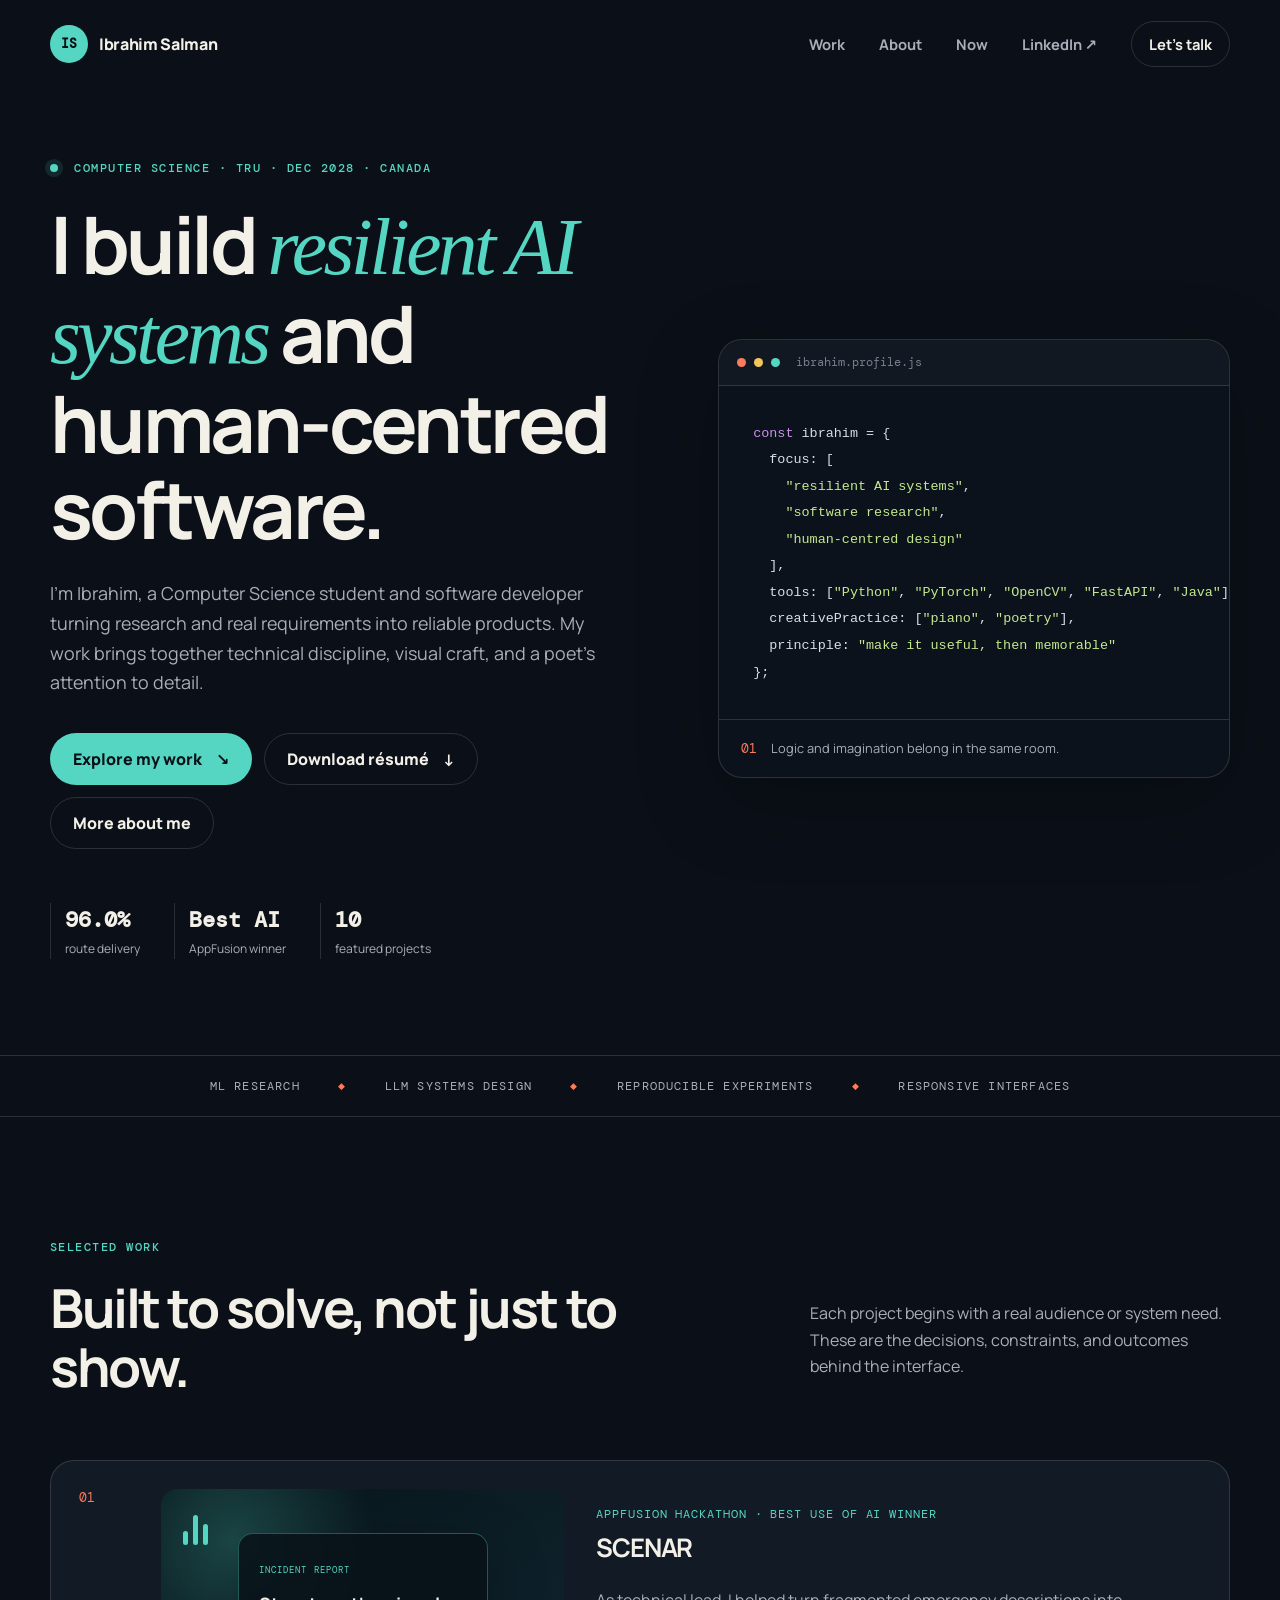
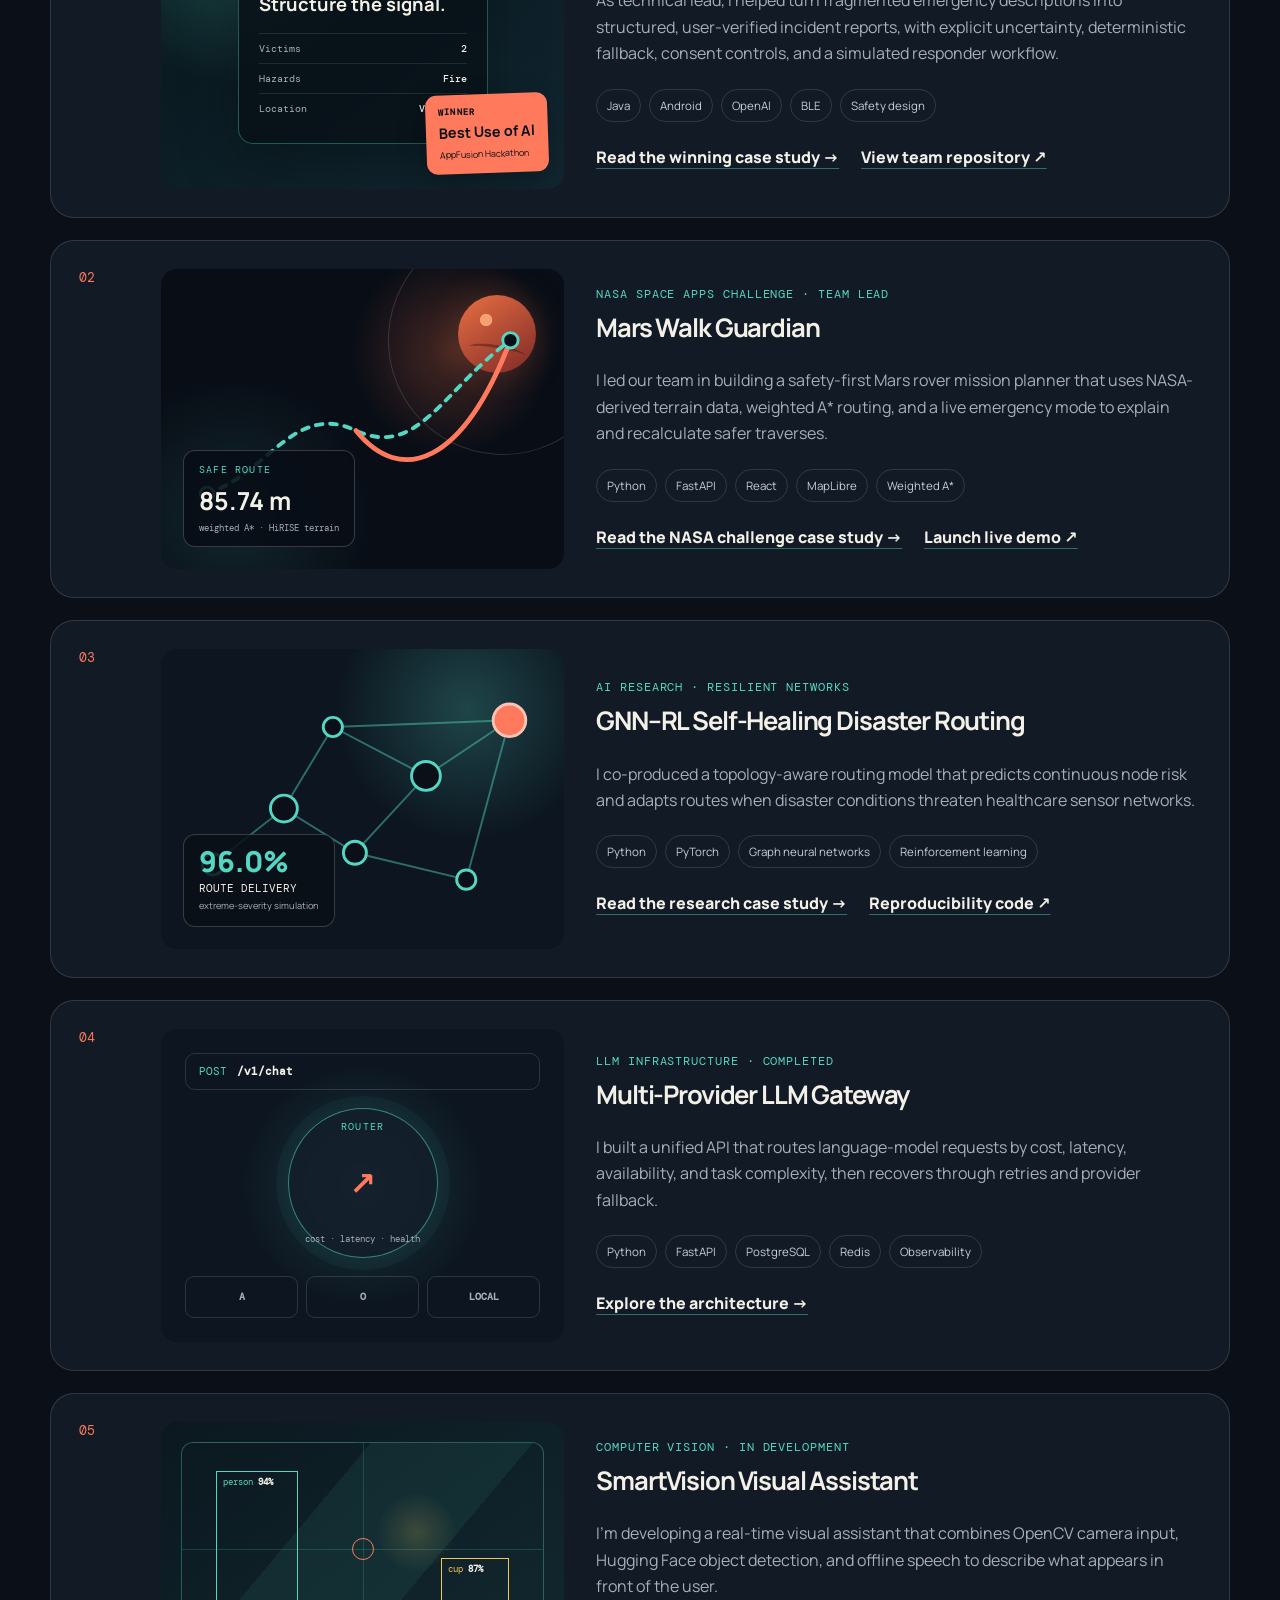
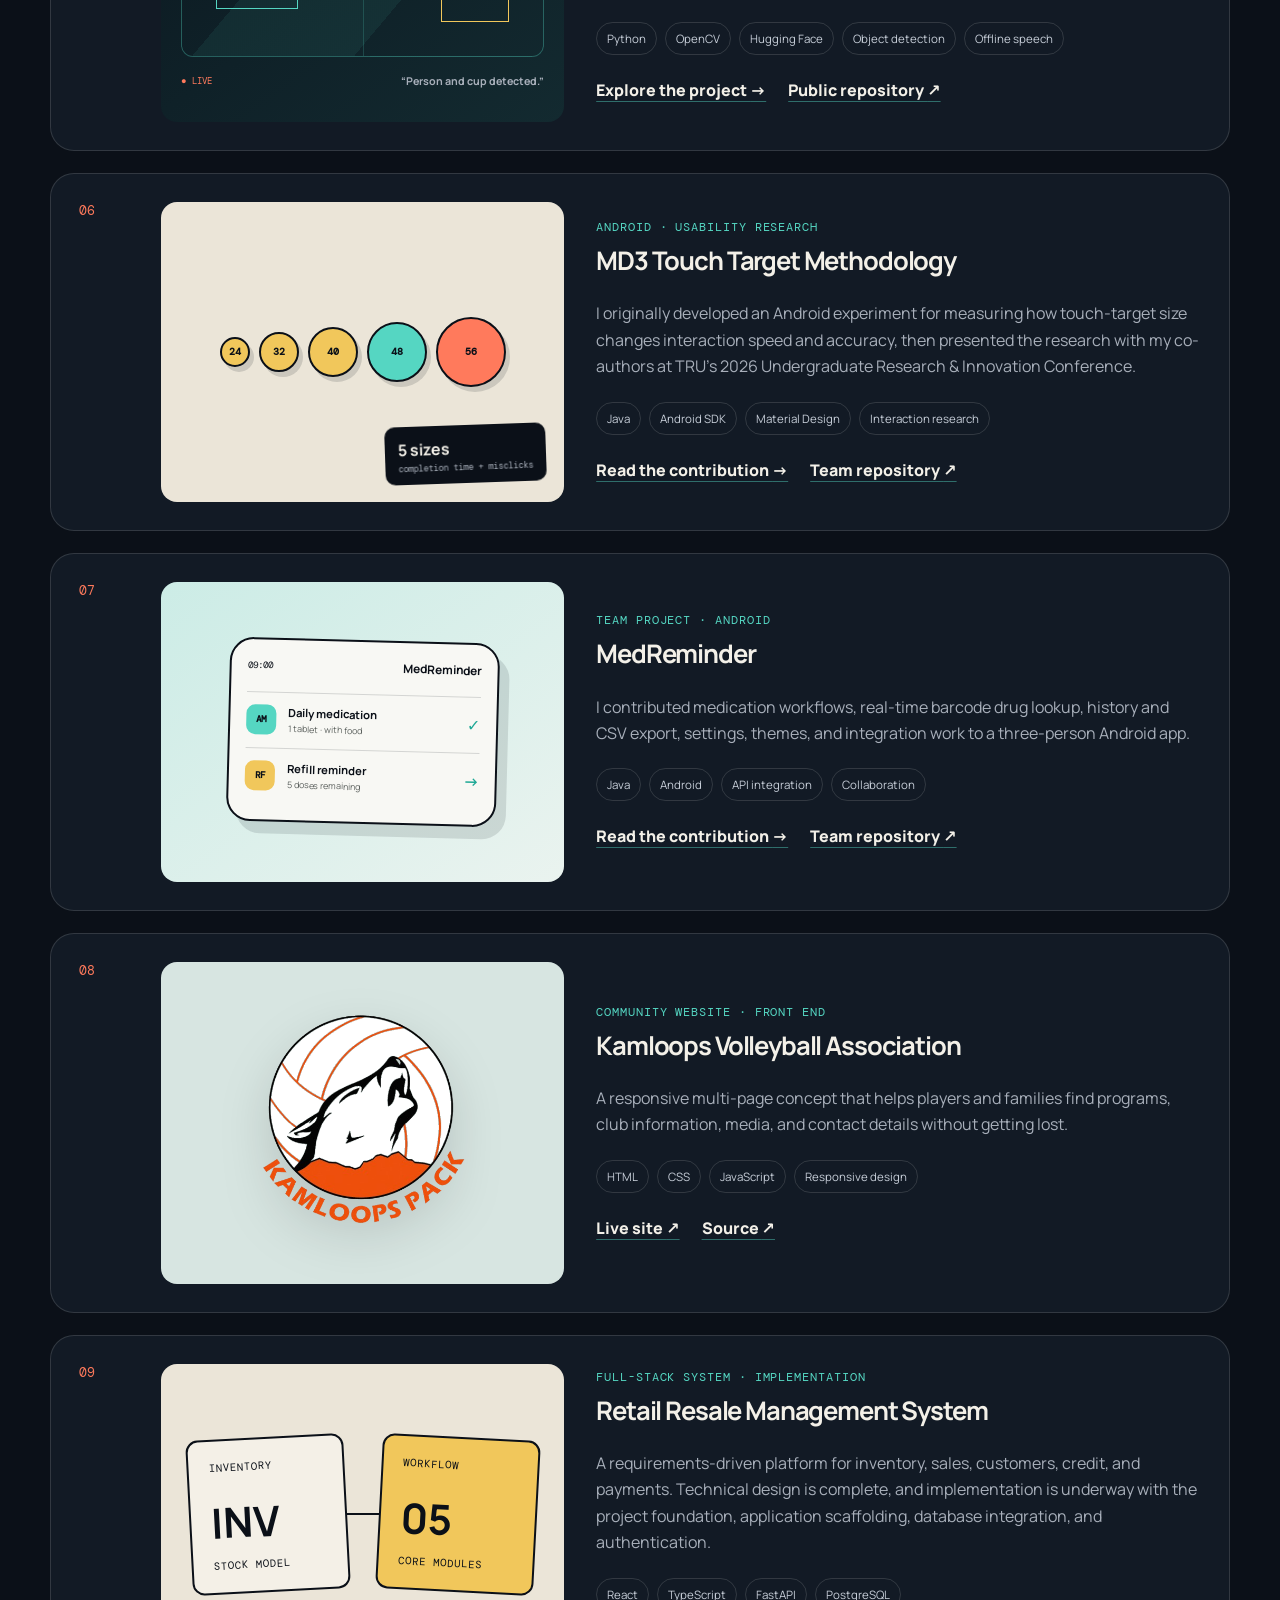
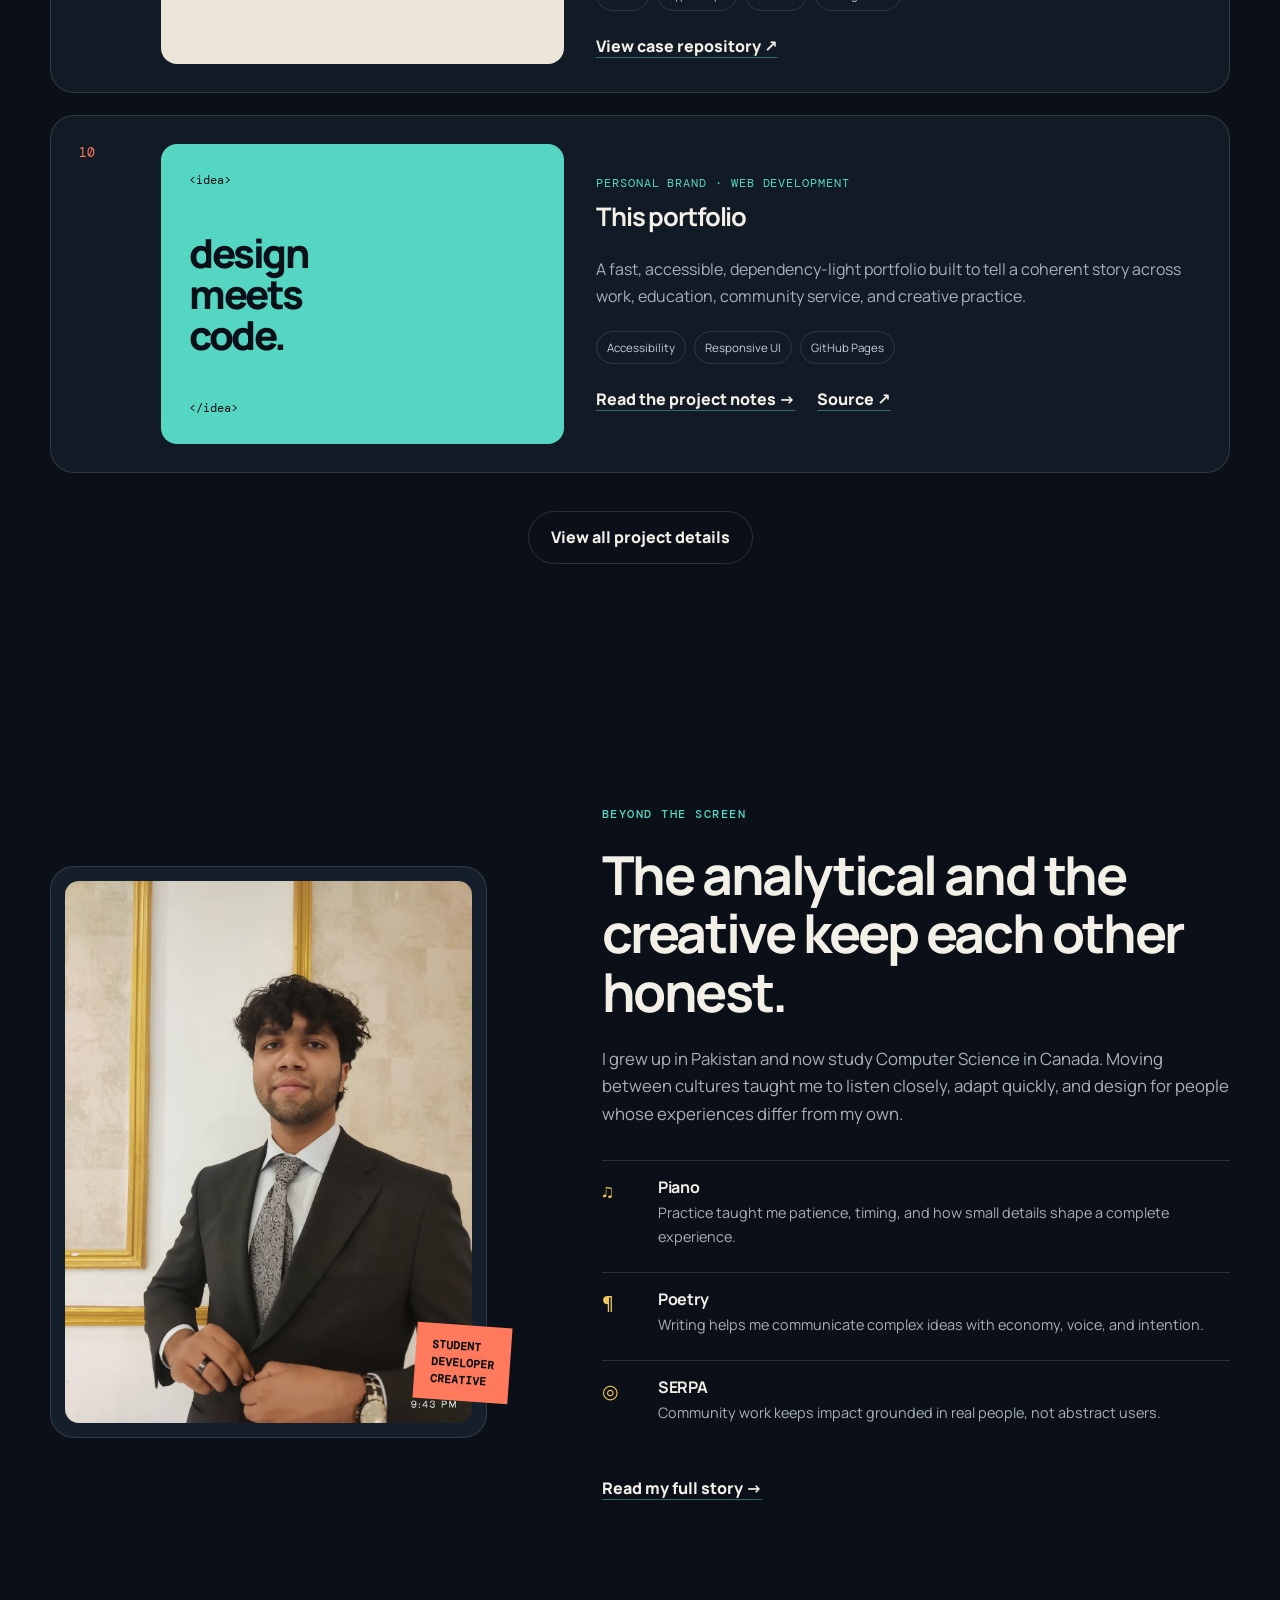
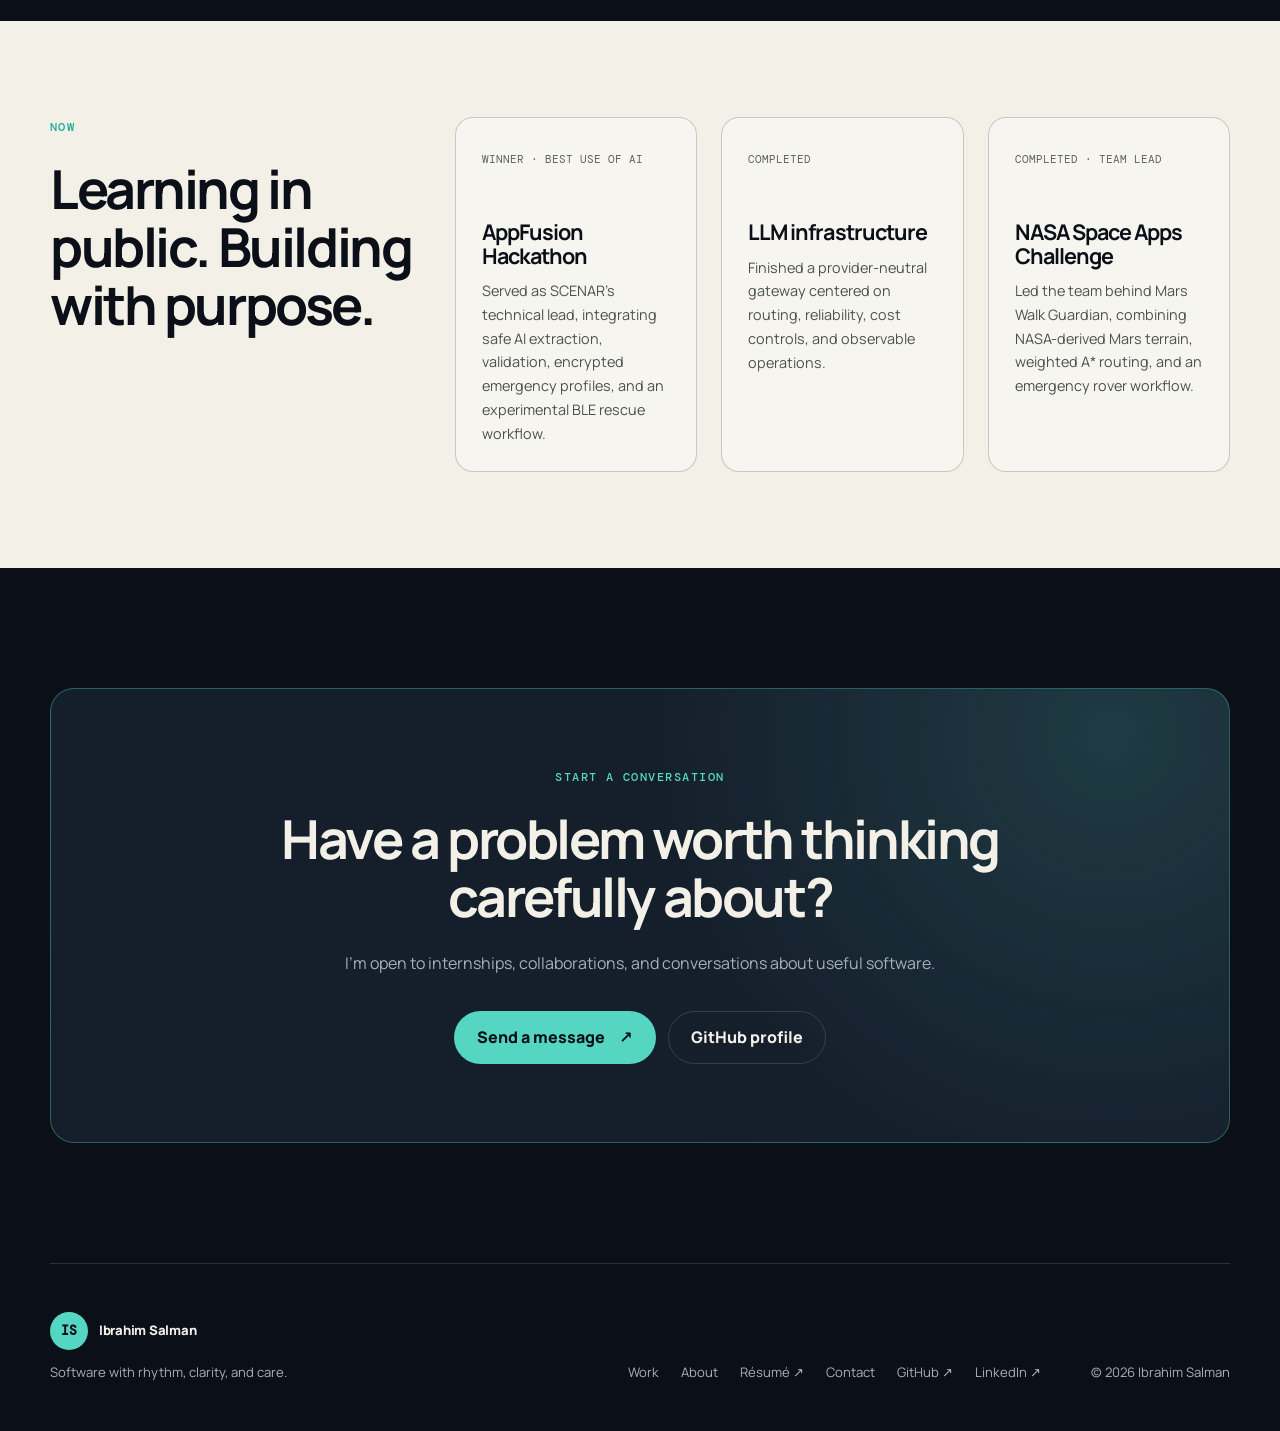
<file: index.html>
<!doctype html>
<html lang="en">
<head>
  <meta charset="utf-8">
  <meta name="viewport" content="width=device-width, initial-scale=1">
  <meta name="description" content="Ibrahim Salman is a Computer Science student researching resilient AI systems and building thoughtful software and web experiences.">
  <meta name="theme-color" content="#0b1018">
  <meta property="og:title" content="Ibrahim Salman — Software Developer">
  <meta property="og:description" content="Practical software, thoughtful interfaces, and work built with rhythm, clarity, and care.">
  <meta property="og:type" content="website">
  <meta property="og:url" content="https://ibrahimsalman.me/">
  <meta property="og:image" content="https://ibrahimsalman.me/images/og-card.png">
  <meta property="og:image:width" content="1200">
  <meta property="og:image:height" content="630">
  <meta property="og:image:alt" content="Ibrahim Salman — building resilient AI and human-centred software">
  <meta name="twitter:card" content="summary_large_image">
  <meta name="twitter:title" content="Ibrahim Salman — Software Developer">
  <meta name="twitter:description" content="Computer Science student building resilient AI systems and human-centred software.">
  <meta name="twitter:image" content="https://ibrahimsalman.me/images/og-card.png">
  <link rel="canonical" href="https://ibrahimsalman.me/">
  <title>Ibrahim Salman — Software Developer</title>
  <link rel="icon" href="images/favicon.svg" type="image/svg+xml">
  <link rel="preconnect" href="https://fonts.googleapis.com">
  <link rel="preconnect" href="https://fonts.gstatic.com" crossorigin>
  <link href="https://fonts.googleapis.com/css2?family=DM+Mono:wght@400;500&family=Manrope:wght@400;500;600;700;800&display=swap" rel="stylesheet">
  <link rel="stylesheet" href="prototype.css?v=20261124-scenar">
  <script src="prototype.js?v=20260925" defer></script>
  <script type="application/ld+json">
  {
    "@context": "https://schema.org",
    "@type": "Person",
    "name": "Ibrahim Salman",
    "url": "https://ibrahimsalman.me/",
    "image": "https://ibrahimsalman.me/images/me.webp",
    "jobTitle": "Computer Science Student and Software Developer",
    "description": "Computer Science student building resilient AI systems and human-centred software.",
    "affiliation": {
      "@type": "CollegeOrUniversity",
      "name": "Thompson Rivers University"
    },
    "sameAs": [
      "https://github.com/Ibrahim2709-raaz",
      "https://ca.linkedin.com/in/ibrahim-salman-ab1a5835b"
    ],
    "knowsAbout": [
      "Software development",
      "Graph neural networks",
      "Reinforcement learning",
      "Large language model infrastructure",
      "Computer vision",
      "Android development",
      "Human-centred design"
    ]
  }
  </script>
</head>
<body>
  <a class="skip-link" href="#main">Skip to main content</a>
  <header class="site-header">
    <a class="brand" href="index.html" aria-label="Ibrahim Salman, home"><span class="brand-mark" aria-hidden="true">IS</span><span>Ibrahim Salman</span></a>
    <button class="menu-button" type="button" aria-expanded="false" aria-controls="site-nav"><span class="sr-only">Open navigation</span><span aria-hidden="true"></span><span aria-hidden="true"></span></button>
    <nav class="site-nav" id="site-nav" aria-label="Primary navigation">
      <a href="#work">Work</a><a href="About/about.html">About</a><a href="#now">Now</a><a href="https://ca.linkedin.com/in/ibrahim-salman-ab1a5835b" target="_blank" rel="noreferrer">LinkedIn ↗</a><a class="nav-cta" href="Contact/contact.html">Let’s talk</a>
    </nav>
  </header>

  <main id="main">
    <section class="hero section-shell">
      <div class="hero-copy reveal">
        <p class="eyebrow"><span class="status-dot" aria-hidden="true"></span> Computer Science · TRU · Dec 2028 · Canada</p>
        <h1>I build <em>resilient AI systems</em> and human-centred software.</h1>
        <p class="hero-lede">I’m Ibrahim, a Computer Science student and software developer turning research and real requirements into reliable products. My work brings together technical discipline, visual craft, and a poet’s attention to detail.</p>
        <div class="button-row"><a class="button button-primary" href="#work">Explore my work <span aria-hidden="true">↘</span></a><a class="button button-secondary" href="documents/Ibrahim-Salman-Resume.pdf" target="_blank" rel="noreferrer">Download résumé <span aria-hidden="true">↓</span></a><a class="button button-secondary" href="About/about.html">More about me</a></div>
        <ul class="hero-facts" aria-label="Evidence from featured work"><li><strong>96.0%</strong><span>route delivery</span></li><li><strong>Best AI</strong><span>AppFusion winner</span></li><li><strong>10</strong><span>featured projects</span></li></ul>
      </div>
      <div class="code-window reveal" aria-label="Developer profile represented as code">
        <div class="window-bar"><span></span><span></span><span></span><p>ibrahim.profile.js</p></div>
        <pre><code><span class="code-key">const</span> ibrahim = {
  focus: [
    <span class="code-string">"resilient AI systems"</span>,
    <span class="code-string">"software research"</span>,
    <span class="code-string">"human-centred design"</span>
  ],
  tools: [<span class="code-string">"Python"</span>, <span class="code-string">"PyTorch"</span>, <span class="code-string">"OpenCV"</span>, <span class="code-string">"FastAPI"</span>, <span class="code-string">"Java"</span>],
  creativePractice: [<span class="code-string">"piano"</span>, <span class="code-string">"poetry"</span>],
  principle: <span class="code-string">"make it useful, then memorable"</span>
};</code></pre>
        <div class="code-caption"><span>01</span> Logic and imagination belong in the same room.</div>
      </div>
    </section>

    <section class="proof-strip" aria-label="What I bring"><p>ML research</p><span>◆</span><p>LLM systems design</p><span>◆</span><p>Reproducible experiments</p><span>◆</span><p>Responsive interfaces</p></section>

    <section class="section-shell section-block" id="work">
      <div class="section-heading reveal">
        <div><p class="eyebrow">Selected work</p><h2>Built to solve, not just to show.</h2></div>
        <p>Each project begins with a real audience or system need. These are the decisions, constraints, and outcomes behind the interface.</p>
      </div>
      <div class="work-list">
        <article class="work-card reveal">
          <div class="work-number">01</div>
          <div class="work-visual scenar-visual" aria-hidden="true">
            <div class="scenar-signal"><span></span><span></span><span></span></div>
            <div class="scenar-report"><small>INCIDENT REPORT</small><strong>Structure the signal.</strong><div><span>Victims</span><b>2</b></div><div><span>Hazards</span><b>Fire</b></div><div><span>Location</span><b>Verified</b></div></div>
            <div class="scenar-award"><span>WINNER</span><strong>Best Use of AI</strong><small>AppFusion Hackathon</small></div>
          </div>
          <div class="work-copy">
            <p class="project-type">AppFusion Hackathon · Best Use of AI winner</p><h3>SCENAR</h3>
            <p>As technical lead, I helped turn fragmented emergency descriptions into structured, user-verified incident reports, with explicit uncertainty, deterministic fallback, consent controls, and a simulated responder workflow.</p>
            <ul class="tag-list"><li>Java</li><li>Android</li><li>OpenAI</li><li>BLE</li><li>Safety design</li></ul>
            <div class="text-links"><a href="Projects/projects.html#scenar">Read the winning case study <span aria-hidden="true">→</span></a><a href="https://github.com/Ibrahim2709-raaz/scenar" target="_blank" rel="noreferrer">View team repository <span aria-hidden="true">↗</span></a></div>
          </div>
        </article>
        <article class="work-card reveal">
          <div class="work-number">02</div>
          <div class="work-visual mars-visual" aria-hidden="true">
            <div class="mars-orbit"></div><div class="mars-planet"><span></span></div>
            <svg viewBox="0 0 420 280" role="presentation"><path class="mars-route mars-route-base" d="M48 218 C112 196 139 122 203 152 S294 109 364 58"/><path class="mars-route mars-route-emergency" d="M203 152 C250 210 314 188 364 58"/><circle cx="48" cy="218" r="7"/><circle cx="364" cy="58" r="8"/></svg>
            <div class="mars-telemetry"><span>SAFE ROUTE</span><strong>85.74 m</strong><small>weighted A* · HiRISE terrain</small></div>
          </div>
          <div class="work-copy">
            <p class="project-type">NASA Space Apps Challenge · Team lead</p><h3>Mars Walk Guardian</h3>
            <p>I led our team in building a safety-first Mars rover mission planner that uses NASA-derived terrain data, weighted A* routing, and a live emergency mode to explain and recalculate safer traverses.</p>
            <ul class="tag-list"><li>Python</li><li>FastAPI</li><li>React</li><li>MapLibre</li><li>Weighted A*</li></ul>
            <div class="text-links"><a href="Projects/projects.html#mars-walk-guardian">Read the NASA challenge case study <span aria-hidden="true">→</span></a><a href="https://ibrahim2709-raaz.github.io/mars-walk-guardian/" target="_blank" rel="noreferrer">Launch live demo <span aria-hidden="true">↗</span></a></div>
          </div>
        </article>
        <article class="work-card reveal">
          <div class="work-number">03</div>
          <div class="work-visual gnn-visual" aria-hidden="true">
            <svg viewBox="0 0 420 280" role="presentation"><g class="network-lines"><path d="M54 208 128 150 202 196 276 116 363 58M128 150 179 65 276 116M202 196 318 224 363 58M179 65 363 58"/></g><g class="network-nodes"><circle cx="54" cy="208" r="11"/><circle cx="128" cy="150" r="14"/><circle cx="179" cy="65" r="10"/><circle cx="202" cy="196" r="12"/><circle cx="276" cy="116" r="15"/><circle cx="318" cy="224" r="10"/><circle class="sink" cx="363" cy="58" r="17"/></g></svg>
            <div class="gnn-stat"><strong>96.0%</strong><span>route delivery</span><small>extreme-severity simulation</small></div>
          </div>
          <div class="work-copy">
            <p class="project-type">AI research · Resilient networks</p><h3>GNN–RL Self-Healing Disaster Routing</h3>
            <p>I co-produced a topology-aware routing model that predicts continuous node risk and adapts routes when disaster conditions threaten healthcare sensor networks.</p>
            <ul class="tag-list"><li>Python</li><li>PyTorch</li><li>Graph neural networks</li><li>Reinforcement learning</li></ul>
            <div class="text-links"><a href="Projects/projects.html#gnn-routing">Read the research case study <span aria-hidden="true">→</span></a><a href="https://github.com/Ibrahim2709-raaz/gnn-rl-disaster-routing" target="_blank" rel="noreferrer">Reproducibility code <span aria-hidden="true">↗</span></a></div>
          </div>
        </article>
        <article class="work-card reveal">
          <div class="work-number">04</div>
          <div class="work-visual gateway-visual" aria-hidden="true">
            <div class="gateway-request"><span>POST</span><strong>/v1/chat</strong></div>
            <div class="gateway-router"><small>ROUTER</small><strong>↗</strong><span>cost · latency · health</span></div>
            <div class="gateway-providers"><span>A</span><span>O</span><span>LOCAL</span></div>
          </div>
          <div class="work-copy">
            <p class="project-type">LLM infrastructure · Completed</p><h3>Multi-Provider LLM Gateway</h3>
            <p>I built a unified API that routes language-model requests by cost, latency, availability, and task complexity, then recovers through retries and provider fallback.</p>
            <ul class="tag-list"><li>Python</li><li>FastAPI</li><li>PostgreSQL</li><li>Redis</li><li>Observability</li></ul>
            <div class="text-links"><a href="Projects/projects.html#llm-gateway">Explore the architecture <span aria-hidden="true">→</span></a></div>
          </div>
        </article>
        <article class="work-card reveal">
          <div class="work-number">05</div>
          <div class="work-visual vision-visual" aria-hidden="true">
            <div class="vision-frame"><span class="vision-box vision-box-person">person <b>94%</b></span><span class="vision-box vision-box-cup">cup <b>87%</b></span><span class="vision-focus"></span></div>
            <div class="vision-caption"><span>● LIVE</span><strong>“Person and cup detected.”</strong></div>
          </div>
          <div class="work-copy">
            <p class="project-type">Computer vision · In development</p><h3>SmartVision Visual Assistant</h3>
            <p>I’m developing a real-time visual assistant that combines OpenCV camera input, Hugging Face object detection, and offline speech to describe what appears in front of the user.</p>
            <ul class="tag-list"><li>Python</li><li>OpenCV</li><li>Hugging Face</li><li>Object detection</li><li>Offline speech</li></ul>
            <div class="text-links"><a href="Projects/projects.html#smartvision">Explore the project <span aria-hidden="true">→</span></a><a href="https://github.com/Ibrahim2709-raaz/smartvision" target="_blank" rel="noreferrer">Public repository <span aria-hidden="true">↗</span></a></div>
          </div>
        </article>
        <article class="work-card reveal">
          <div class="work-number">06</div>
          <div class="work-visual touch-visual" aria-hidden="true">
            <div class="touch-targets"><span>24</span><span>32</span><span>40</span><span>48</span><span>56</span></div>
            <div class="touch-readout"><strong>5 sizes</strong><small>completion time + misclicks</small></div>
          </div>
          <div class="work-copy">
            <p class="project-type">Android · Usability research</p><h3>MD3 Touch Target Methodology</h3>
            <p>I originally developed an Android experiment for measuring how touch-target size changes interaction speed and accuracy, then presented the research with my co-authors at TRU’s 2026 Undergraduate Research &amp; Innovation Conference.</p>
            <ul class="tag-list"><li>Java</li><li>Android SDK</li><li>Material Design</li><li>Interaction research</li></ul>
            <div class="text-links"><a href="Projects/projects.html#md3">Read the contribution <span aria-hidden="true">→</span></a><a href="https://github.com/mrtonguelicker/MD3Methodology" target="_blank" rel="noreferrer">Team repository <span aria-hidden="true">↗</span></a></div>
          </div>
        </article>
        <article class="work-card reveal">
          <div class="work-number">07</div>
          <div class="work-visual med-visual" aria-hidden="true">
            <div class="phone-card"><div class="med-head"><span>09:00</span><strong>MedReminder</strong></div><div class="med-row"><span>AM</span><div><b>Daily medication</b><small>1 tablet · with food</small></div><strong>✓</strong></div><div class="med-row"><span>RF</span><div><b>Refill reminder</b><small>5 doses remaining</small></div><strong>→</strong></div></div>
          </div>
          <div class="work-copy">
            <p class="project-type">Team project · Android</p><h3>MedReminder</h3>
            <p>I contributed medication workflows, real-time barcode drug lookup, history and CSV export, settings, themes, and integration work to a three-person Android app.</p>
            <ul class="tag-list"><li>Java</li><li>Android</li><li>API integration</li><li>Collaboration</li></ul>
            <div class="text-links"><a href="Projects/projects.html#med-reminder">Read the contribution <span aria-hidden="true">→</span></a><a href="https://github.com/mrtonguelicker/MedReminder" target="_blank" rel="noreferrer">Team repository <span aria-hidden="true">↗</span></a></div>
          </div>
        </article>
        <article class="work-card reveal">
          <div class="work-number">08</div>
          <div class="work-visual kva-visual"><img src="images/kva.png" alt="Kamloops Pack wolf and volleyball logo" loading="lazy"></div>
          <div class="work-copy">
            <p class="project-type">Community website · Front end</p><h3>Kamloops Volleyball Association</h3>
            <p>A responsive multi-page concept that helps players and families find programs, club information, media, and contact details without getting lost.</p>
            <ul class="tag-list"><li>HTML</li><li>CSS</li><li>JavaScript</li><li>Responsive design</li></ul>
            <div class="text-links"><a href="https://ibrahim2709-raaz.github.io/KVA-Project/" target="_blank" rel="noreferrer">Live site <span aria-hidden="true">↗</span></a><a href="https://github.com/Ibrahim2709-raaz/KVA-Project" target="_blank" rel="noreferrer">Source <span aria-hidden="true">↗</span></a></div>
          </div>
        </article>
        <article class="work-card reveal">
          <div class="work-number">09</div>
          <div class="work-visual system-visual" aria-hidden="true"><div class="system-card"><span>inventory</span><strong>INV</strong><small>stock model</small></div><div class="system-line"></div><div class="system-card system-card-alt"><span>workflow</span><strong>05</strong><small>core modules</small></div></div>
          <div class="work-copy">
            <p class="project-type">Full-stack system · Implementation</p><h3>Retail Resale Management System</h3>
            <p>A requirements-driven platform for inventory, sales, customers, credit, and payments. Technical design is complete, and implementation is underway with the project foundation, application scaffolding, database integration, and authentication.</p>
            <ul class="tag-list"><li>React</li><li>TypeScript</li><li>FastAPI</li><li>PostgreSQL</li></ul>
            <div class="text-links"><a href="https://github.com/Ibrahim2709-raaz/retail-resale-management-system" target="_blank" rel="noreferrer">View case repository <span aria-hidden="true">↗</span></a></div>
          </div>
        </article>
        <article class="work-card reveal">
          <div class="work-number">10</div>
          <div class="work-visual portfolio-visual" aria-hidden="true"><span>&lt;idea&gt;</span><strong>design<br>meets<br>code.</strong><span>&lt;/idea&gt;</span></div>
          <div class="work-copy">
            <p class="project-type">Personal brand · Web development</p><h3>This portfolio</h3>
            <p>A fast, accessible, dependency-light portfolio built to tell a coherent story across work, education, community service, and creative practice.</p>
            <ul class="tag-list"><li>Accessibility</li><li>Responsive UI</li><li>GitHub Pages</li></ul>
            <div class="text-links"><a href="Projects/projects.html">Read the project notes <span aria-hidden="true">→</span></a><a href="https://github.com/Ibrahim2709-raaz/portfolio-website" target="_blank" rel="noreferrer">Source <span aria-hidden="true">↗</span></a></div>
          </div>
        </article>
      </div>
      <div class="center-row"><a class="button button-secondary" href="Projects/projects.html">View all project details</a></div>
    </section>

    <section class="section-shell story-grid section-block" id="about">
      <div class="portrait-frame reveal"><img src="images/me.webp" alt="Portrait of Ibrahim Salman" loading="lazy" width="1125" height="1500"><span class="portrait-note">Student<br>Developer<br>Creative</span></div>
      <div class="story-copy reveal">
        <p class="eyebrow">Beyond the screen</p><h2>The analytical and the creative keep each other honest.</h2>
        <p>I grew up in Pakistan and now study Computer Science in Canada. Moving between cultures taught me to listen closely, adapt quickly, and design for people whose experiences differ from my own.</p>
        <div class="story-points">
          <article><span>♫</span><div><h3>Piano</h3><p>Practice taught me patience, timing, and how small details shape a complete experience.</p></div></article>
          <article><span>¶</span><div><h3>Poetry</h3><p>Writing helps me communicate complex ideas with economy, voice, and intention.</p></div></article>
          <article><span>◎</span><div><h3>SERPA</h3><p>Community work keeps impact grounded in real people, not abstract users.</p></div></article>
        </div>
        <a class="text-link" href="About/about.html">Read my full story <span aria-hidden="true">→</span></a>
      </div>
    </section>

    <section class="now-section" id="now">
      <div class="section-shell now-grid">
        <div class="reveal"><p class="eyebrow">Now</p><h2>Learning in public. Building with purpose.</h2></div>
        <div class="now-card reveal"><span>Winner · Best Use of AI</span><h3>AppFusion Hackathon</h3><p>Served as SCENAR’s technical lead, integrating safe AI extraction, validation, encrypted emergency profiles, and an experimental BLE rescue workflow.</p></div>
        <div class="now-card reveal"><span>Completed</span><h3>LLM infrastructure</h3><p>Finished a provider-neutral gateway centered on routing, reliability, cost controls, and observable operations.</p></div>
        <div class="now-card reveal"><span>Completed · Team lead</span><h3>NASA Space Apps Challenge</h3><p>Led the team behind Mars Walk Guardian, combining NASA-derived Mars terrain, weighted A* routing, and an emergency rover workflow.</p></div>
      </div>
    </section>

    <section class="section-shell contact-callout reveal">
      <p class="eyebrow">Start a conversation</p><h2>Have a problem worth thinking carefully about?</h2><p>I’m open to internships, collaborations, and conversations about useful software.</p>
      <div class="button-row"><a class="button button-primary" href="Contact/contact.html">Send a message <span aria-hidden="true">↗</span></a><a class="button button-secondary" href="https://github.com/Ibrahim2709-raaz" target="_blank" rel="noreferrer">GitHub profile</a></div>
    </section>
  </main>

  <footer class="site-footer">
    <div><a class="brand" href="index.html"><span class="brand-mark" aria-hidden="true">IS</span><span>Ibrahim Salman</span></a><p>Software with rhythm, clarity, and care.</p></div>
    <div class="footer-links"><a href="#work">Work</a><a href="About/about.html">About</a><a href="documents/Ibrahim-Salman-Resume.pdf" target="_blank" rel="noreferrer">Résumé ↗</a><a href="Contact/contact.html">Contact</a><a href="https://github.com/Ibrahim2709-raaz" target="_blank" rel="noreferrer">GitHub ↗</a><a href="https://ca.linkedin.com/in/ibrahim-salman-ab1a5835b" target="_blank" rel="noreferrer">LinkedIn ↗</a></div>
    <p>© <span data-current-year>2026</span> Ibrahim Salman</p>
  </footer>
</body>
</html>
</file>
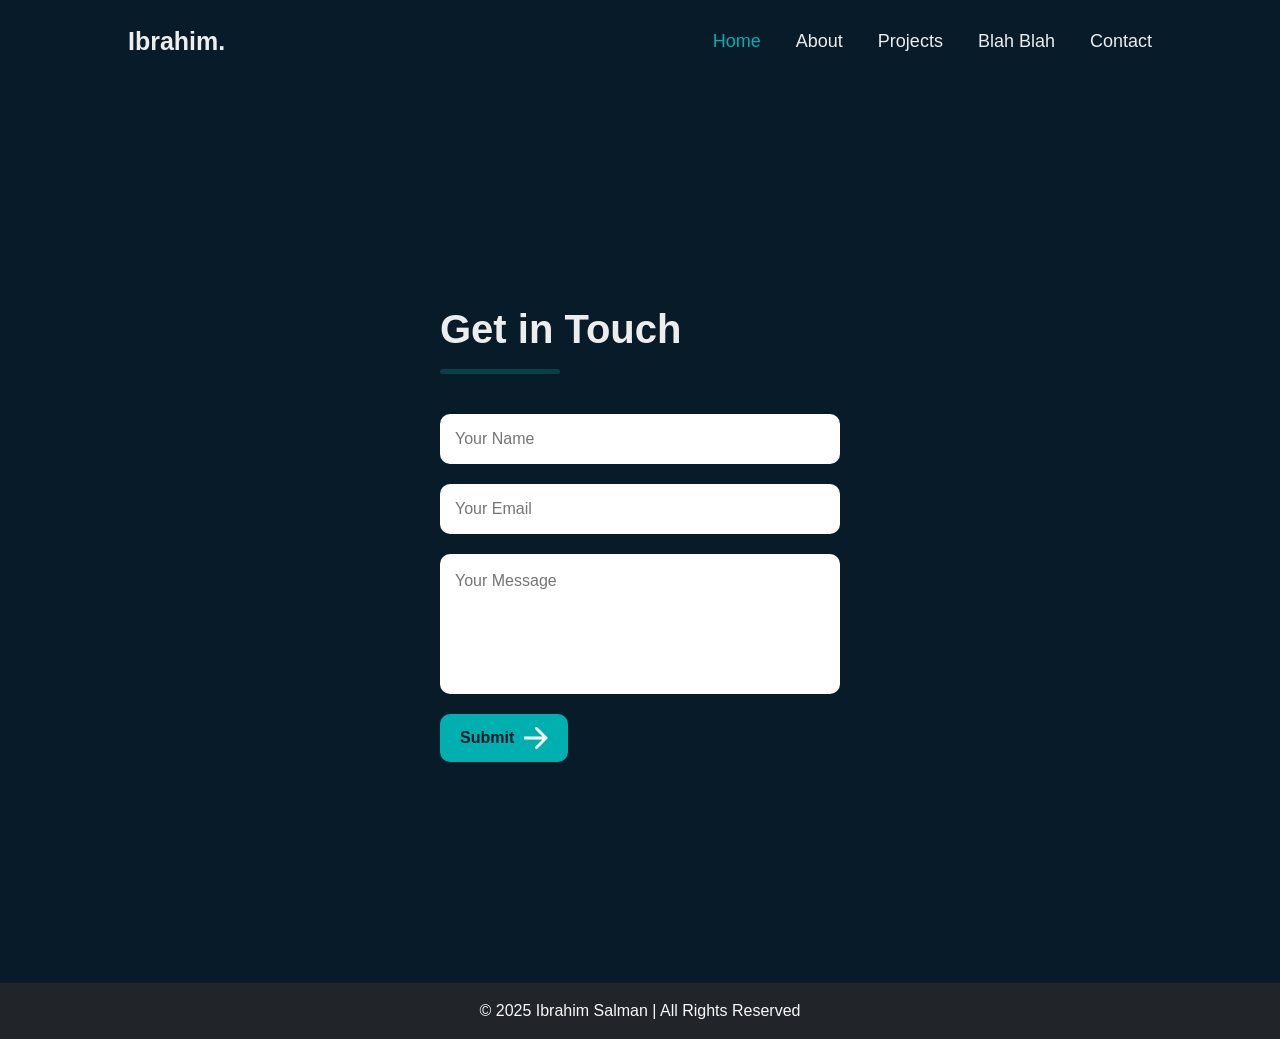
<file: contact.html>
<!DOCTYPE html>
<html lang="en">
<head>
    <meta charset="UTF-8">
    <meta name="viewport" content="width=device-width, initial-scale=1.0">
    <title>Contact Me</title>
    <!-- Bootstrap CSS -->
  <link href="https://cdn.jsdelivr.net/npm/bootstrap@5.3.2/dist/css/bootstrap.min.css" rel="stylesheet">

    <style>
        * {
            margin: 0;
            padding: 0;
            box-sizing: border-box;
            font-family: "Poppins", sans-serif;
        }

        body {
            background: #081b29;
            color: #ededed;
        }

        .header {
            position: relative;
            top: 0;
            left: 0;
            width: 100%;
            padding: 20px 10%;
            display: flex;
            justify-content: space-between;
            align-items: center;
            z-index: 100;
        }

        .logo {
            font-size: 25px;
            color: #ededed;
            text-decoration: none;
            font-weight: 600;
            cursor: default;
            opacity: 0;
            animation: slideRight 1s ease forwards;
        }

        /* Hamburger button */
        .menu-btn {
            display: none;
            font-size: 30px;
            color: #ededed;
            cursor: pointer;
        }

        .navbar a {
            font-size: 18px;
            color: #ededed;
            text-decoration: none;
            font-weight: 500;
            margin-left: 35px;
            transition: .3s;
            opacity: 0;
            animation: slideTop 0.5s ease forwards;
            animation-delay: calc(.2s * var(--i));
        }

        .navbar a:hover,
        .navbar a.active {
            color: #00afb0;
        }

        /* Mobile styles */
        @media (max-width: 768px) {
            .menu-btn {
                display: block;
            }

            .navbar {
                display: none;
                position: absolute;
                top: 70px;
                right: 10%;
                background: #222;
                flex-direction: column;
                width: 200px;
                padding: 10px;
                border-radius: 8px;
            }

            .navbar.active {
                display: flex;
            }

            .navbar a {
                margin: 15px 0;
            }
        }

        @keyframes slideRight {
            0% { transform: translateX(-100px); opacity: 0; }
            100% { transform: translateX(0px); opacity: 1; }
        }

        @keyframes slideTop {
            0% { transform: translateY(100px); opacity: 0; }
            100% { transform: translateY(0px); opacity: 1; }
        }

        .contact-container {
            height: 100vh;
            display: flex;
            flex-direction: column; 
            align-items: center;
            justify-content: center; 
            gap: 20px; 
            transition: .3s;
            opacity: 0;
            animation: slideTop 1.5s ease forwards;
            animation-delay: calc(.2s * var(--i));
        }

        .contact-left {
            display: flex;
            flex-direction: column;
            align-items: flex-start;
            gap: 20px;
        }

        .contact-left-title h2 {
            font-weight: 600;
            color: #ededed;
            font-size: 40px;
            margin-bottom: 5px;
        }

        .contact-left-title hr {
            border: none;
            width: 120px;
            height: 5px;
            background-color: #00afb0;
            border-radius: 10px;
            margin-bottom: 20px;
        }

        .contact-inputs {
            width: 400px;
            height: 50px;
            border: none;
            outline: none;
            padding: 15px;
            font-weight: 500;
            color: #081b29;
            border-radius: 10px;
        }

        textarea.contact-inputs {
            height: 140px;
            padding-top: 15px;
            resize: none;
        }

        .contact-inputs:focus {
            border: 2px solid #00afb0;
        }

        button {
            padding: 12px 20px;
            background: #00afb0;
            color: #081b29;
            border: none;
            border-radius: 10px;
            font-weight: 600;
            cursor: pointer;
            display: flex;
            align-items: center;
            gap: 10px;
            transition: 0.3s;
        }

        button:hover {
            background: #009090;
        }
    </style>
</head>
<body>
    <header class="header">
        <a href="#" class="logo">Ibrahim.</a>
        <div class="menu-btn" id="menu-btn">☰</div>
        <nav class="navbar" id="navbar"> 
            <a href="#" style="--i:1;" class="active">Home</a> 
            <a href="About/about.html" style="--i:2;">About</a> 
            <a href="#" style="--i:3;">Projects</a> 
            <a href="#" style="--i:4;">Blah Blah</a> 
            <a href="#" style="--i:5;">Contact</a> 
        </nav>
    </header>

    <div class="contact-container">
        <form action="https://api.web3forms.com/submit" method="post" class="contact-left">
            <div class="contact-left-title">
                <h2>Get in Touch</h2>
                <hr>
            </div>
            <input type="hidden" name="access_key" value="c65ec24a-02be-4178-a327-1d0630e4bd95">
            <input type="text" name="name" placeholder="Your Name" class="contact-inputs" required>
            <input type="email" name="email" placeholder="Your Email" class="contact-inputs" required>
            <textarea name="message" placeholder="Your Message" class="contact-inputs"></textarea>
            <button type="submit">Submit <img src="images/arrow_icon.png" alt=""></button>
        </form>
    </div>
    <footer class="bg-dark text-light text-center py-3">
    <p class="mb-0">© 2025 Ibrahim Salman | All Rights Reserved</p>
  </footer>
</body>
</html>
</file>
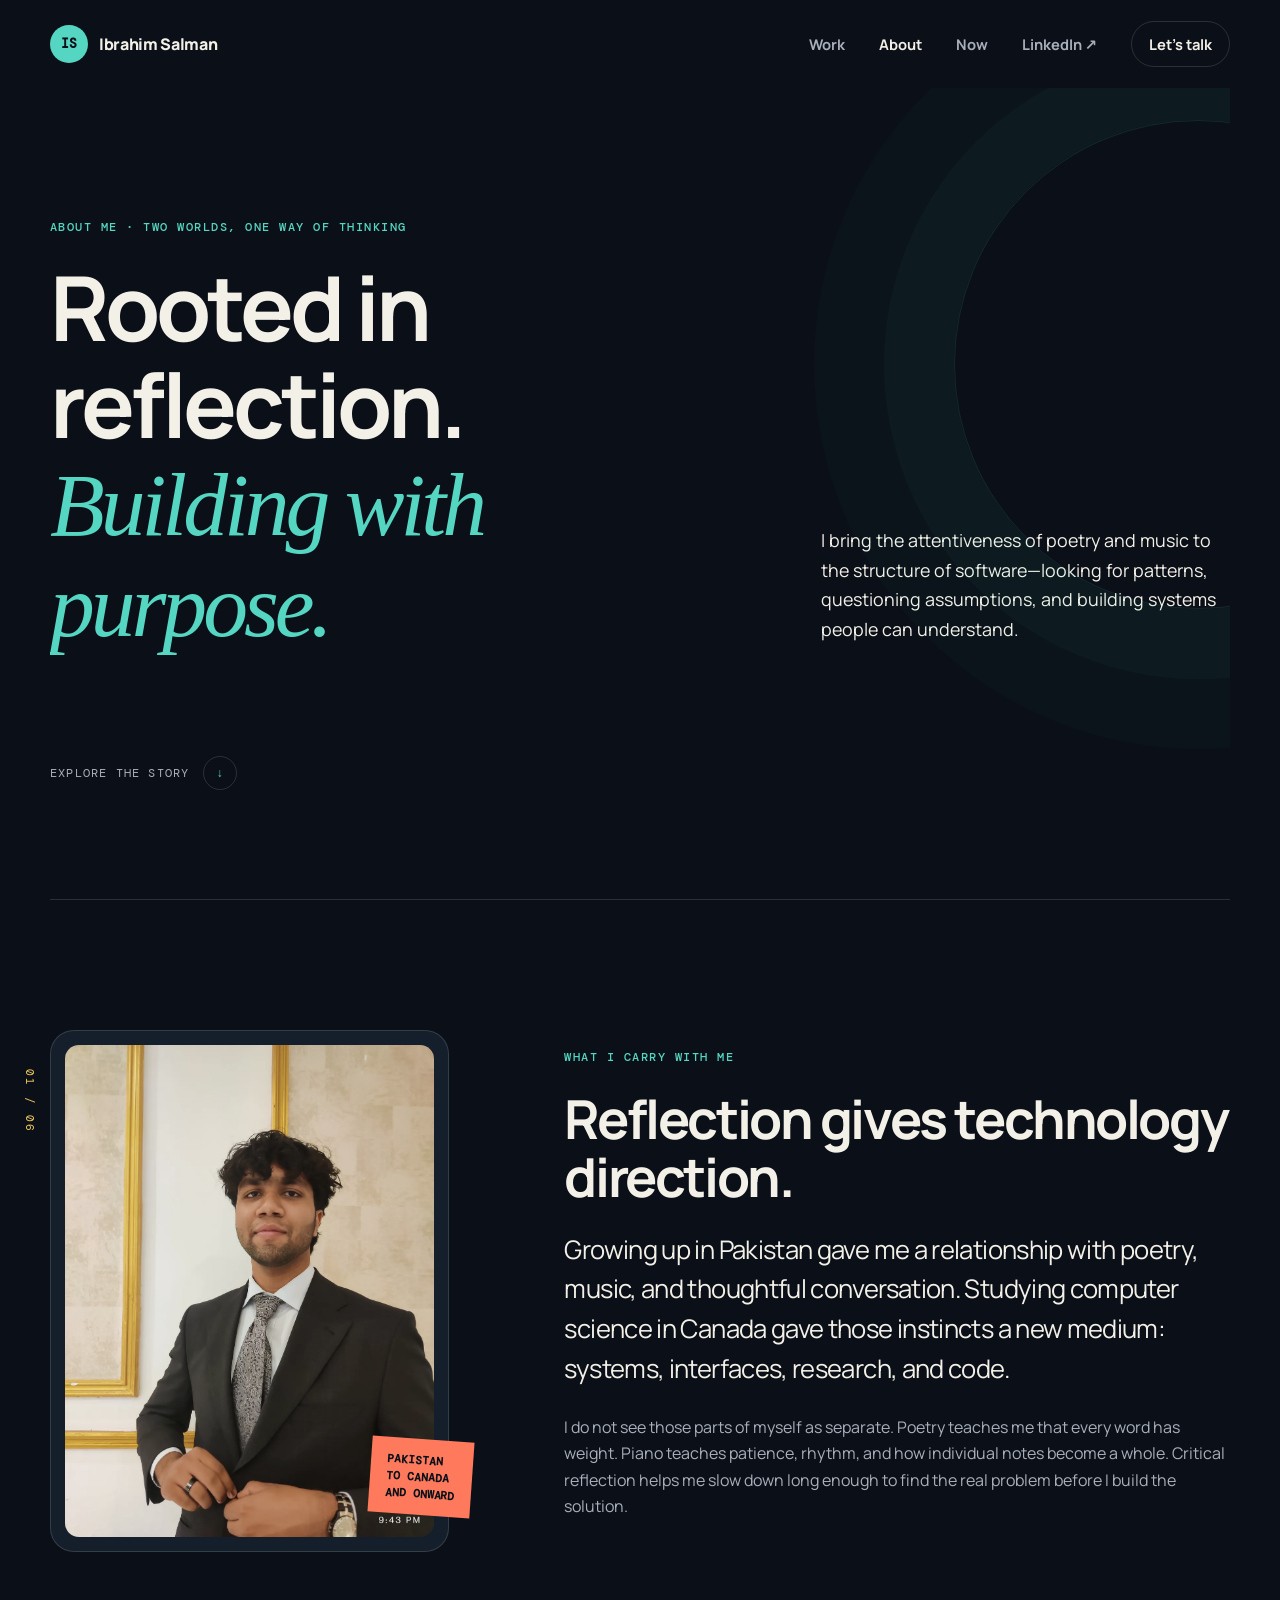
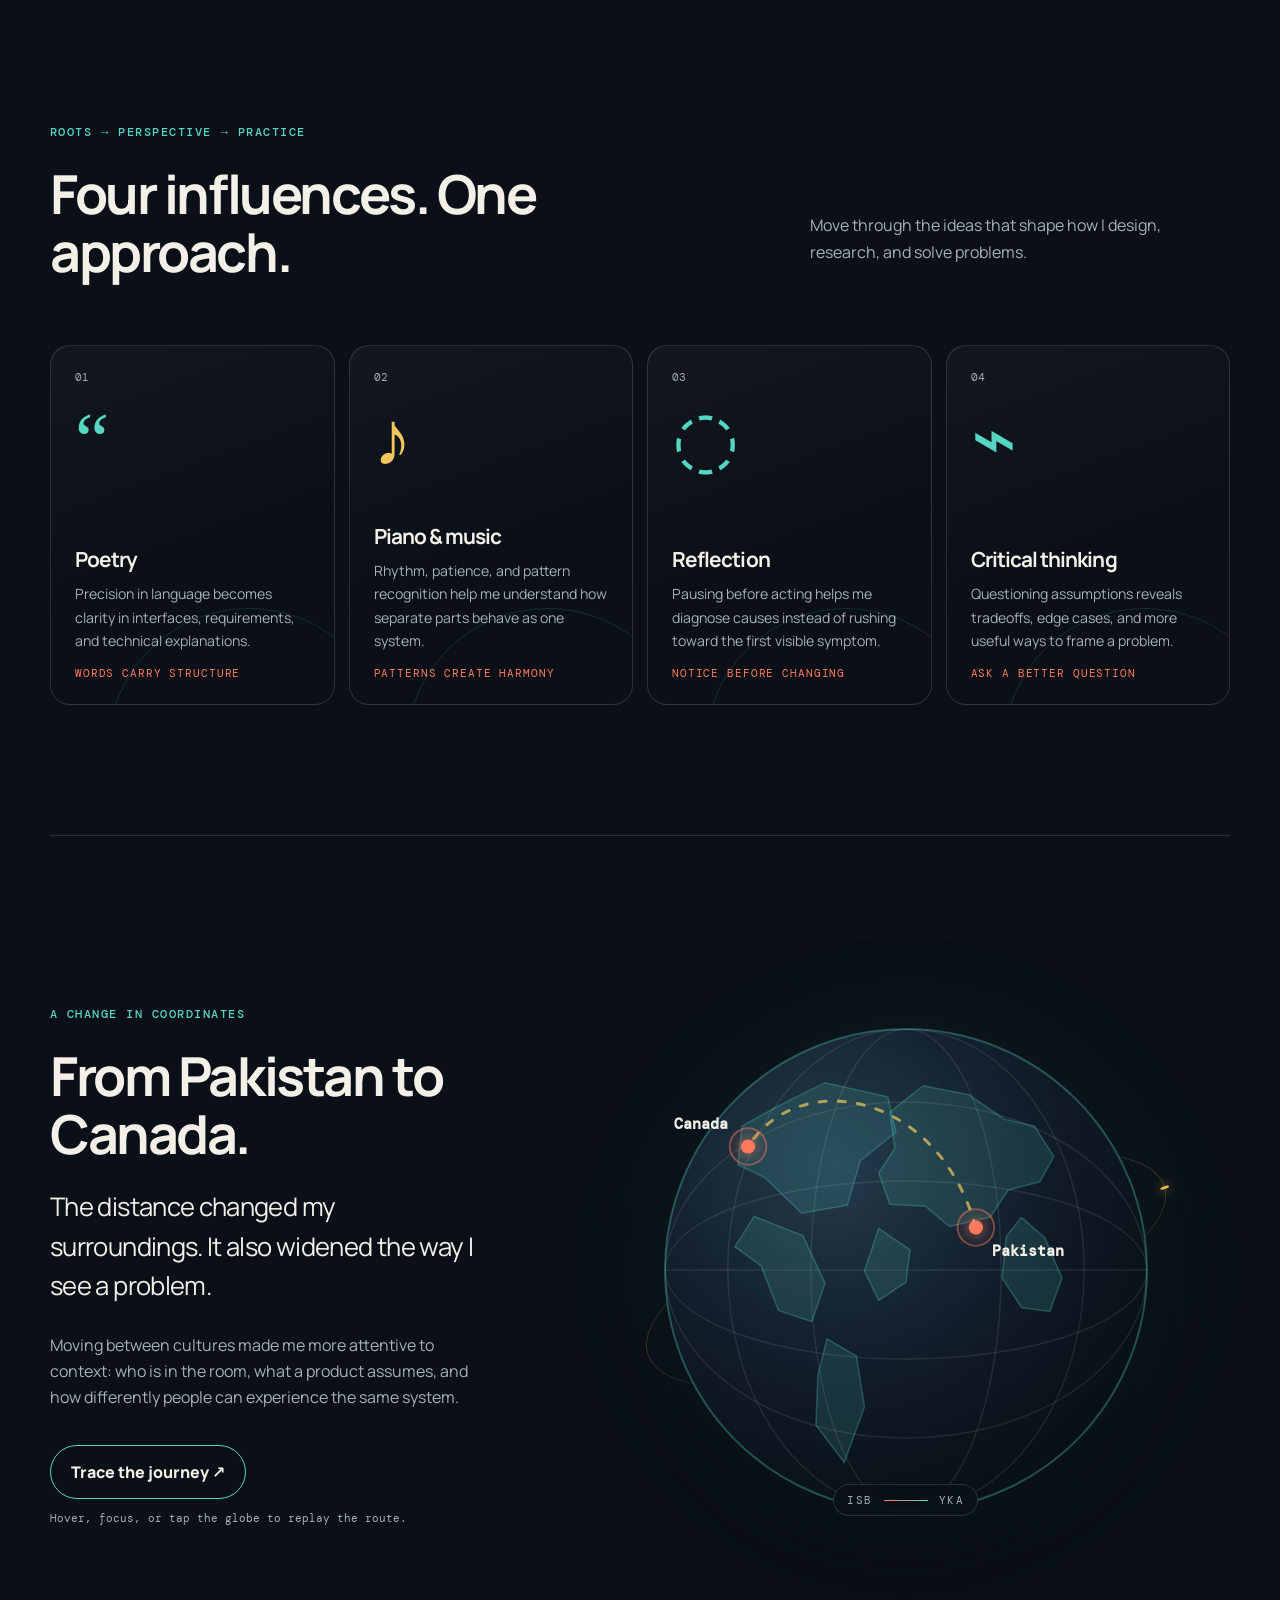
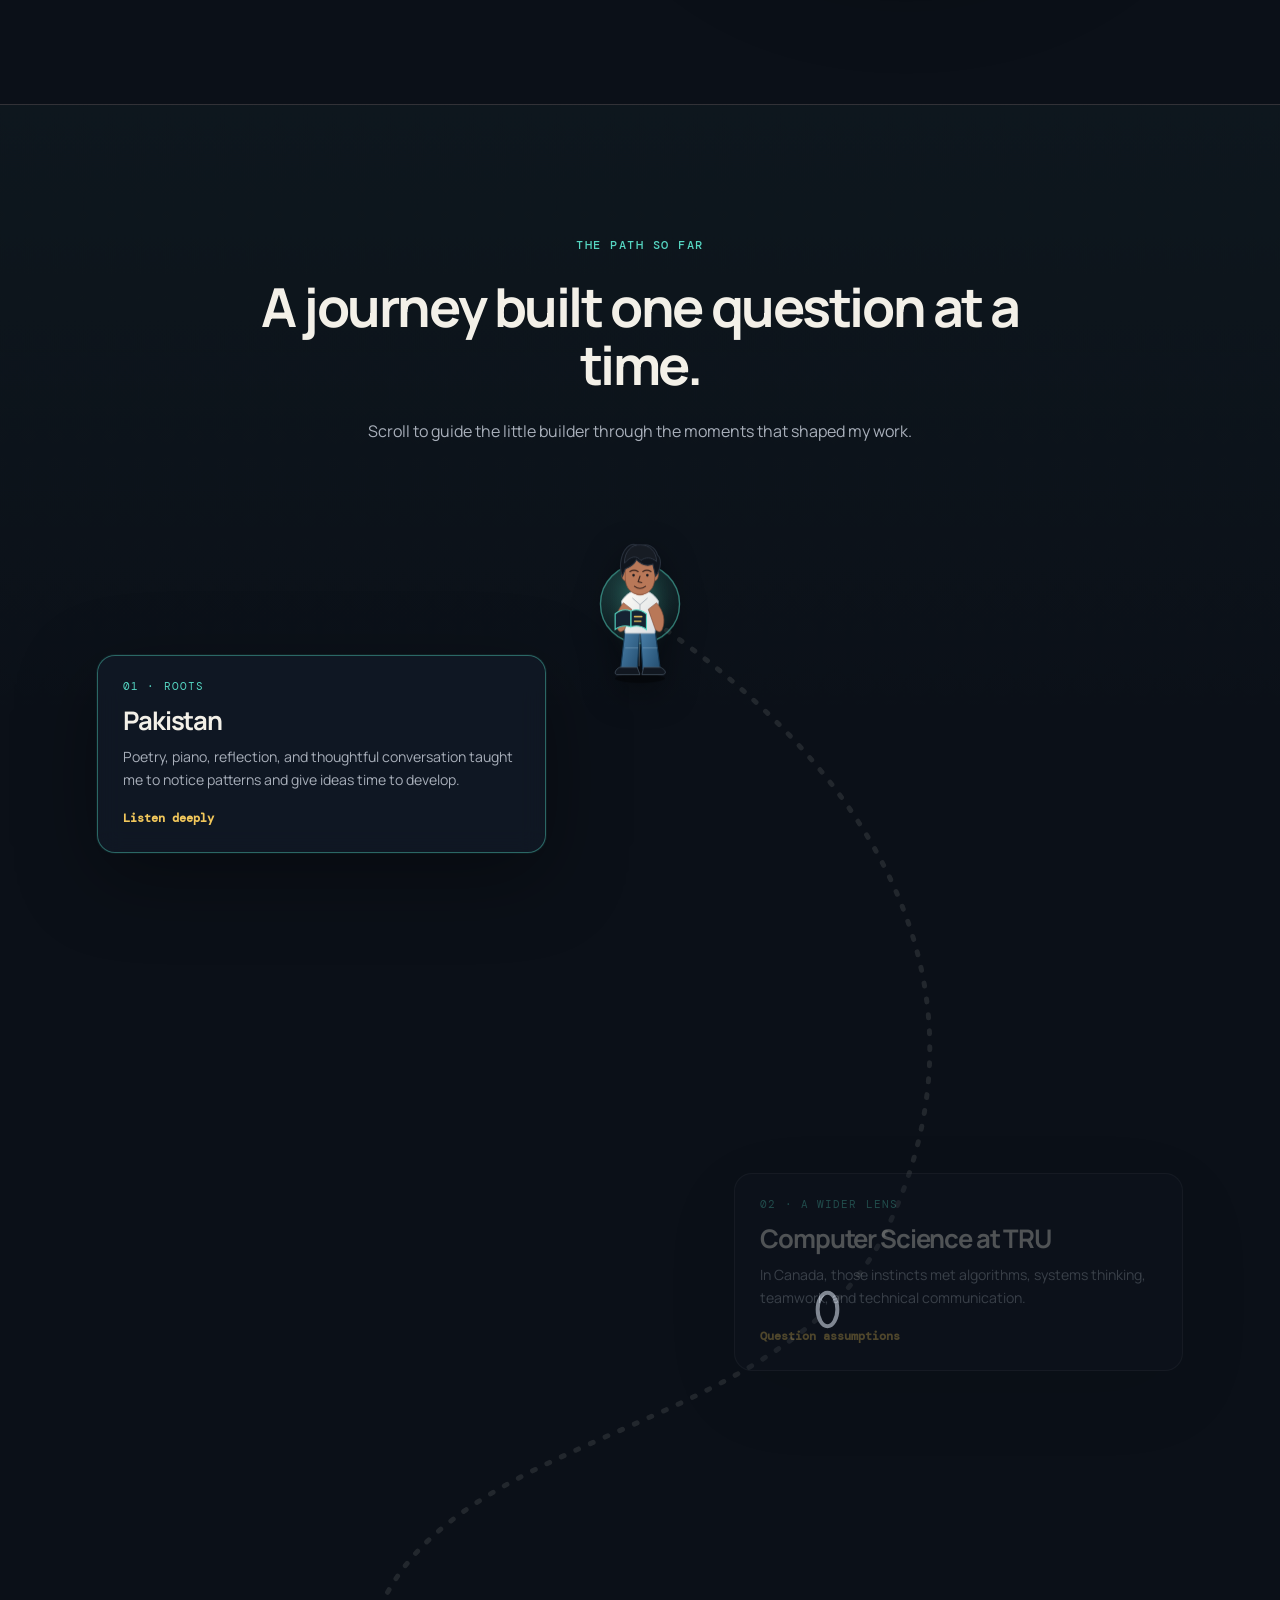
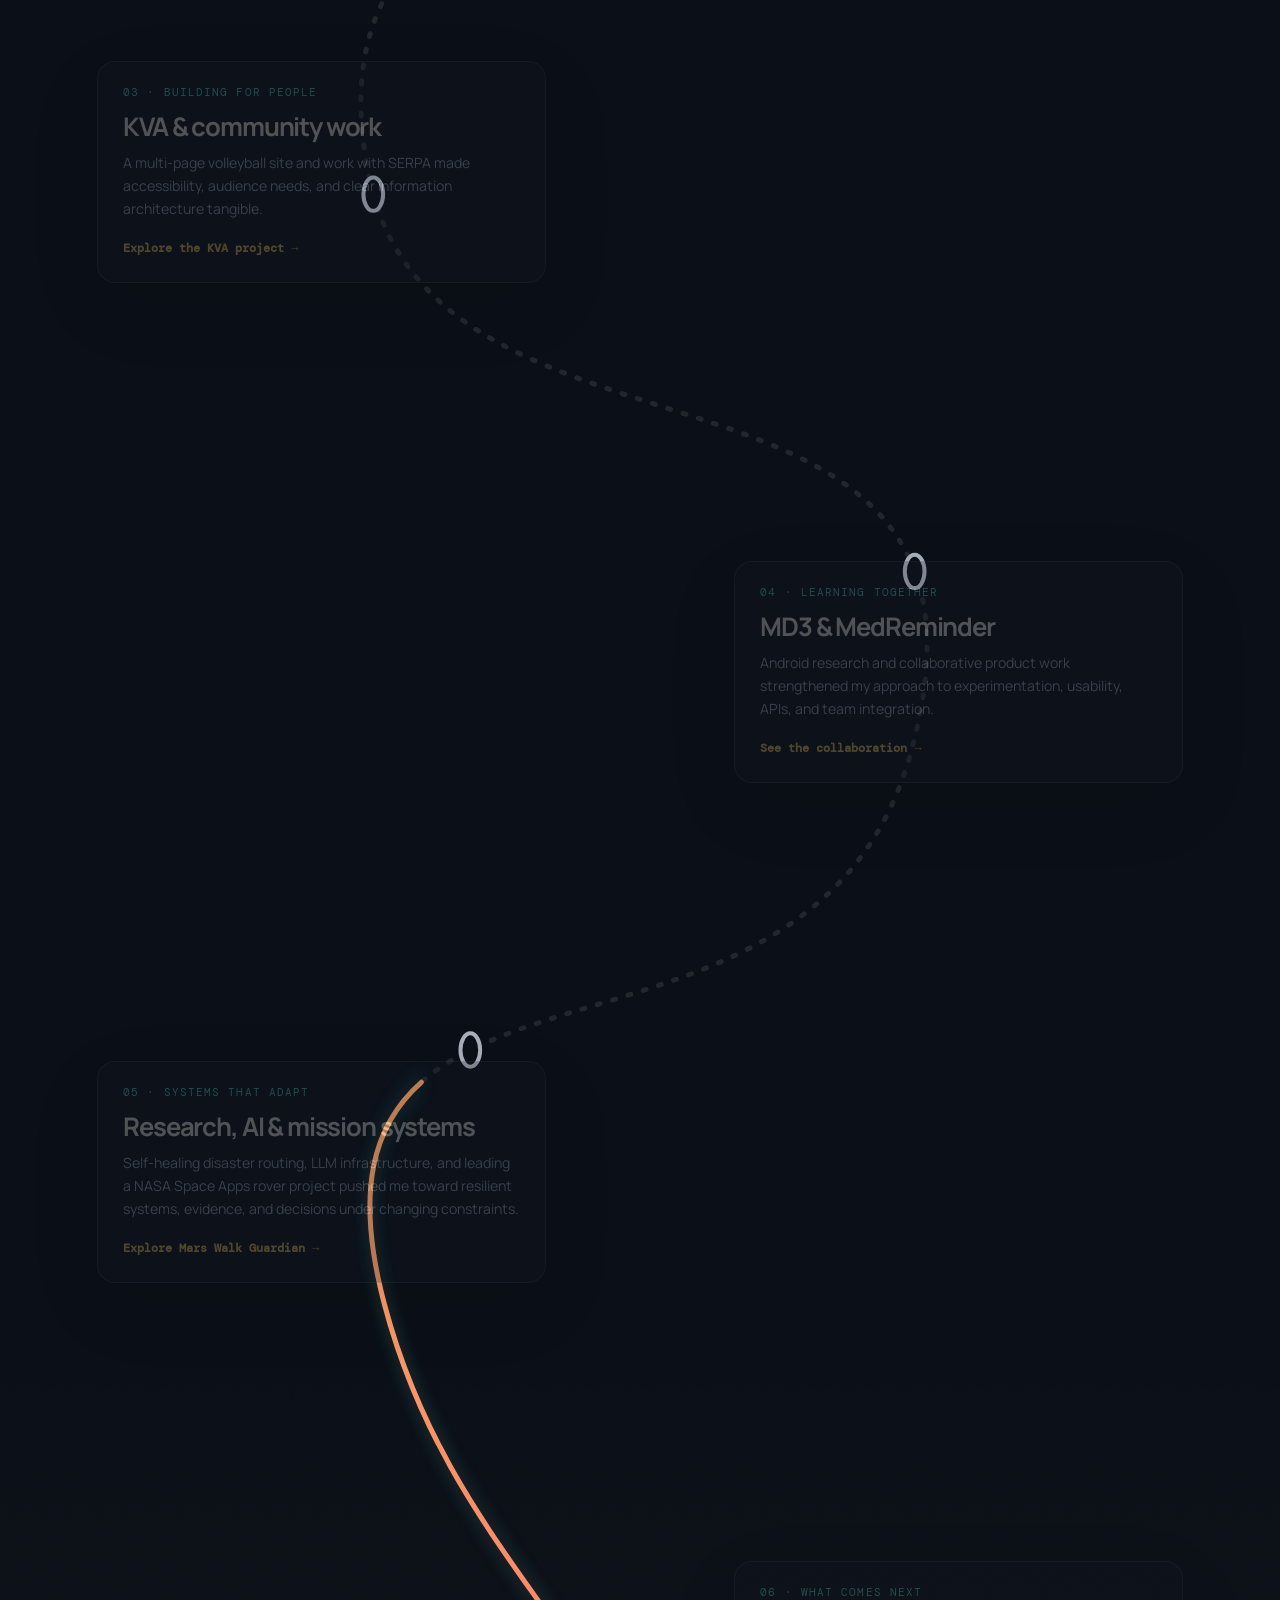
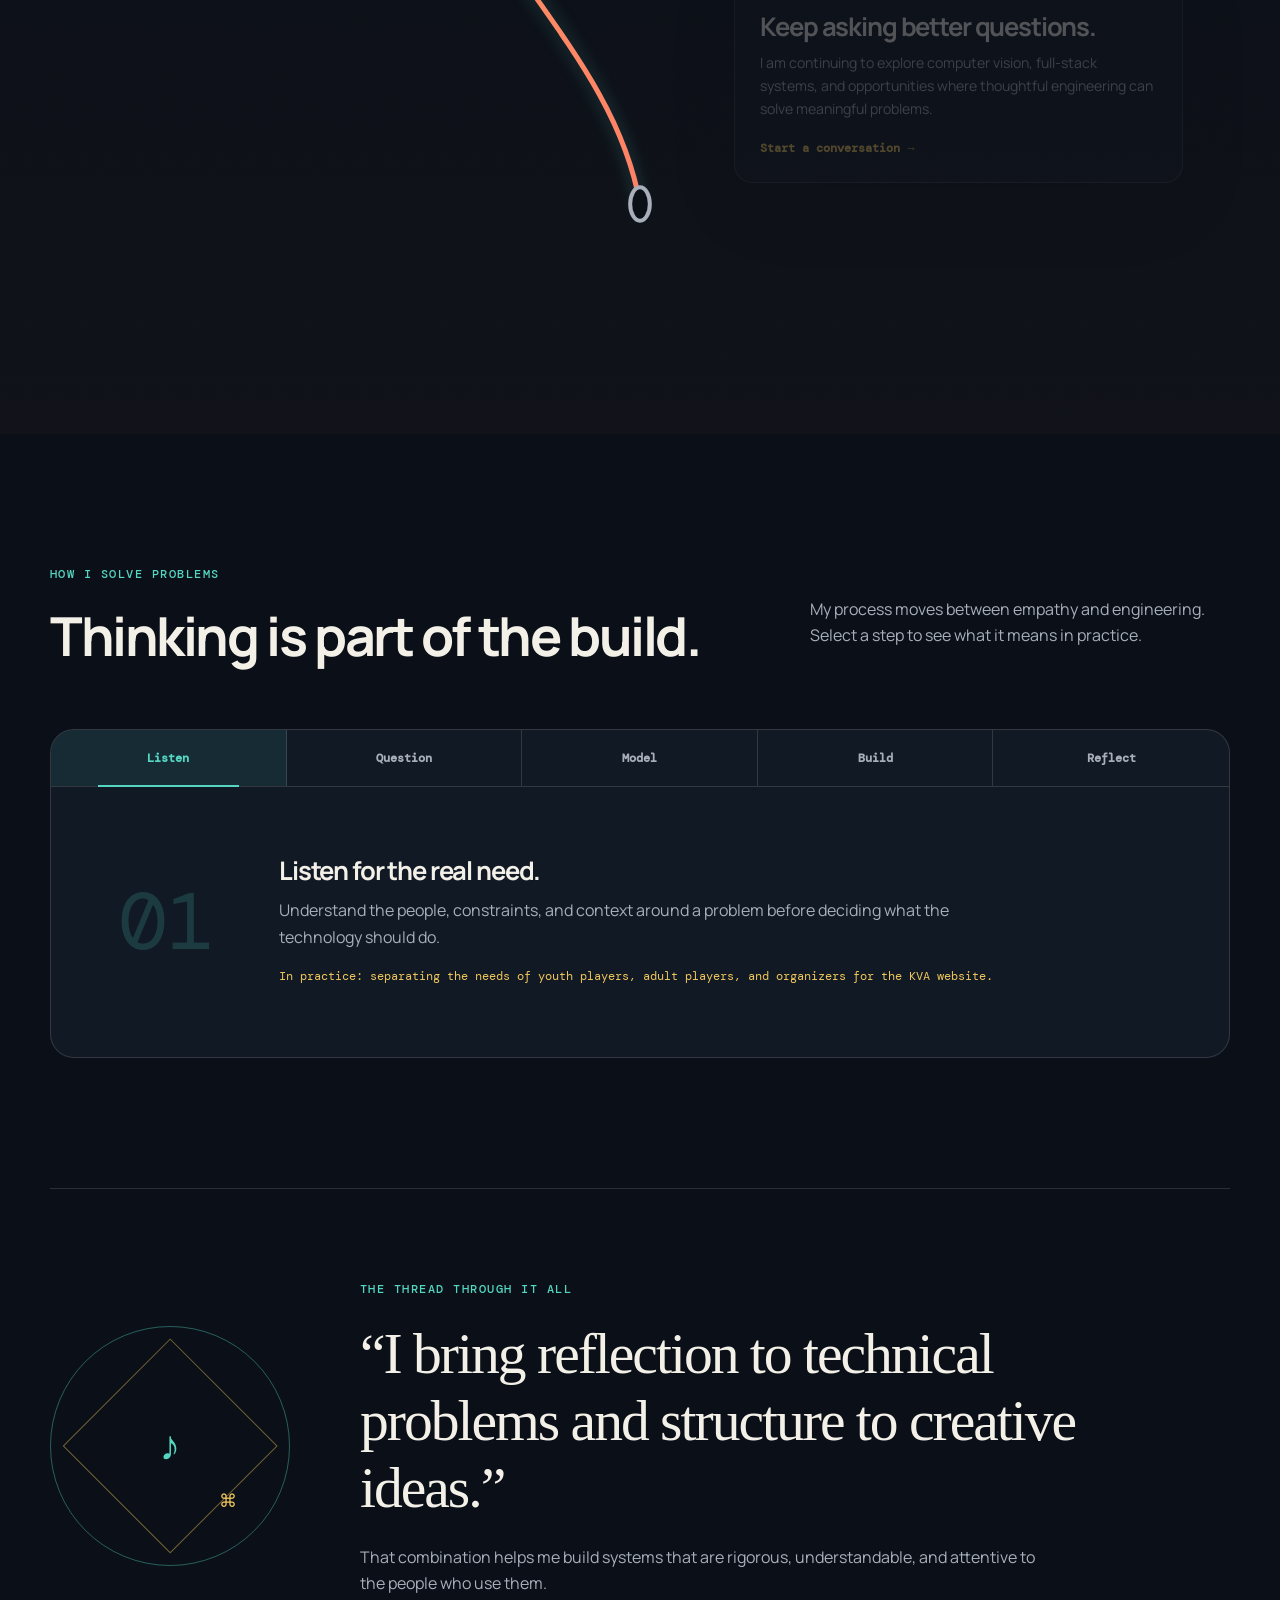
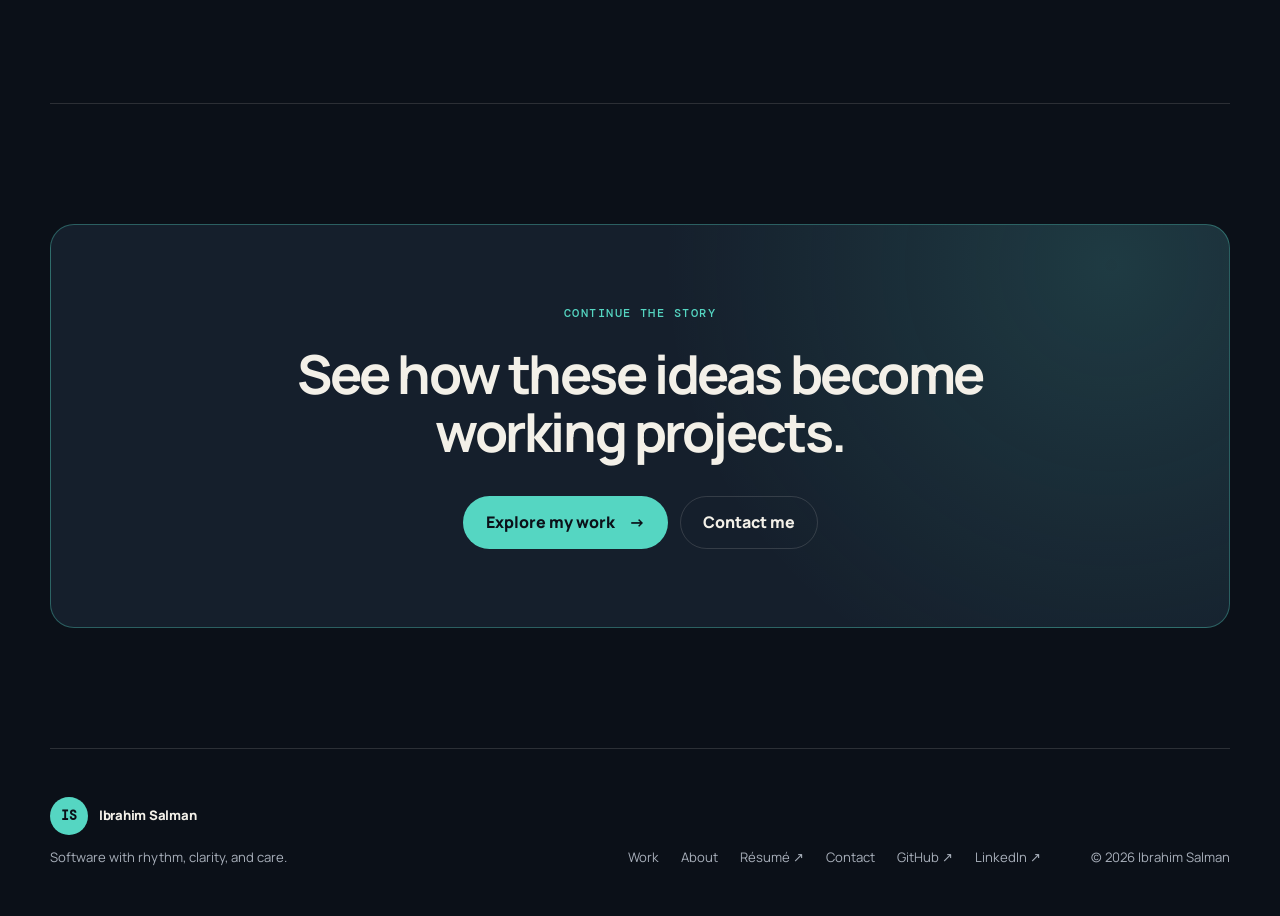
<file: About/about.html>
<!doctype html>
<html lang="en">
<head>
  <meta charset="utf-8"><meta name="viewport" content="width=device-width, initial-scale=1">
  <meta name="description" content="Learn how Ibrahim Salman combines reflection, music, and critical thinking with software engineering, AI research, and systems design.">
  <meta name="theme-color" content="#0b1018"><meta property="og:title" content="About — Ibrahim Salman"><meta property="og:description" content="Rooted in reflection. Building with technical purpose."><meta property="og:type" content="profile"><meta property="og:url" content="https://ibrahimsalman.me/About/about.html"><meta property="og:image" content="https://ibrahimsalman.me/images/og-card.png"><meta property="og:image:width" content="1200"><meta property="og:image:height" content="630"><meta name="twitter:card" content="summary_large_image">
  <link rel="canonical" href="https://ibrahimsalman.me/About/about.html"><title>About — Ibrahim Salman</title><link rel="icon" href="../images/favicon.svg" type="image/svg+xml">
  <link rel="preconnect" href="https://fonts.googleapis.com"><link rel="preconnect" href="https://fonts.gstatic.com" crossorigin><link href="https://fonts.googleapis.com/css2?family=DM+Mono:wght@400;500&family=Manrope:wght@400;500;600;700;800&display=swap" rel="stylesheet">
  <link rel="stylesheet" href="../prototype.css?v=20261116-nasa"><script src="../prototype.js?v=20261025-journey2" defer></script>
</head>
<body class="about-page">
  <a class="skip-link" href="#main">Skip to main content</a>
  <header class="site-header">
    <a class="brand" href="../index.html" aria-label="Ibrahim Salman, home"><span class="brand-mark" aria-hidden="true">IS</span><span>Ibrahim Salman</span></a>
    <button class="menu-button" type="button" aria-expanded="false" aria-controls="site-nav"><span class="sr-only">Open navigation</span><span aria-hidden="true"></span><span aria-hidden="true"></span></button>
    <nav class="site-nav" id="site-nav" aria-label="Primary navigation"><a href="../Projects/projects.html">Work</a><a href="about.html" aria-current="page">About</a><a href="../index.html#now">Now</a><a href="https://ca.linkedin.com/in/ibrahim-salman-ab1a5835b" target="_blank" rel="noreferrer">LinkedIn ↗</a><a class="nav-cta" href="../Contact/contact.html">Let’s talk</a></nav>
  </header>
  <main id="main">
    <header class="page-hero about-hero section-shell reveal">
      <div><p class="eyebrow">About me · Two worlds, one way of thinking</p><h1>Rooted in reflection.<br><em>Building with purpose.</em></h1></div>
      <p>I bring the attentiveness of poetry and music to the structure of software—looking for patterns, questioning assumptions, and building systems people can understand.</p>
      <a class="hero-scroll-cue" href="#roots" aria-label="Explore my story"><span>Explore the story</span><span aria-hidden="true">↓</span></a>
    </header>

    <section class="section-shell roots-story" id="roots">
      <div class="portrait-frame roots-portrait reveal"><img src="../images/me.webp" alt="Ibrahim Salman wearing a suit" loading="eager" width="1125" height="1500"><span class="portrait-note">Pakistan<br>to Canada<br>and onward</span></div>
      <div class="roots-copy reveal"><p class="eyebrow">What I carry with me</p><h2>Reflection gives technology direction.</h2><p class="large-copy">Growing up in Pakistan gave me a relationship with poetry, music, and thoughtful conversation. Studying computer science in Canada gave those instincts a new medium: systems, interfaces, research, and code.</p><p class="muted-copy">I do not see those parts of myself as separate. Poetry teaches me that every word has weight. Piano teaches patience, rhythm, and how individual notes become a whole. Critical reflection helps me slow down long enough to find the real problem before I build the solution.</p></div>
    </section>

    <section class="section-shell perspective-section" aria-labelledby="perspective-title">
      <div class="section-heading reveal"><div><p class="eyebrow">Roots → perspective → practice</p><h2 id="perspective-title">Four influences. One approach.</h2></div><p>Move through the ideas that shape how I design, research, and solve problems.</p></div>
      <div class="perspective-grid">
        <article class="perspective-card reveal" tabindex="0"><span class="perspective-number">01</span><span class="perspective-symbol" aria-hidden="true">“</span><h3>Poetry</h3><p>Precision in language becomes clarity in interfaces, requirements, and technical explanations.</p><small>Words carry structure</small></article>
        <article class="perspective-card reveal" tabindex="0"><span class="perspective-number">02</span><span class="perspective-symbol music-symbol" aria-hidden="true">♪</span><h3>Piano &amp; music</h3><p>Rhythm, patience, and pattern recognition help me understand how separate parts behave as one system.</p><small>Patterns create harmony</small></article>
        <article class="perspective-card reveal" tabindex="0"><span class="perspective-number">03</span><span class="perspective-symbol" aria-hidden="true">◌</span><h3>Reflection</h3><p>Pausing before acting helps me diagnose causes instead of rushing toward the first visible symptom.</p><small>Notice before changing</small></article>
        <article class="perspective-card reveal" tabindex="0"><span class="perspective-number">04</span><span class="perspective-symbol" aria-hidden="true">⌁</span><h3>Critical thinking</h3><p>Questioning assumptions reveals tradeoffs, edge cases, and more useful ways to frame a problem.</p><small>Ask a better question</small></article>
      </div>
    </section>

    <section class="section-shell globe-section" aria-labelledby="globe-title">
      <div class="globe-copy reveal"><p class="eyebrow">A change in coordinates</p><h2 id="globe-title">From Pakistan to Canada.</h2><p class="large-copy">The distance changed my surroundings. It also widened the way I see a problem.</p><p class="muted-copy">Moving between cultures made me more attentive to context: who is in the room, what a product assumes, and how differently people can experience the same system.</p><button class="globe-trigger" type="button" aria-controls="journey-globe" aria-pressed="false">Trace the journey <span aria-hidden="true">↗</span></button><p class="globe-instruction">Hover, focus, or tap the globe to replay the route.</p></div>
      <div class="globe-wrap reveal" id="journey-globe" tabindex="0" role="img" aria-label="An animated globe tracing Ibrahim's journey from Pakistan to Canada">
        <div class="globe-orbit" aria-hidden="true"></div>
        <svg class="journey-globe" viewBox="0 0 640 640" aria-hidden="true">
          <defs><radialGradient id="globe-fill" cx="35%" cy="28%" r="72%"><stop offset="0" stop-color="#243b4c"/><stop offset=".58" stop-color="#111d2a"/><stop offset="1" stop-color="#091018"/></radialGradient><filter id="globe-glow" x="-60%" y="-60%" width="220%" height="220%"><feGaussianBlur stdDeviation="8" result="blur"/><feMerge><feMergeNode in="blur"/><feMergeNode in="SourceGraphic"/></feMerge></filter><clipPath id="globe-clip"><circle cx="320" cy="320" r="238"/></clipPath></defs>
          <circle class="globe-sphere" cx="320" cy="320" r="238" fill="url(#globe-fill)"/>
          <g class="globe-grid" clip-path="url(#globe-clip)"><ellipse cx="320" cy="320" rx="238" ry="88"/><ellipse cx="320" cy="320" rx="238" ry="166"/><ellipse cx="320" cy="320" rx="94" ry="238"/><ellipse cx="320" cy="320" rx="176" ry="238"/><path d="M82 320H558"/></g>
          <g class="globe-land" clip-path="url(#globe-clip)"><path d="M337 138l45 9 35 24 30 7 19 30-14 25-31 8-18 27-40 9-24-20-35-2-11-31 16-24-5-36zM434 268l23 20 17 40-12 33-28-4-19-29 4-41zM293 279l31 21-4 32-27 18-14-29z"/><path d="M192 159l48-24 62 14 8 35-35 28-13 44-45 8-36-35-27-13 4-38zM170 267l48 19 22 47-13 38-33-11-17-44-26-19zM242 388l29 17 8 50-20 55-28-37 2-49z"/></g>
          <path id="globe-route" class="globe-route" d="M389 278 C352 145 216 118 164 198"/>
          <circle class="location-pulse pakistan-pulse" cx="389" cy="278" r="18"/><circle class="location-dot" cx="389" cy="278" r="7"/><circle class="location-pulse canada-pulse" cx="164" cy="198" r="18"/><circle class="location-dot" cx="164" cy="198" r="7"/>
          <text class="location-label" x="405" y="306">Pakistan</text><text class="location-label" x="91" y="181">Canada</text>
          <g class="globe-plane" filter="url(#globe-glow)"><path d="M0-6l17 6L0 6l3-5-10-1 10-1z"/><animateMotion id="journey-flight" dur="2.8s" begin="indefinite" fill="freeze" rotate="auto"><mpath href="#globe-route"/></animateMotion></g>
        </svg>
        <div class="globe-status" aria-hidden="true"><span>ISB</span><i></i><span>YKA</span></div>
      </div>
    </section>

    <section class="journey-section" id="journey" aria-labelledby="journey-title">
      <div class="section-shell journey-heading reveal"><p class="eyebrow">The path so far</p><h2 id="journey-title">A journey built one question at a time.</h2><p>Scroll to guide the little builder through the moments that shaped my work.</p></div>
      <div class="journey-stage section-shell" data-scroll-journey>
        <svg class="journey-map" viewBox="0 0 1200 1800" preserveAspectRatio="none" aria-hidden="true">
          <defs><linearGradient id="journey-gradient" x1="0" y1="0" x2="0" y2="1"><stop offset="0" stop-color="#55d6c2"/><stop offset=".5" stop-color="#f5c45e"/><stop offset="1" stop-color="#ff8066"/></linearGradient></defs>
          <path class="journey-path-shadow" d="M600 65 C820 150 970 280 855 430 C735 590 245 540 325 765 C395 960 1000 845 875 1110 C770 1330 230 1195 340 1440 C405 1585 570 1640 600 1740"/>
          <path class="journey-path-progress" data-journey-progress d="M600 65 C820 150 970 280 855 430 C735 590 245 540 325 765 C395 960 1000 845 875 1110 C770 1330 230 1195 340 1440 C405 1585 570 1640 600 1740"/>
          <g data-stop-dots></g>
        </svg>
        <div class="journey-avatar" data-journey-avatar aria-hidden="true">
          <svg viewBox="0 0 100 154" role="presentation">
            <defs>
              <linearGradient id="avatar-shirt" x1="0" y1="0" x2="1" y2="1"><stop stop-color="#fffdf7"/><stop offset="1" stop-color="#d8dde2"/></linearGradient>
              <linearGradient id="avatar-denim" x1="0" y1="0" x2="1" y2="1"><stop stop-color="#4c83ad"/><stop offset="1" stop-color="#244e70"/></linearGradient>
              <radialGradient id="avatar-halo" cx="40%" cy="32%" r="70%"><stop stop-color="#55d6c2" stop-opacity=".28"/><stop offset="1" stop-color="#55d6c2" stop-opacity=".04"/></radialGradient>
            </defs>
            <ellipse class="avatar-shadow" cx="50" cy="148" rx="27" ry="5"/>
            <circle class="avatar-halo" cx="50" cy="67" r="43"/>
            <g class="avatar-person">
              <path class="avatar-leg avatar-leg-left" d="M34 93h16l-3 45H29z"/>
              <path class="avatar-leg avatar-leg-right" d="M50 93h16l6 45H53z"/>
              <path class="avatar-denim-seam" d="M50 97l-1 38M34 115h14M53 115h16"/>
              <path class="avatar-shoe" d="M28 136h19l3 8H25c-3 0-3-5 3-8zM54 136h18c7 3 7 8 2 8H52z"/>
              <path class="avatar-shirt" d="M30 64c5-8 12-12 20-12s15 4 20 12l-4 35H34z"/>
              <path class="avatar-shirt-fold" d="M42 61l8 7 8-7M50 68v24"/>
              <path class="avatar-arm" d="M32 66c-8 9-10 20-6 29 2 4 7 2 8-2l7-20zM68 66c8 9 10 20 6 29-2 4-7 2-8-2l-7-20z"/>
              <rect class="avatar-neck" x="44" y="45" width="12" height="13" rx="5"/>
              <ellipse class="avatar-ear" cx="34" cy="35" rx="4" ry="7"/><ellipse class="avatar-ear" cx="66" cy="35" rx="4" ry="7"/>
              <path class="avatar-face" d="M34 21c4-9 27-11 32 1v17c0 11-7 18-16 18s-16-7-16-18z"/>
              <path class="avatar-hair-back" d="M31 37c-5-11-1-28 7-33 5-3 9-1 12 1 7-5 17 0 19 9 5 4 4 15-2 23l-3-13c-7 3-13 0-18-5-2 5-7 8-12 10z"/>
              <path class="avatar-hair-front" d="M33 23c0-13 8-21 18-20 9 0 17 7 17 18-6-5-12-5-17-1-5-6-11-5-18 3z"/>
              <path class="avatar-brow" d="M39 32c3-2 6-2 9 0M53 32c3-2 6-2 9 0"/>
              <circle class="avatar-eye" cx="43" cy="36" r="1.4"/><circle class="avatar-eye" cx="58" cy="36" r="1.4"/>
              <path class="avatar-nose" d="M50 37l-2 6 4 1"/><path class="avatar-smile" d="M44 48c4 3 8 3 12 0"/>
            </g>
            <g class="avatar-props">
              <g class="avatar-prop prop-book"><path d="M40 75c7-3 12-1 17 3v17c-5-4-10-5-17-3z"/><path d="M40 75c-7-3-12-1-17 3v17c5-4 10-5 17-3z"/><path class="avatar-accent" d="M44 81h8M44 86h7"/></g>
              <g class="avatar-prop prop-bag"><path d="M32 75h26l4 24H28z"/><path class="avatar-accent" d="M36 75c0-10 18-10 18 0"/></g>
              <g class="avatar-prop prop-phone"><rect x="39" y="72" width="18" height="30" rx="4"/><circle class="avatar-accent-fill" cx="48" cy="96" r="1.6"/></g>
              <g class="avatar-prop prop-people"><circle cx="35" cy="78" r="6"/><circle cx="55" cy="78" r="6"/><path d="M26 100c1-11 4-16 9-16s8 5 9 16M46 100c1-11 4-16 9-16s8 5 9 16"/><path class="avatar-accent" d="M38 90h14"/></g>
              <g class="avatar-prop prop-laptop"><rect x="30" y="73" width="35" height="23" rx="4"/><path d="M27 96h41l5 6H23z"/><path class="avatar-accent" d="M41 80l-4 4 4 4M54 80l4 4-4 4"/></g>
              <g class="avatar-prop prop-compass"><circle cx="48" cy="84" r="17"/><path class="avatar-accent" d="M43 91l5-15 5 15-5-5z"/></g>
            </g>
          </svg>
        </div>
        <ol class="journey-stops">
          <li class="journey-stop" data-journey-stop><article><span class="journey-index">01 · Roots</span><h3>Pakistan</h3><p>Poetry, piano, reflection, and thoughtful conversation taught me to notice patterns and give ideas time to develop.</p><span class="journey-tag">Listen deeply</span></article></li>
          <li class="journey-stop" data-journey-stop><article><span class="journey-index">02 · A wider lens</span><h3>Computer Science at TRU</h3><p>In Canada, those instincts met algorithms, systems thinking, teamwork, and technical communication.</p><span class="journey-tag">Question assumptions</span></article></li>
          <li class="journey-stop" data-journey-stop><article><span class="journey-index">03 · Building for people</span><h3>KVA &amp; community work</h3><p>A multi-page volleyball site and work with SERPA made accessibility, audience needs, and clear information architecture tangible.</p><a href="../Projects/projects.html#kva">Explore the KVA project <span aria-hidden="true">→</span></a></article></li>
          <li class="journey-stop" data-journey-stop><article><span class="journey-index">04 · Learning together</span><h3>MD3 &amp; MedReminder</h3><p>Android research and collaborative product work strengthened my approach to experimentation, usability, APIs, and team integration.</p><a href="../Projects/projects.html#md3">See the collaboration <span aria-hidden="true">→</span></a></article></li>
          <li class="journey-stop" data-journey-stop><article><span class="journey-index">05 · Systems that adapt</span><h3>Research, AI &amp; mission systems</h3><p>Self-healing disaster routing, LLM infrastructure, and leading a NASA Space Apps rover project pushed me toward resilient systems, evidence, and decisions under changing constraints.</p><a href="../Projects/projects.html#mars-walk-guardian">Explore Mars Walk Guardian <span aria-hidden="true">→</span></a></article></li>
          <li class="journey-stop" data-journey-stop><article><span class="journey-index">06 · What comes next</span><h3>Keep asking better questions.</h3><p>I am continuing to explore computer vision, full-stack systems, and opportunities where thoughtful engineering can solve meaningful problems.</p><a href="../Contact/contact.html">Start a conversation <span aria-hidden="true">→</span></a></article></li>
        </ol>
      </div>
    </section>

    <section class="section-shell method-section" aria-labelledby="method-title">
      <div class="section-heading reveal"><div><p class="eyebrow">How I solve problems</p><h2 id="method-title">Thinking is part of the build.</h2></div><p>My process moves between empathy and engineering. Select a step to see what it means in practice.</p></div>
      <div class="method-explorer reveal" data-method-explorer>
        <div class="method-tabs" role="tablist" aria-label="Problem-solving process"><button type="button" role="tab" aria-selected="true" aria-controls="method-panel" data-method="listen">Listen</button><button type="button" role="tab" aria-selected="false" aria-controls="method-panel" data-method="question">Question</button><button type="button" role="tab" aria-selected="false" aria-controls="method-panel" data-method="model">Model</button><button type="button" role="tab" aria-selected="false" aria-controls="method-panel" data-method="build">Build</button><button type="button" role="tab" aria-selected="false" aria-controls="method-panel" data-method="reflect">Reflect</button></div>
        <div class="method-panel" id="method-panel" role="tabpanel" tabindex="0"><span data-method-number>01</span><div><h3 data-method-title>Listen for the real need.</h3><p data-method-copy>Understand the people, constraints, and context around a problem before deciding what the technology should do.</p><small data-method-example>In practice: separating the needs of youth players, adult players, and organizers for the KVA website.</small></div></div>
      </div>
    </section>

    <section class="section-shell personal-note reveal"><div class="personal-note-mark" aria-hidden="true"><span>♪</span><span>⌘</span></div><div><p class="eyebrow">The thread through it all</p><blockquote>“I bring reflection to technical problems and structure to creative ideas.”</blockquote><p>That combination helps me build systems that are rigorous, understandable, and attentive to the people who use them.</p></div></section>

    <section class="section-shell contact-callout reveal"><p class="eyebrow">Continue the story</p><h2>See how these ideas become working projects.</h2><div class="button-row"><a class="button button-primary" href="../Projects/projects.html">Explore my work <span aria-hidden="true">→</span></a><a class="button button-secondary" href="../Contact/contact.html">Contact me</a></div></section>
  </main>
  <footer class="site-footer"><div><a class="brand" href="../index.html"><span class="brand-mark" aria-hidden="true">IS</span><span>Ibrahim Salman</span></a><p>Software with rhythm, clarity, and care.</p></div><div class="footer-links"><a href="../Projects/projects.html">Work</a><a href="about.html">About</a><a href="../documents/Ibrahim-Salman-Resume.pdf" target="_blank" rel="noreferrer">Résumé ↗</a><a href="../Contact/contact.html">Contact</a><a href="https://github.com/Ibrahim2709-raaz" target="_blank" rel="noreferrer">GitHub ↗</a><a href="https://ca.linkedin.com/in/ibrahim-salman-ab1a5835b" target="_blank" rel="noreferrer">LinkedIn ↗</a></div><p>© <span data-current-year>2026</span> Ibrahim Salman</p></footer>
</body>
</html>
</file>
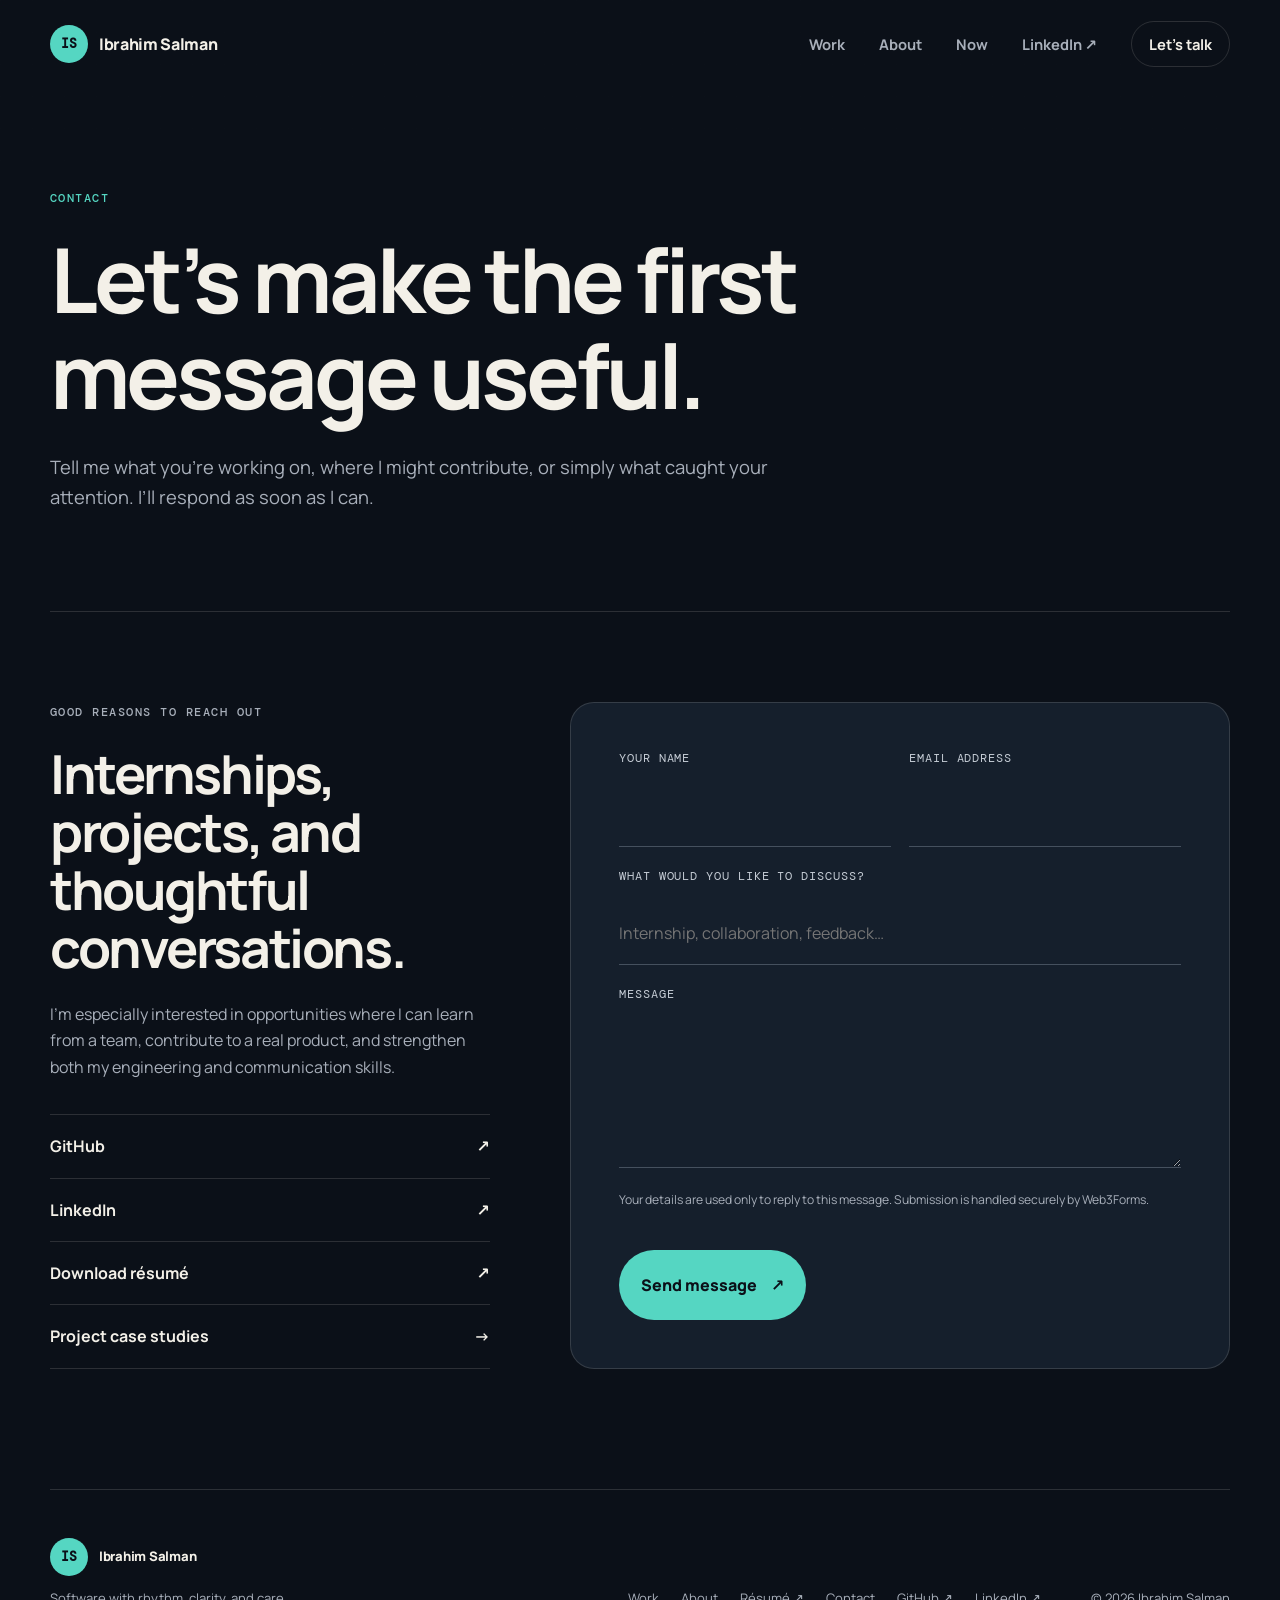
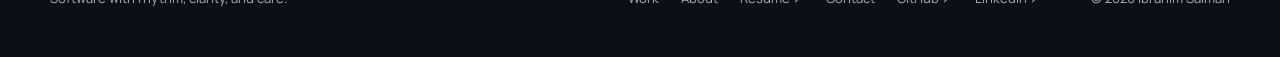
<file: Contact/contact.html>
<!doctype html>
<html lang="en">
<head>
  <meta charset="utf-8">
  <meta name="viewport" content="width=device-width, initial-scale=1">
  <meta name="description" content="Contact Ibrahim Salman about internships, collaborations, and software projects.">
  <meta name="theme-color" content="#0b1018">
  <meta property="og:title" content="Contact — Ibrahim Salman">
  <meta property="og:description" content="Contact Ibrahim Salman about internships, research collaborations, and software projects.">
  <meta property="og:type" content="website">
  <meta property="og:url" content="https://ibrahimsalman.me/Contact/contact.html">
  <meta property="og:image" content="https://ibrahimsalman.me/images/og-card.png">
  <meta property="og:image:width" content="1200">
  <meta property="og:image:height" content="630">
  <meta name="twitter:card" content="summary_large_image">
  <link rel="canonical" href="https://ibrahimsalman.me/Contact/contact.html">
  <title>Contact — Ibrahim Salman</title>
  <link rel="icon" href="../images/favicon.svg" type="image/svg+xml">
  <link rel="preconnect" href="https://fonts.googleapis.com">
  <link rel="preconnect" href="https://fonts.gstatic.com" crossorigin>
  <link href="https://fonts.googleapis.com/css2?family=DM+Mono:wght@400;500&family=Manrope:wght@400;500;600;700;800&display=swap" rel="stylesheet">
  <link rel="stylesheet" href="../prototype.css?v=20260925-2">
  <script src="../prototype.js?v=20260925" defer></script>
</head>
<body>
  <a class="skip-link" href="#main">Skip to main content</a>
  <header class="site-header">
    <a class="brand" href="../index.html" aria-label="Ibrahim Salman, home"><span class="brand-mark" aria-hidden="true">IS</span><span>Ibrahim Salman</span></a>
    <button class="menu-button" type="button" aria-expanded="false" aria-controls="site-nav"><span class="sr-only">Open navigation</span><span aria-hidden="true"></span><span aria-hidden="true"></span></button>
    <nav class="site-nav" id="site-nav" aria-label="Primary navigation">
      <a href="../Projects/projects.html">Work</a><a href="../About/about.html">About</a><a href="../index.html#now">Now</a><a href="https://ca.linkedin.com/in/ibrahim-salman-ab1a5835b" target="_blank" rel="noreferrer">LinkedIn ↗</a><a class="nav-cta" href="contact.html" aria-current="page">Let’s talk</a>
    </nav>
  </header>

  <main id="main">
    <header class="page-hero section-shell reveal">
      <p class="eyebrow">Contact</p>
      <h1>Let’s make the first message useful.</h1>
      <p>Tell me what you’re working on, where I might contribute, or simply what caught your attention. I’ll respond as soon as I can.</p>
    </header>

    <section class="section-shell contact-layout">
      <div class="contact-copy reveal">
        <p class="eyebrow">Good reasons to reach out</p>
        <h2>Internships, projects, and thoughtful conversations.</h2>
        <p>I’m especially interested in opportunities where I can learn from a team, contribute to a real product, and strengthen both my engineering and communication skills.</p>
        <div class="contact-options">
          <a href="https://github.com/Ibrahim2709-raaz" target="_blank" rel="noreferrer"><span>GitHub</span><span aria-hidden="true">↗</span></a>
          <a href="https://ca.linkedin.com/in/ibrahim-salman-ab1a5835b" target="_blank" rel="noreferrer"><span>LinkedIn</span><span aria-hidden="true">↗</span></a>
          <a href="../documents/Ibrahim-Salman-Resume.pdf" target="_blank" rel="noreferrer"><span>Download résumé</span><span aria-hidden="true">↗</span></a>
          <a href="../Projects/projects.html"><span>Project case studies</span><span aria-hidden="true">→</span></a>
        </div>
      </div>

      <form class="contact-form reveal" action="https://api.web3forms.com/submit" method="post">
        <input type="hidden" name="access_key" value="c65ec24a-02be-4178-a327-1d0630e4bd95">
        <input type="hidden" name="subject" value="New portfolio message">
        <input type="checkbox" name="botcheck" class="honeypot" tabindex="-1" autocomplete="off" aria-hidden="true">
        <div class="form-row">
          <div class="field"><label for="name">Your name</label><input id="name" name="name" type="text" autocomplete="name" required></div>
          <div class="field"><label for="email">Email address</label><input id="email" name="email" type="email" autocomplete="email" required></div>
        </div>
        <div class="field"><label for="topic">What would you like to discuss?</label><input id="topic" name="topic" type="text" placeholder="Internship, collaboration, feedback…"></div>
        <div class="field"><label for="message">Message</label><textarea id="message" name="message" required></textarea></div>
        <p class="form-note">Your details are used only to reply to this message. Submission is handled securely by Web3Forms.</p>
        <button class="button button-primary" type="submit">Send message <span aria-hidden="true">↗</span></button>
      </form>
    </section>
  </main>

  <footer class="site-footer">
    <div><a class="brand" href="../index.html"><span class="brand-mark" aria-hidden="true">IS</span><span>Ibrahim Salman</span></a><p>Software with rhythm, clarity, and care.</p></div>
    <div class="footer-links"><a href="../Projects/projects.html">Work</a><a href="../About/about.html">About</a><a href="../documents/Ibrahim-Salman-Resume.pdf" target="_blank" rel="noreferrer">Résumé ↗</a><a href="contact.html">Contact</a><a href="https://github.com/Ibrahim2709-raaz" target="_blank" rel="noreferrer">GitHub ↗</a><a href="https://ca.linkedin.com/in/ibrahim-salman-ab1a5835b" target="_blank" rel="noreferrer">LinkedIn ↗</a></div>
    <p>© <span data-current-year>2026</span> Ibrahim Salman</p>
  </footer>
</body>
</html>
</file>
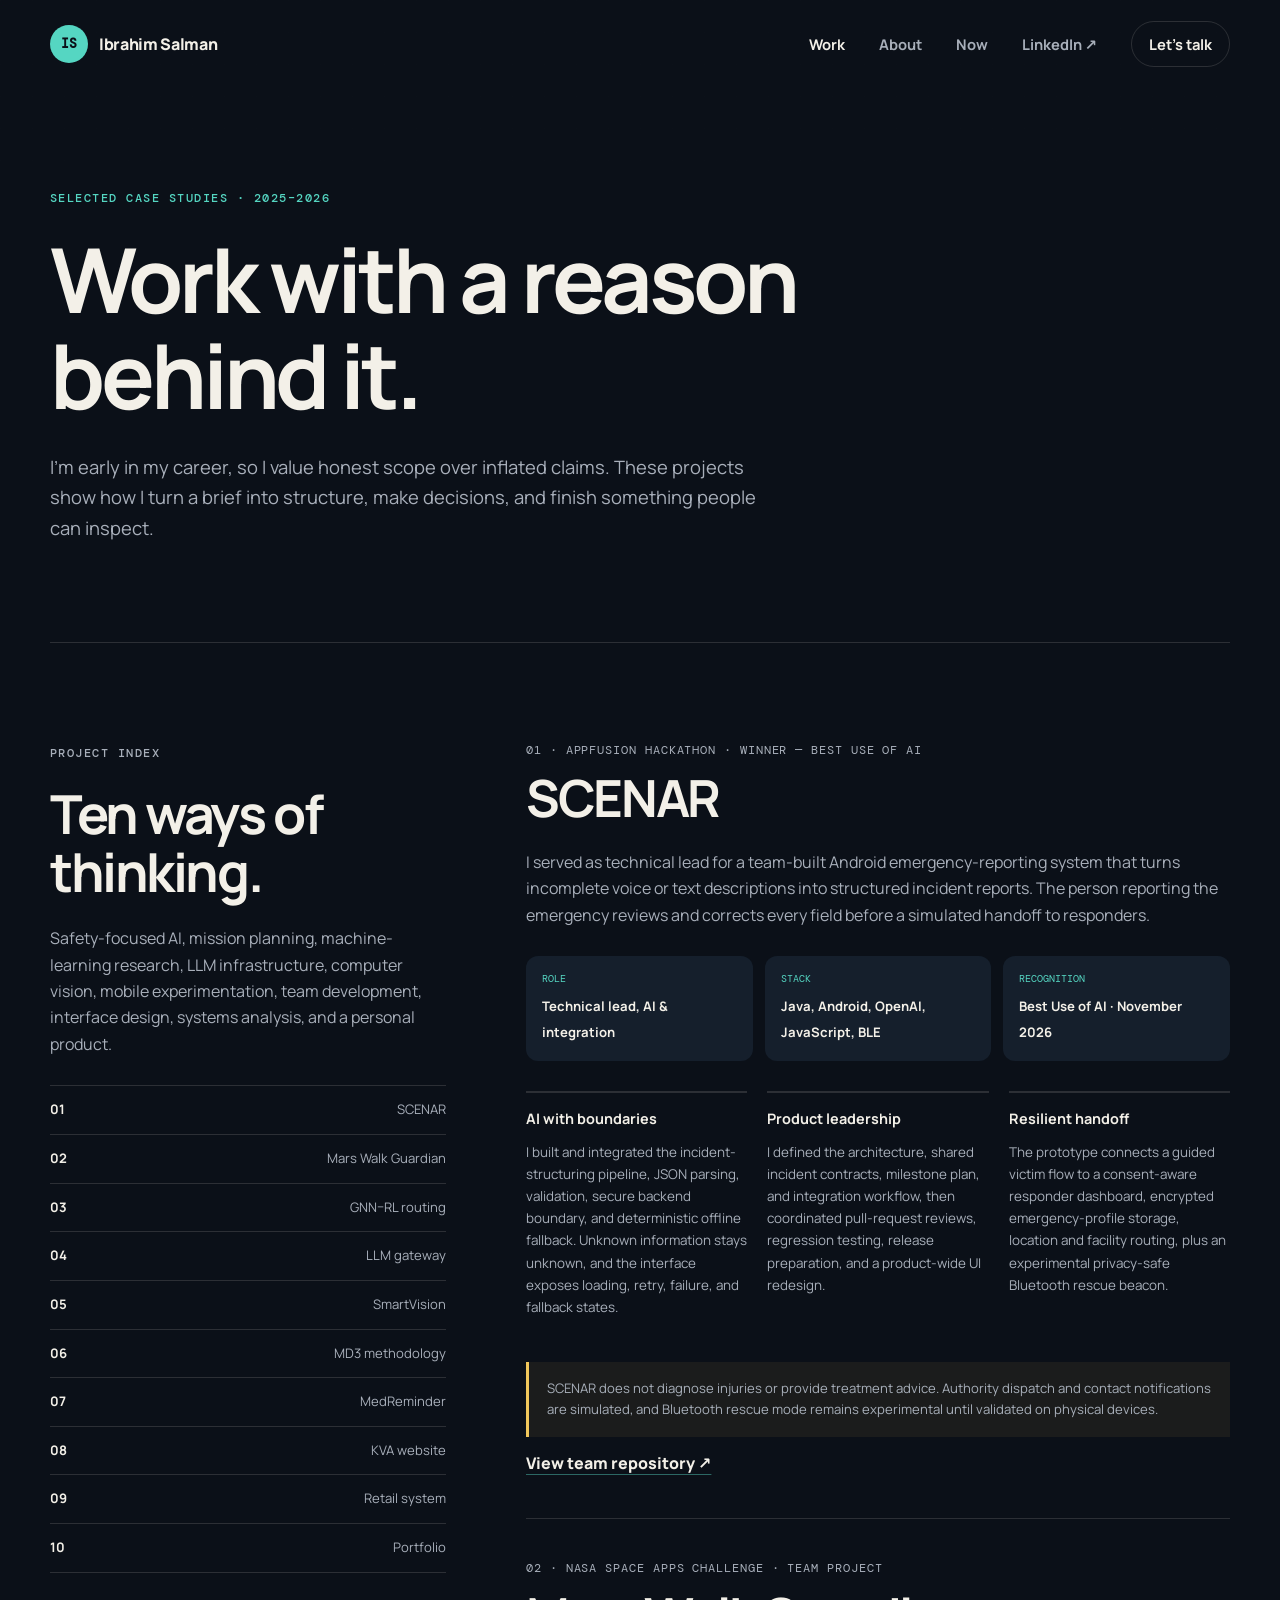
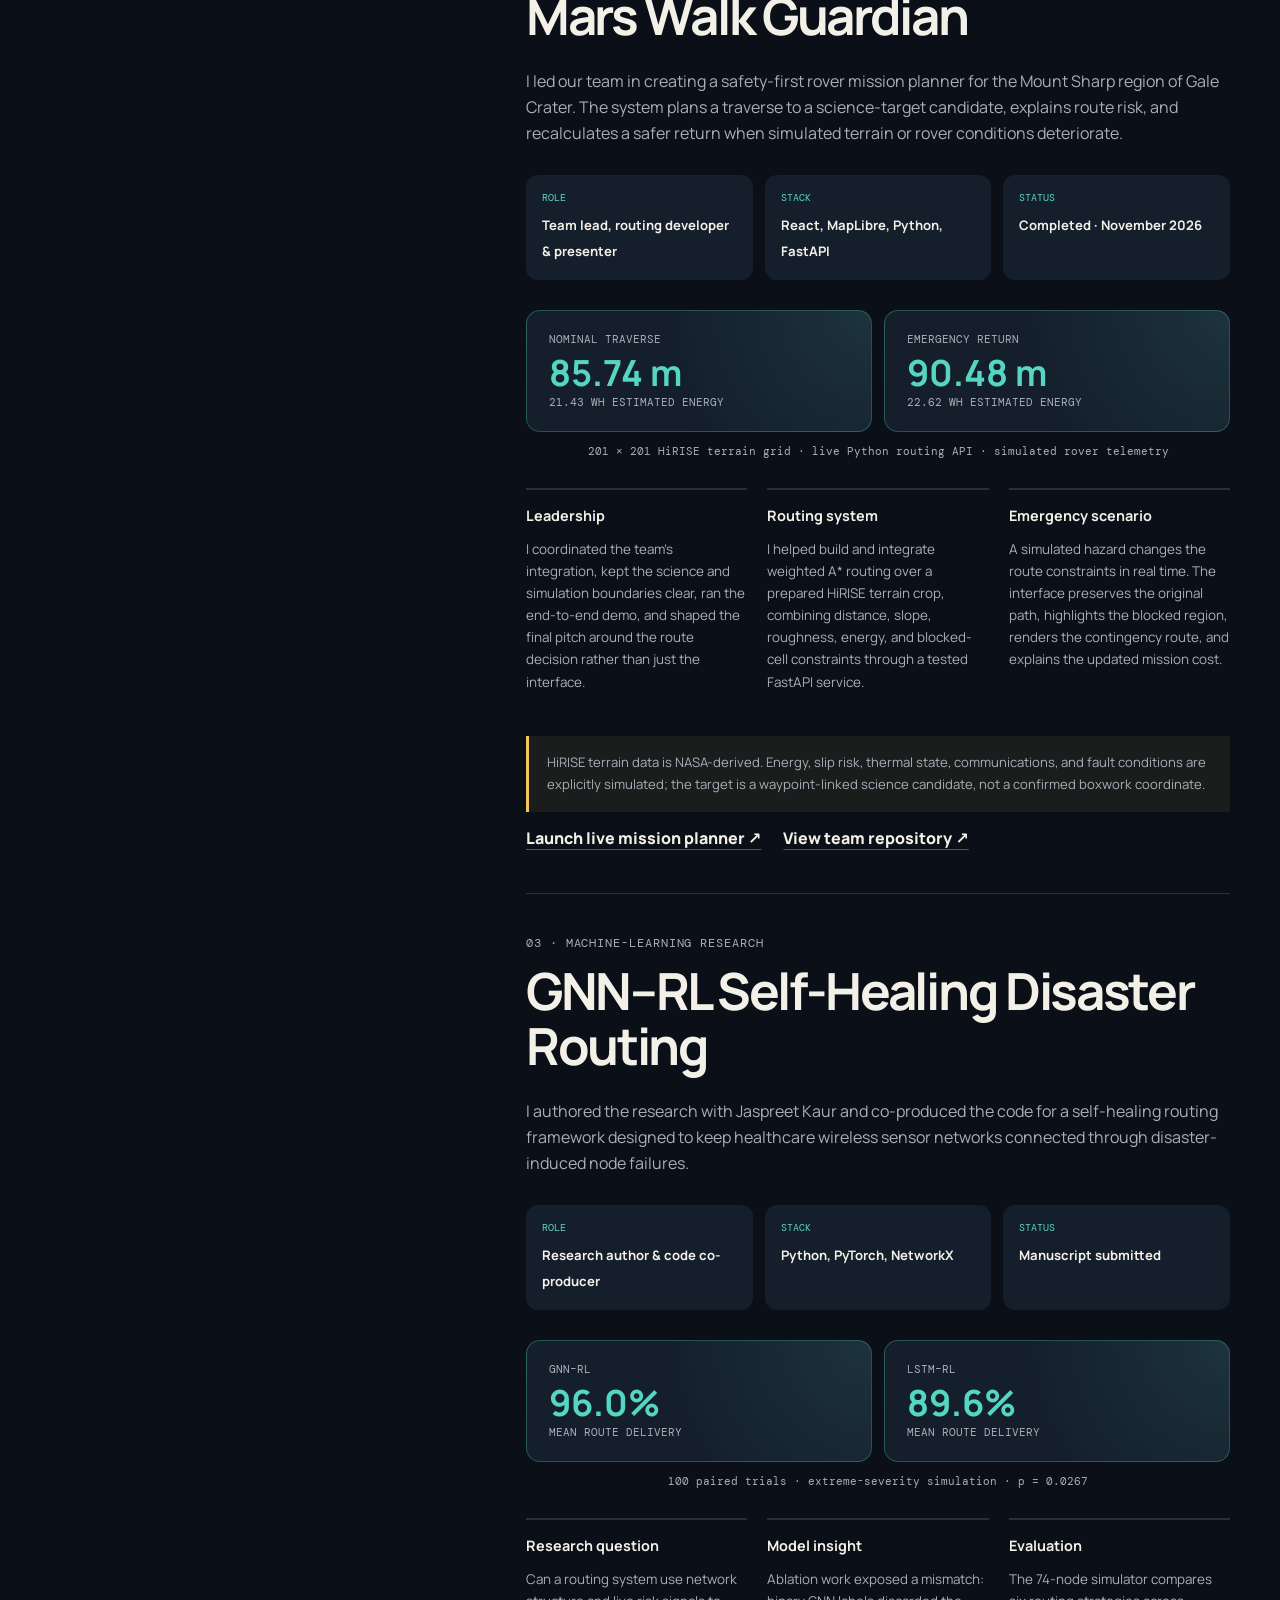
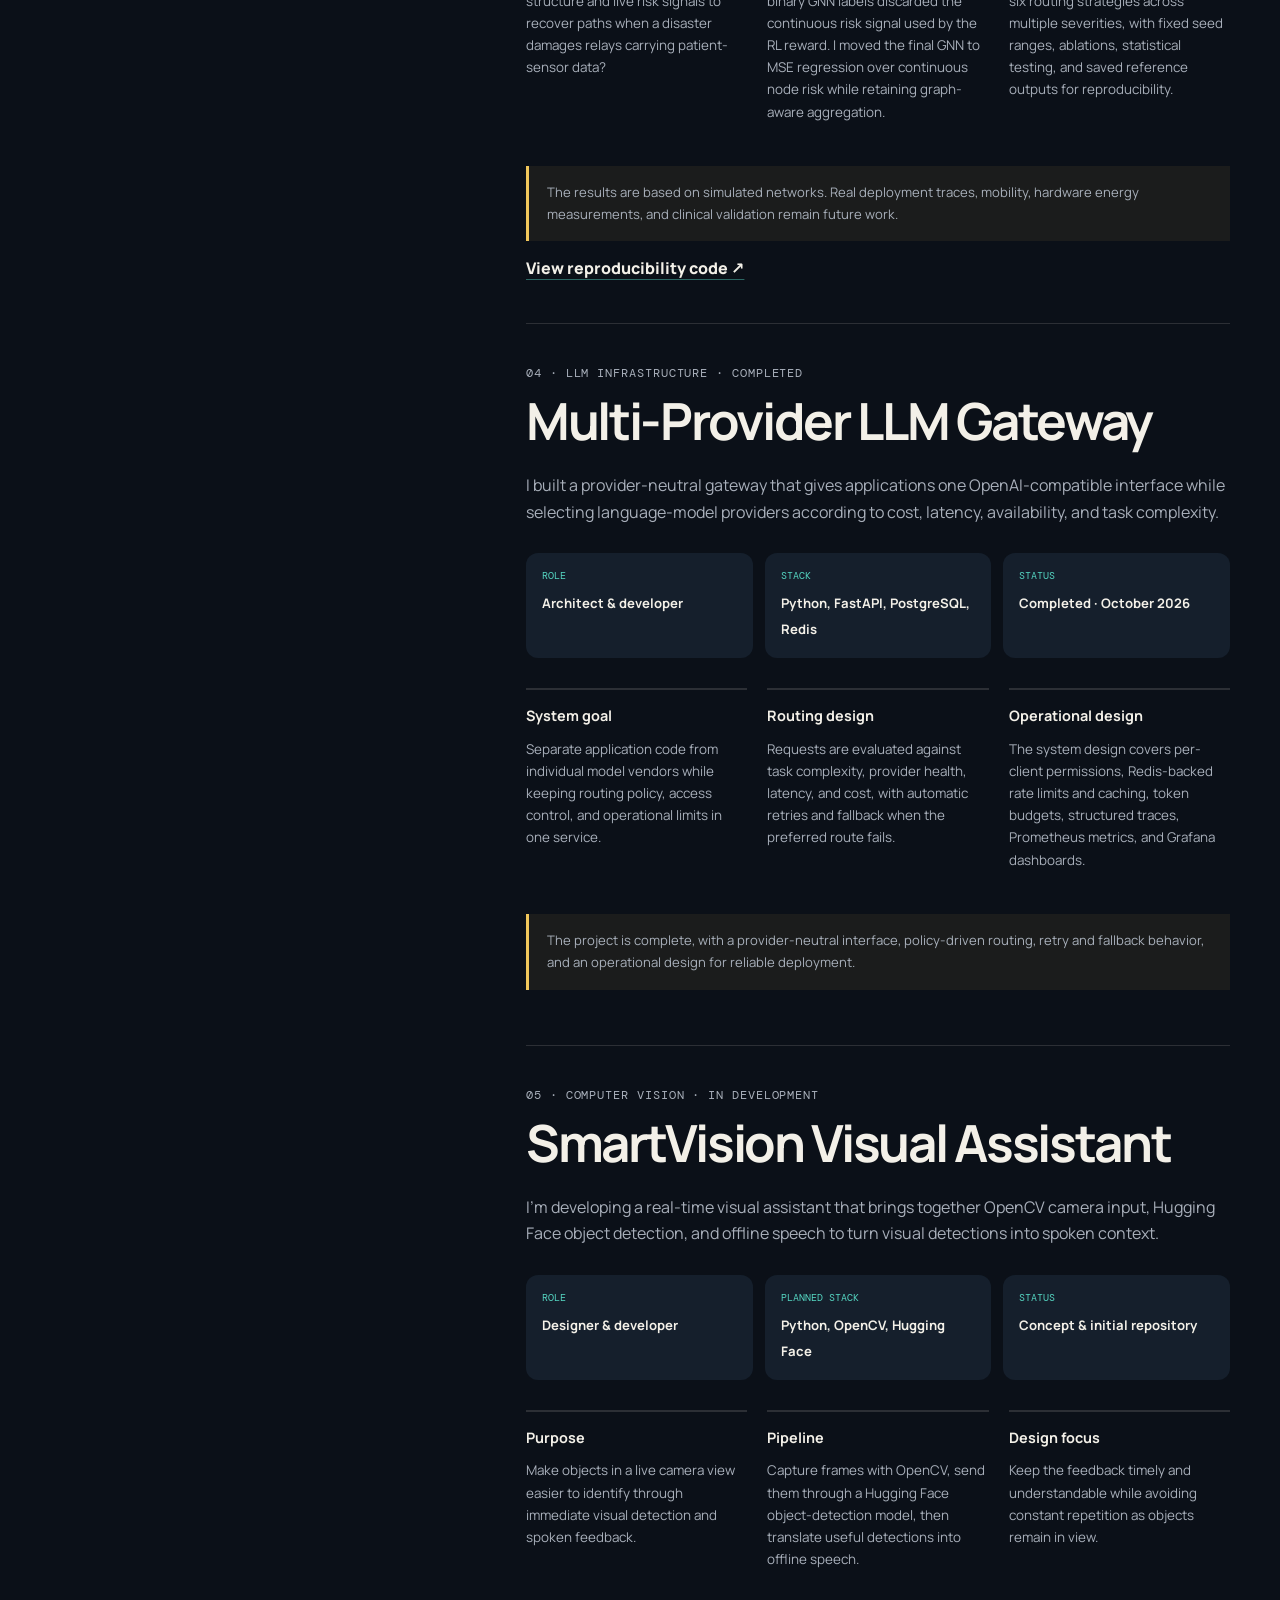
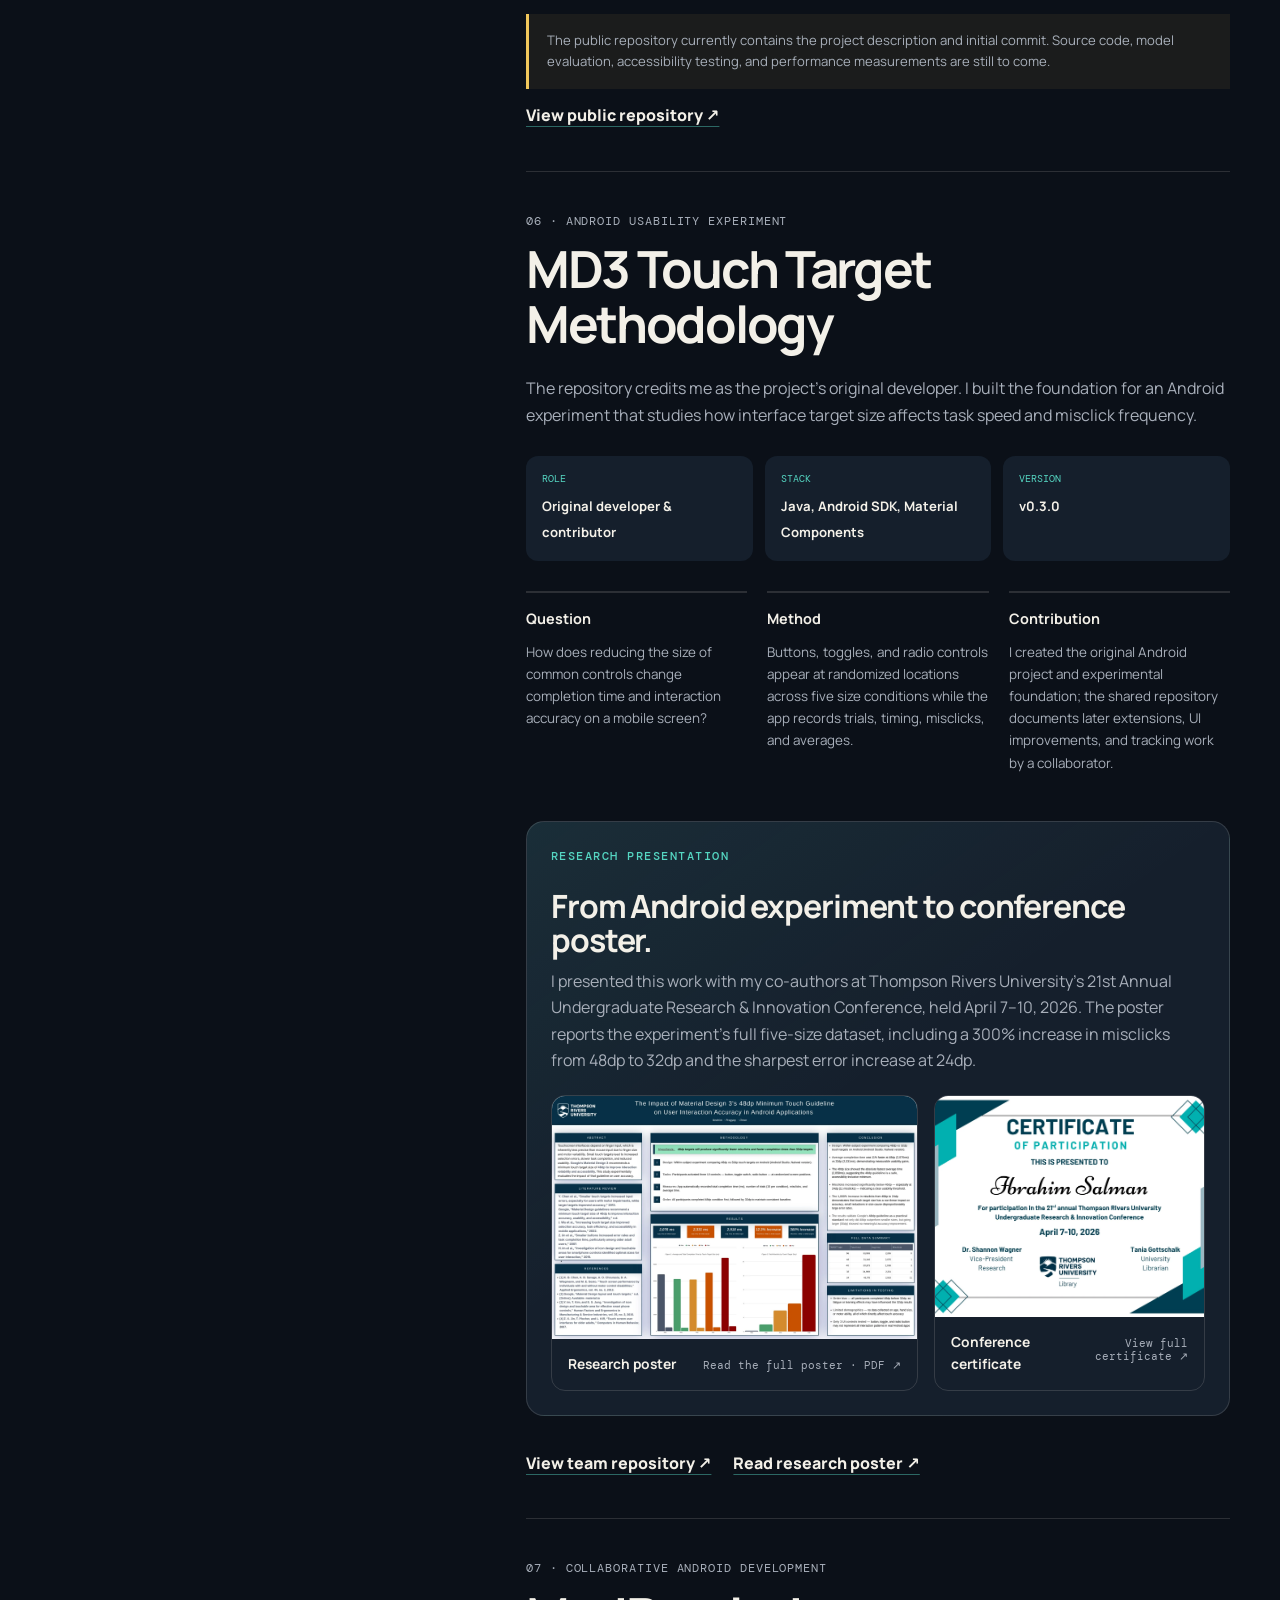
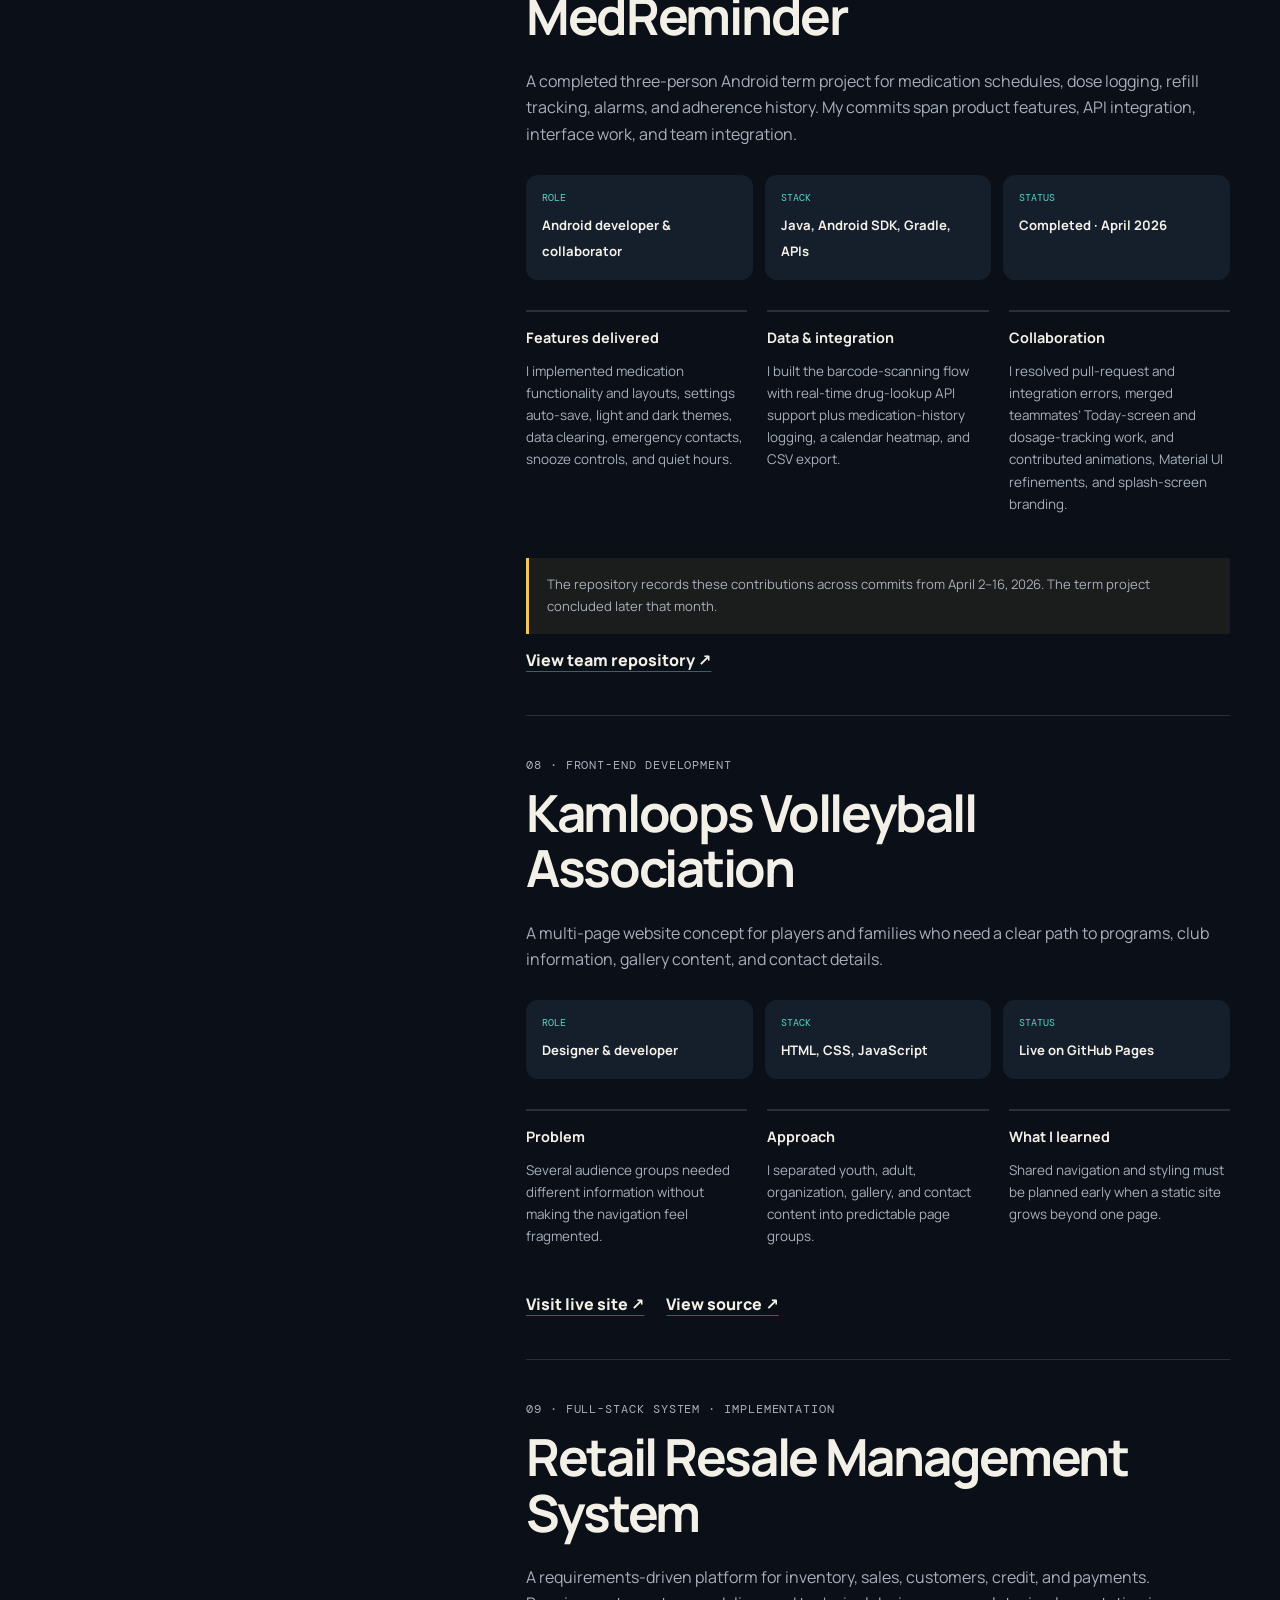
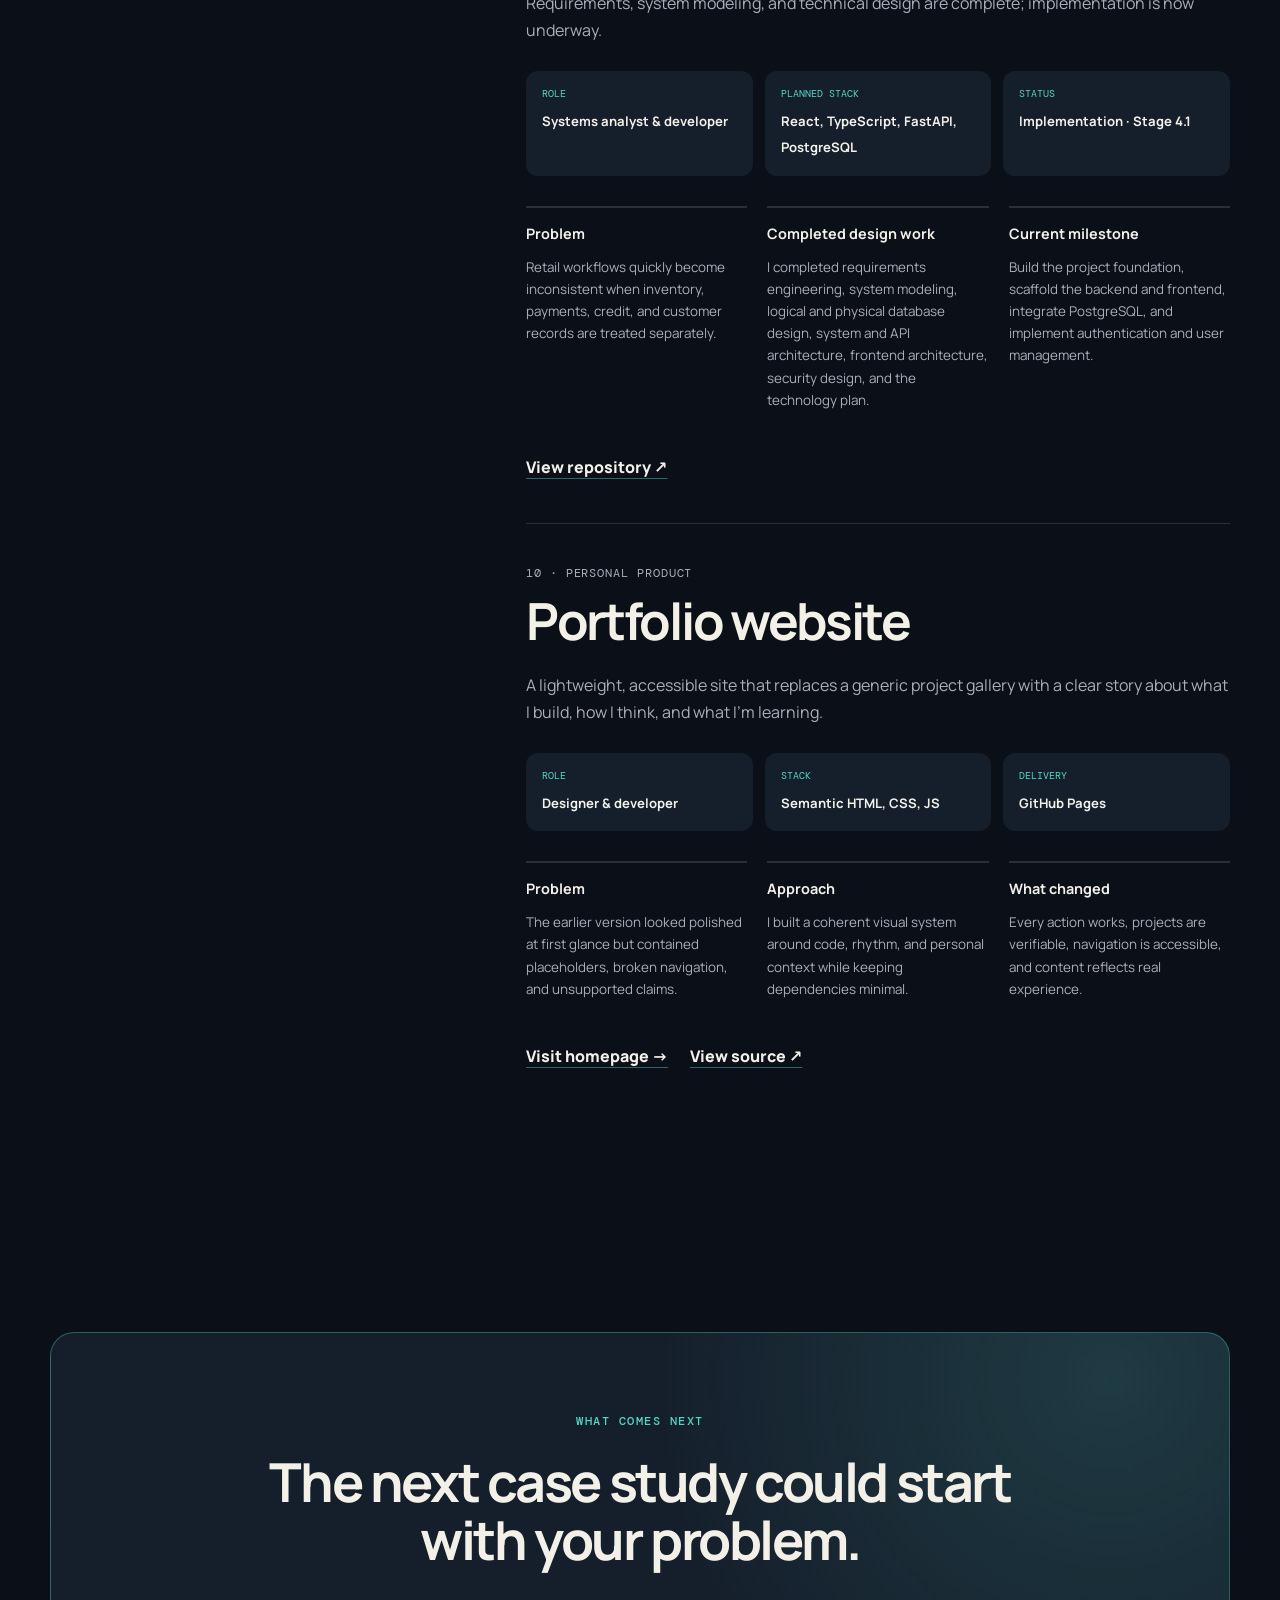
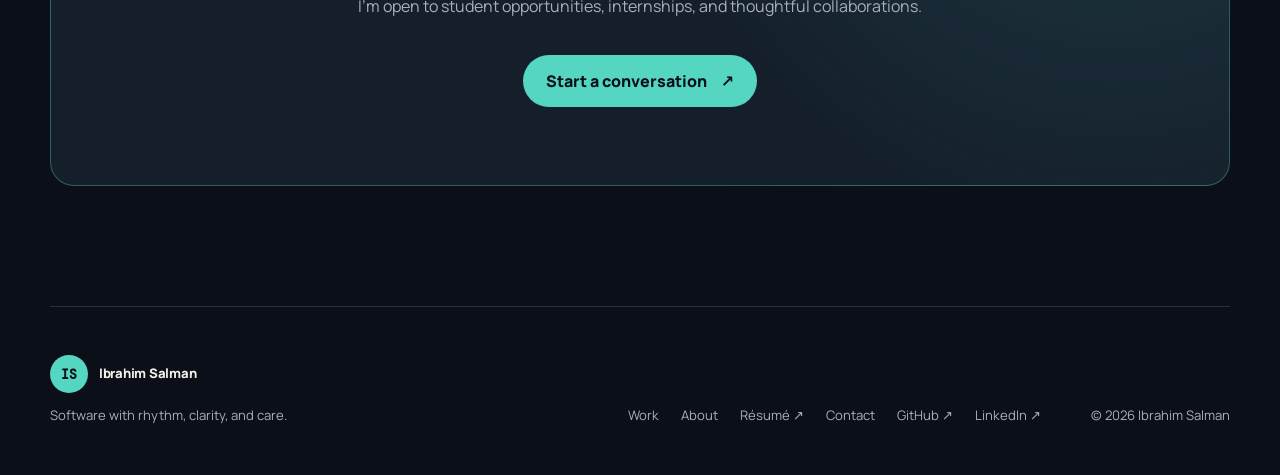
<file: Projects/projects.html>
<!doctype html>
<html lang="en">
<head>
  <meta charset="utf-8">
  <meta name="viewport" content="width=device-width, initial-scale=1">
  <meta name="description" content="Case studies from Ibrahim Salman's machine-learning research, web development, and software systems work.">
  <meta name="theme-color" content="#0b1018">
  <meta property="og:title" content="Projects — Ibrahim Salman">
  <meta property="og:description" content="Case studies in resilient AI, Android development, usability research, web design, and software systems.">
  <meta property="og:type" content="website">
  <meta property="og:url" content="https://ibrahimsalman.me/Projects/projects.html">
  <meta property="og:image" content="https://ibrahimsalman.me/images/og-card.png">
  <meta property="og:image:width" content="1200">
  <meta property="og:image:height" content="630">
  <meta name="twitter:card" content="summary_large_image">
  <link rel="canonical" href="https://ibrahimsalman.me/Projects/projects.html">
  <title>Projects — Ibrahim Salman</title>
  <link rel="icon" href="../images/favicon.svg" type="image/svg+xml">
  <link rel="preconnect" href="https://fonts.googleapis.com">
  <link rel="preconnect" href="https://fonts.gstatic.com" crossorigin>
  <link href="https://fonts.googleapis.com/css2?family=DM+Mono:wght@400;500&family=Manrope:wght@400;500;600;700;800&display=swap" rel="stylesheet">
  <link rel="stylesheet" href="../prototype.css?v=20261124-scenar">
  <script src="../prototype.js?v=20260925" defer></script>
</head>
<body>
  <a class="skip-link" href="#main">Skip to main content</a>
  <header class="site-header">
    <a class="brand" href="../index.html" aria-label="Ibrahim Salman, home"><span class="brand-mark" aria-hidden="true">IS</span><span>Ibrahim Salman</span></a>
    <button class="menu-button" type="button" aria-expanded="false" aria-controls="site-nav"><span class="sr-only">Open navigation</span><span aria-hidden="true"></span><span aria-hidden="true"></span></button>
    <nav class="site-nav" id="site-nav" aria-label="Primary navigation">
      <a href="projects.html" aria-current="page">Work</a><a href="../About/about.html">About</a><a href="../index.html#now">Now</a><a href="https://ca.linkedin.com/in/ibrahim-salman-ab1a5835b" target="_blank" rel="noreferrer">LinkedIn ↗</a><a class="nav-cta" href="../Contact/contact.html">Let’s talk</a>
    </nav>
  </header>

  <main id="main">
    <header class="page-hero section-shell reveal">
      <p class="eyebrow">Selected case studies · 2025–2026</p>
      <h1>Work with a reason behind it.</h1>
      <p>I’m early in my career, so I value honest scope over inflated claims. These projects show how I turn a brief into structure, make decisions, and finish something people can inspect.</p>
    </header>

    <div class="section-shell detail-grid">
      <aside class="detail-aside reveal">
        <p class="eyebrow">Project index</p>
        <h2>Ten ways of thinking.</h2>
        <p>Safety-focused AI, mission planning, machine-learning research, LLM infrastructure, computer vision, mobile experimentation, team development, interface design, systems analysis, and a personal product.</p>
        <ul>
          <li><strong>01</strong><span>SCENAR</span></li>
          <li><strong>02</strong><span>Mars Walk Guardian</span></li>
          <li><strong>03</strong><span>GNN–RL routing</span></li>
          <li><strong>04</strong><span>LLM gateway</span></li>
          <li><strong>05</strong><span>SmartVision</span></li>
          <li><strong>06</strong><span>MD3 methodology</span></li>
          <li><strong>07</strong><span>MedReminder</span></li>
          <li><strong>08</strong><span>KVA website</span></li>
          <li><strong>09</strong><span>Retail system</span></li>
          <li><strong>10</strong><span>Portfolio</span></li>
        </ul>
      </aside>

      <div>
        <article class="case-study reveal" id="scenar">
          <p class="project-type">01 · AppFusion Hackathon · Winner — Best Use of AI</p>
          <h2>SCENAR</h2>
          <p>I served as technical lead for a team-built Android emergency-reporting system that turns incomplete voice or text descriptions into structured incident reports. The person reporting the emergency reviews and corrects every field before a simulated handoff to responders.</p>
          <div class="case-meta"><div><span>Role</span><strong>Technical lead, AI & integration</strong></div><div><span>Stack</span><strong>Java, Android, OpenAI, JavaScript, BLE</strong></div><div><span>Recognition</span><strong>Best Use of AI · November 2026</strong></div></div>
          <div class="case-notes">
            <article><h3>AI with boundaries</h3><p>I built and integrated the incident-structuring pipeline, JSON parsing, validation, secure backend boundary, and deterministic offline fallback. Unknown information stays unknown, and the interface exposes loading, retry, failure, and fallback states.</p></article>
            <article><h3>Product leadership</h3><p>I defined the architecture, shared incident contracts, milestone plan, and integration workflow, then coordinated pull-request reviews, regression testing, release preparation, and a product-wide UI redesign.</p></article>
            <article><h3>Resilient handoff</h3><p>The prototype connects a guided victim flow to a consent-aware responder dashboard, encrypted emergency-profile storage, location and facility routing, plus an experimental privacy-safe Bluetooth rescue beacon.</p></article>
          </div>
          <p class="case-caveat">SCENAR does not diagnose injuries or provide treatment advice. Authority dispatch and contact notifications are simulated, and Bluetooth rescue mode remains experimental until validated on physical devices.</p>
          <div class="text-links"><a href="https://github.com/Ibrahim2709-raaz/scenar" target="_blank" rel="noreferrer">View team repository ↗</a></div>
        </article>

        <article class="case-study reveal" id="mars-walk-guardian">
          <p class="project-type">02 · NASA Space Apps Challenge · Team project</p>
          <h2>Mars Walk Guardian</h2>
          <p>I led our team in creating a safety-first rover mission planner for the Mount Sharp region of Gale Crater. The system plans a traverse to a science-target candidate, explains route risk, and recalculates a safer return when simulated terrain or rover conditions deteriorate.</p>
          <div class="case-meta"><div><span>Role</span><strong>Team lead, routing developer & presenter</strong></div><div><span>Stack</span><strong>React, MapLibre, Python, FastAPI</strong></div><div><span>Status</span><strong>Completed · November 2026</strong></div></div>
          <div class="research-result" aria-label="Verified live routing results"><div><span>Nominal traverse</span><strong>85.74 m</strong><small>21.43 Wh estimated energy</small></div><div><span>Emergency return</span><strong>90.48 m</strong><small>22.62 Wh estimated energy</small></div><p>201 × 201 HiRISE terrain grid · live Python routing API · simulated rover telemetry</p></div>
          <div class="case-notes">
            <article><h3>Leadership</h3><p>I coordinated the team’s integration, kept the science and simulation boundaries clear, ran the end-to-end demo, and shaped the final pitch around the route decision rather than just the interface.</p></article>
            <article><h3>Routing system</h3><p>I helped build and integrate weighted A* routing over a prepared HiRISE terrain crop, combining distance, slope, roughness, energy, and blocked-cell constraints through a tested FastAPI service.</p></article>
            <article><h3>Emergency scenario</h3><p>A simulated hazard changes the route constraints in real time. The interface preserves the original path, highlights the blocked region, renders the contingency route, and explains the updated mission cost.</p></article>
          </div>
          <p class="case-caveat">HiRISE terrain data is NASA-derived. Energy, slip risk, thermal state, communications, and fault conditions are explicitly simulated; the target is a waypoint-linked science candidate, not a confirmed boxwork coordinate.</p>
          <div class="text-links"><a href="https://ibrahim2709-raaz.github.io/mars-walk-guardian/" target="_blank" rel="noreferrer">Launch live mission planner ↗</a><a href="https://github.com/Ibrahim2709-raaz/mars-walk-guardian" target="_blank" rel="noreferrer">View team repository ↗</a></div>
        </article>

        <article class="case-study reveal" id="gnn-routing">
          <p class="project-type">03 · Machine-learning research</p>
          <h2>GNN–RL Self-Healing Disaster Routing</h2>
          <p>I authored the research with Jaspreet Kaur and co-produced the code for a self-healing routing framework designed to keep healthcare wireless sensor networks connected through disaster-induced node failures.</p>
          <div class="case-meta"><div><span>Role</span><strong>Research author & code co-producer</strong></div><div><span>Stack</span><strong>Python, PyTorch, NetworkX</strong></div><div><span>Status</span><strong>Manuscript submitted</strong></div></div>
          <div class="research-result" aria-label="Key simulation result"><div><span>GNN–RL</span><strong>96.0%</strong><small>mean route delivery</small></div><div><span>LSTM–RL</span><strong>89.6%</strong><small>mean route delivery</small></div><p>100 paired trials · extreme-severity simulation · p = 0.0267</p></div>
          <div class="case-notes">
            <article><h3>Research question</h3><p>Can a routing system use network structure and live risk signals to recover paths when a disaster damages relays carrying patient-sensor data?</p></article>
            <article><h3>Model insight</h3><p>Ablation work exposed a mismatch: binary GNN labels discarded the continuous risk signal used by the RL reward. I moved the final GNN to MSE regression over continuous node risk while retaining graph-aware aggregation.</p></article>
            <article><h3>Evaluation</h3><p>The 74-node simulator compares six routing strategies across multiple severities, with fixed seed ranges, ablations, statistical testing, and saved reference outputs for reproducibility.</p></article>
          </div>
          <p class="case-caveat">The results are based on simulated networks. Real deployment traces, mobility, hardware energy measurements, and clinical validation remain future work.</p>
          <div class="text-links"><a href="https://github.com/Ibrahim2709-raaz/gnn-rl-disaster-routing" target="_blank" rel="noreferrer">View reproducibility code ↗</a></div>
        </article>

        <article class="case-study reveal" id="llm-gateway">
          <p class="project-type">04 · LLM infrastructure · Completed</p>
          <h2>Multi-Provider LLM Gateway</h2>
          <p>I built a provider-neutral gateway that gives applications one OpenAI-compatible interface while selecting language-model providers according to cost, latency, availability, and task complexity.</p>
          <div class="case-meta"><div><span>Role</span><strong>Architect & developer</strong></div><div><span>Stack</span><strong>Python, FastAPI, PostgreSQL, Redis</strong></div><div><span>Status</span><strong>Completed · October 2026</strong></div></div>
          <div class="case-notes">
            <article><h3>System goal</h3><p>Separate application code from individual model vendors while keeping routing policy, access control, and operational limits in one service.</p></article>
            <article><h3>Routing design</h3><p>Requests are evaluated against task complexity, provider health, latency, and cost, with automatic retries and fallback when the preferred route fails.</p></article>
            <article><h3>Operational design</h3><p>The system design covers per-client permissions, Redis-backed rate limits and caching, token budgets, structured traces, Prometheus metrics, and Grafana dashboards.</p></article>
          </div>
          <p class="case-caveat">The project is complete, with a provider-neutral interface, policy-driven routing, retry and fallback behavior, and an operational design for reliable deployment.</p>
        </article>

        <article class="case-study reveal" id="smartvision">
          <p class="project-type">05 · Computer vision · In development</p>
          <h2>SmartVision Visual Assistant</h2>
          <p>I’m developing a real-time visual assistant that brings together OpenCV camera input, Hugging Face object detection, and offline speech to turn visual detections into spoken context.</p>
          <div class="case-meta"><div><span>Role</span><strong>Designer & developer</strong></div><div><span>Planned stack</span><strong>Python, OpenCV, Hugging Face</strong></div><div><span>Status</span><strong>Concept & initial repository</strong></div></div>
          <div class="case-notes">
            <article><h3>Purpose</h3><p>Make objects in a live camera view easier to identify through immediate visual detection and spoken feedback.</p></article>
            <article><h3>Pipeline</h3><p>Capture frames with OpenCV, send them through a Hugging Face object-detection model, then translate useful detections into offline speech.</p></article>
            <article><h3>Design focus</h3><p>Keep the feedback timely and understandable while avoiding constant repetition as objects remain in view.</p></article>
          </div>
          <p class="case-caveat">The public repository currently contains the project description and initial commit. Source code, model evaluation, accessibility testing, and performance measurements are still to come.</p>
          <div class="text-links"><a href="https://github.com/Ibrahim2709-raaz/smartvision" target="_blank" rel="noreferrer">View public repository ↗</a></div>
        </article>

        <article class="case-study reveal" id="md3">
          <p class="project-type">06 · Android usability experiment</p>
          <h2>MD3 Touch Target Methodology</h2>
          <p>The repository credits me as the project’s original developer. I built the foundation for an Android experiment that studies how interface target size affects task speed and misclick frequency.</p>
          <div class="case-meta"><div><span>Role</span><strong>Original developer & contributor</strong></div><div><span>Stack</span><strong>Java, Android SDK, Material Components</strong></div><div><span>Version</span><strong>v0.3.0</strong></div></div>
          <div class="case-notes">
            <article><h3>Question</h3><p>How does reducing the size of common controls change completion time and interaction accuracy on a mobile screen?</p></article>
            <article><h3>Method</h3><p>Buttons, toggles, and radio controls appear at randomized locations across five size conditions while the app records trials, timing, misclicks, and averages.</p></article>
            <article><h3>Contribution</h3><p>I created the original Android project and experimental foundation; the shared repository documents later extensions, UI improvements, and tracking work by a collaborator.</p></article>
          </div>
          <section class="research-artifacts" aria-labelledby="md3-artifacts-title">
            <div class="artifact-intro">
              <p class="eyebrow">Research presentation</p>
              <h3 id="md3-artifacts-title">From Android experiment to conference poster.</h3>
              <p>I presented this work with my co-authors at Thompson Rivers University’s 21st Annual Undergraduate Research &amp; Innovation Conference, held April 7–10, 2026. The poster reports the experiment’s full five-size dataset, including a 300% increase in misclicks from 48dp to 32dp and the sharpest error increase at 24dp.</p>
            </div>
            <div class="artifact-grid">
              <a class="artifact-card artifact-card--poster" href="../images/md3/md3-touch-target-poster.pdf" target="_blank" rel="noreferrer">
                <img src="../images/md3/md3-touch-target-poster.webp" alt="Research poster about Material Design 3 touch target sizes and Android interaction accuracy" loading="lazy">
                <span><strong>Research poster</strong><small>Read the full poster · PDF ↗</small></span>
              </a>
              <a class="artifact-card" href="../images/md3/ibrahim-salman-conference-certificate.png" target="_blank" rel="noreferrer">
                <img src="../images/md3/ibrahim-salman-conference-certificate.webp" alt="Certificate of participation for Ibrahim Salman at the 2026 TRU Undergraduate Research and Innovation Conference" loading="lazy">
                <span><strong>Conference certificate</strong><small>View full certificate ↗</small></span>
              </a>
            </div>
          </section>
          <div class="text-links"><a href="https://github.com/mrtonguelicker/MD3Methodology" target="_blank" rel="noreferrer">View team repository ↗</a><a href="../images/md3/md3-touch-target-poster.pdf" target="_blank" rel="noreferrer">Read research poster ↗</a></div>
        </article>

        <article class="case-study reveal" id="med-reminder">
          <p class="project-type">07 · Collaborative Android development</p>
          <h2>MedReminder</h2>
          <p>A completed three-person Android term project for medication schedules, dose logging, refill tracking, alarms, and adherence history. My commits span product features, API integration, interface work, and team integration.</p>
          <div class="case-meta"><div><span>Role</span><strong>Android developer & collaborator</strong></div><div><span>Stack</span><strong>Java, Android SDK, Gradle, APIs</strong></div><div><span>Status</span><strong>Completed · April 2026</strong></div></div>
          <div class="case-notes">
            <article><h3>Features delivered</h3><p>I implemented medication functionality and layouts, settings auto-save, light and dark themes, data clearing, emergency contacts, snooze controls, and quiet hours.</p></article>
            <article><h3>Data & integration</h3><p>I built the barcode-scanning flow with real-time drug-lookup API support plus medication-history logging, a calendar heatmap, and CSV export.</p></article>
            <article><h3>Collaboration</h3><p>I resolved pull-request and integration errors, merged teammates’ Today-screen and dosage-tracking work, and contributed animations, Material UI refinements, and splash-screen branding.</p></article>
          </div>
          <p class="case-caveat">The repository records these contributions across commits from April 2–16, 2026. The term project concluded later that month.</p>
          <div class="text-links"><a href="https://github.com/mrtonguelicker/MedReminder" target="_blank" rel="noreferrer">View team repository ↗</a></div>
        </article>

        <article class="case-study reveal" id="kva">
          <p class="project-type">08 · Front-end development</p>
          <h2>Kamloops Volleyball Association</h2>
          <p>A multi-page website concept for players and families who need a clear path to programs, club information, gallery content, and contact details.</p>
          <div class="case-meta"><div><span>Role</span><strong>Designer & developer</strong></div><div><span>Stack</span><strong>HTML, CSS, JavaScript</strong></div><div><span>Status</span><strong>Live on GitHub Pages</strong></div></div>
          <div class="case-notes">
            <article><h3>Problem</h3><p>Several audience groups needed different information without making the navigation feel fragmented.</p></article>
            <article><h3>Approach</h3><p>I separated youth, adult, organization, gallery, and contact content into predictable page groups.</p></article>
            <article><h3>What I learned</h3><p>Shared navigation and styling must be planned early when a static site grows beyond one page.</p></article>
          </div>
          <div class="text-links"><a href="https://ibrahim2709-raaz.github.io/KVA-Project/" target="_blank" rel="noreferrer">Visit live site ↗</a><a href="https://github.com/Ibrahim2709-raaz/KVA-Project" target="_blank" rel="noreferrer">View source ↗</a></div>
        </article>

        <article class="case-study reveal" id="retail">
          <p class="project-type">09 · Full-stack system · Implementation</p>
          <h2>Retail Resale Management System</h2>
          <p>A requirements-driven platform for inventory, sales, customers, credit, and payments. Requirements, system modeling, and technical design are complete; implementation is now underway.</p>
          <div class="case-meta"><div><span>Role</span><strong>Systems analyst & developer</strong></div><div><span>Planned stack</span><strong>React, TypeScript, FastAPI, PostgreSQL</strong></div><div><span>Status</span><strong>Implementation · Stage 4.1</strong></div></div>
          <div class="case-notes">
            <article><h3>Problem</h3><p>Retail workflows quickly become inconsistent when inventory, payments, credit, and customer records are treated separately.</p></article>
            <article><h3>Completed design work</h3><p>I completed requirements engineering, system modeling, logical and physical database design, system and API architecture, frontend architecture, security design, and the technology plan.</p></article>
            <article><h3>Current milestone</h3><p>Build the project foundation, scaffold the backend and frontend, integrate PostgreSQL, and implement authentication and user management.</p></article>
          </div>
          <div class="text-links"><a href="https://github.com/Ibrahim2709-raaz/retail-resale-management-system" target="_blank" rel="noreferrer">View repository ↗</a></div>
        </article>

        <article class="case-study reveal" id="portfolio">
          <p class="project-type">10 · Personal product</p>
          <h2>Portfolio website</h2>
          <p>A lightweight, accessible site that replaces a generic project gallery with a clear story about what I build, how I think, and what I’m learning.</p>
          <div class="case-meta"><div><span>Role</span><strong>Designer & developer</strong></div><div><span>Stack</span><strong>Semantic HTML, CSS, JS</strong></div><div><span>Delivery</span><strong>GitHub Pages</strong></div></div>
          <div class="case-notes">
            <article><h3>Problem</h3><p>The earlier version looked polished at first glance but contained placeholders, broken navigation, and unsupported claims.</p></article>
            <article><h3>Approach</h3><p>I built a coherent visual system around code, rhythm, and personal context while keeping dependencies minimal.</p></article>
            <article><h3>What changed</h3><p>Every action works, projects are verifiable, navigation is accessible, and content reflects real experience.</p></article>
          </div>
          <div class="text-links"><a href="../index.html">Visit homepage →</a><a href="https://github.com/Ibrahim2709-raaz/portfolio-website" target="_blank" rel="noreferrer">View source ↗</a></div>
        </article>
      </div>
    </div>

    <section class="section-shell contact-callout reveal">
      <p class="eyebrow">What comes next</p><h2>The next case study could start with your problem.</h2><p>I’m open to student opportunities, internships, and thoughtful collaborations.</p>
      <div class="button-row"><a class="button button-primary" href="../Contact/contact.html">Start a conversation <span aria-hidden="true">↗</span></a></div>
    </section>
  </main>

  <footer class="site-footer">
    <div><a class="brand" href="../index.html"><span class="brand-mark" aria-hidden="true">IS</span><span>Ibrahim Salman</span></a><p>Software with rhythm, clarity, and care.</p></div>
    <div class="footer-links"><a href="projects.html">Work</a><a href="../About/about.html">About</a><a href="../documents/Ibrahim-Salman-Resume.pdf" target="_blank" rel="noreferrer">Résumé ↗</a><a href="../Contact/contact.html">Contact</a><a href="https://github.com/Ibrahim2709-raaz" target="_blank" rel="noreferrer">GitHub ↗</a><a href="https://ca.linkedin.com/in/ibrahim-salman-ab1a5835b" target="_blank" rel="noreferrer">LinkedIn ↗</a></div>
    <p>© <span data-current-year>2026</span> Ibrahim Salman</p>
  </footer>
</body>
</html>
</file>
<file: prototype.css>
:root {
  --ink: #f3f0e8;
  --muted: #a8afba;
  --night: #0b1018;
  --night-soft: #111925;
  --panel: #151f2c;
  --line: rgba(243, 240, 232, 0.14);
  --cyan: #55d6c2;
  --cyan-deep: #1ea895;
  --coral: #ff7a5c;
  --yellow: #f1c75b;
  --max: 1180px;
  --radius: 24px;
  --shadow: 0 24px 80px rgba(0, 0, 0, 0.28);
}

* { box-sizing: border-box; }
html { scroll-behavior: smooth; }
body { margin: 0; background: var(--night); color: var(--ink); font-family: "Manrope", system-ui, sans-serif; line-height: 1.65; overflow-x: hidden; }
body::before { content: ""; position: fixed; inset: 0; pointer-events: none; opacity: .28; background-image: linear-gradient(rgba(255,255,255,.018) 1px, transparent 1px), linear-gradient(90deg, rgba(255,255,255,.018) 1px, transparent 1px); background-size: 32px 32px; mask-image: linear-gradient(to bottom, black, transparent 80%); }
img { max-width: 100%; display: block; }
a { color: inherit; }
button, input, textarea { font: inherit; }
button, a { -webkit-tap-highlight-color: transparent; }
:focus-visible { outline: 3px solid var(--yellow); outline-offset: 4px; }
.sr-only { position: absolute; width: 1px; height: 1px; padding: 0; margin: -1px; overflow: hidden; clip: rect(0,0,0,0); white-space: nowrap; border: 0; }
.honeypot { display: none !important; }
.skip-link { position: fixed; top: 12px; left: 12px; z-index: 999; transform: translateY(-150%); padding: 10px 16px; border-radius: 8px; background: var(--ink); color: var(--night); font-weight: 800; }
.skip-link:focus { transform: translateY(0); }

.site-header { width: min(calc(100% - 40px), var(--max)); height: 88px; margin: 0 auto; display: flex; align-items: center; justify-content: space-between; position: relative; z-index: 50; }
.brand { display: inline-flex; align-items: center; gap: 11px; color: var(--ink); text-decoration: none; font-weight: 800; letter-spacing: -.02em; }
.brand-mark { width: 38px; height: 38px; display: grid; place-items: center; border-radius: 50%; background: var(--cyan); color: var(--night); font-family: "DM Mono", monospace; font-size: 13px; }
.site-nav { display: flex; align-items: center; gap: 34px; }
.site-nav a { color: var(--muted); text-decoration: none; font-size: .92rem; font-weight: 700; transition: color .2s ease; }
.site-nav a:hover, .site-nav a[aria-current="page"] { color: var(--ink); }
.site-nav .nav-cta { padding: 10px 17px; border: 1px solid var(--line); border-radius: 999px; color: var(--ink); }
.site-nav .nav-cta:hover { border-color: var(--cyan); color: var(--cyan); }
.menu-button { display: none; width: 46px; height: 46px; border: 1px solid var(--line); border-radius: 50%; background: transparent; place-content: center; gap: 7px; cursor: pointer; }
.menu-button span:not(.sr-only) { width: 19px; height: 2px; background: var(--ink); transition: transform .2s ease; }
.menu-button[aria-expanded="true"] span:nth-last-child(2) { transform: translateY(4.5px) rotate(45deg); }
.menu-button[aria-expanded="true"] span:last-child { transform: translateY(-4.5px) rotate(-45deg); }

.section-shell { width: min(calc(100% - 40px), var(--max)); margin-inline: auto; }
.section-block { padding-block: 120px; }
.hero { min-height: calc(100svh - 88px); display: grid; grid-template-columns: minmax(0, 1.05fr) minmax(420px, .95fr); gap: clamp(48px, 8vw, 110px); align-items: center; padding-block: 70px 96px; }
.eyebrow { margin: 0 0 22px; color: var(--cyan); font-family: "DM Mono", monospace; font-size: .78rem; font-weight: 500; letter-spacing: .12em; text-transform: uppercase; }
.status-dot { display: inline-block; width: 8px; height: 8px; margin-right: 8px; border-radius: 50%; background: var(--cyan); box-shadow: 0 0 0 5px rgba(85,214,194,.12); }
h1, h2, h3, p { margin-top: 0; }
h1, h2, h3 { line-height: 1.08; letter-spacing: -.045em; }
h1 { max-width: 780px; margin-bottom: 28px; font-size: clamp(3rem, 6.2vw, 6.2rem); }
h1 em { color: var(--cyan); font-family: Georgia, serif; font-weight: 400; }
h2 { margin-bottom: 24px; font-size: clamp(2.2rem, 4.2vw, 4rem); }
h3 { font-size: clamp(1.35rem, 2vw, 2rem); }
.hero-lede { max-width: 660px; color: var(--muted); font-size: clamp(1rem, 1.4vw, 1.18rem); }
.button-row { display: flex; flex-wrap: wrap; gap: 12px; margin-top: 35px; }
.button { display: inline-flex; min-height: 52px; align-items: center; justify-content: center; gap: 14px; padding: 12px 22px; border: 1px solid transparent; border-radius: 999px; text-decoration: none; font-weight: 800; transition: transform .2s ease, background .2s ease, border-color .2s ease; }
.button:hover { transform: translateY(-2px); }
.button-primary { background: var(--cyan); color: var(--night); }
.button-primary:hover { background: #76ead8; }
.button-secondary { border-color: var(--line); color: var(--ink); }
.button-secondary:hover { border-color: var(--cyan); color: var(--cyan); }
.hero-facts { display: flex; gap: 34px; margin: 54px 0 0; padding: 0; list-style: none; }
.hero-facts li { display: flex; flex-direction: column; border-left: 1px solid var(--line); padding-left: 14px; }
.hero-facts strong { font-family: "DM Mono", monospace; font-size: 1.35rem; color: var(--ink); }
.hero-facts span { color: var(--muted); font-size: .75rem; }

.code-window { overflow: hidden; border: 1px solid var(--line); border-radius: var(--radius); background: #0c121c; box-shadow: var(--shadow); transform: rotate(1.2deg); }
.window-bar { display: flex; align-items: center; gap: 8px; padding: 15px 18px; border-bottom: 1px solid var(--line); background: rgba(255,255,255,.025); }
.window-bar > span { width: 9px; height: 9px; border-radius: 50%; background: #55606f; }
.window-bar > span:first-child { background: var(--coral); }
.window-bar > span:nth-child(2) { background: var(--yellow); }
.window-bar > span:nth-child(3) { background: var(--cyan); }
.window-bar p { margin: 0 0 0 8px; color: #748090; font: .72rem "DM Mono", monospace; }
.code-window pre { margin: 0; padding: 34px; overflow: auto; color: #d8dee9; font: clamp(.72rem, 1.05vw, .9rem)/1.9 "DM Mono", monospace; }
.code-key { color: #c792ea; }
.code-string { color: #c3e88d; }
.code-caption { display: flex; gap: 14px; padding: 18px 22px; border-top: 1px solid var(--line); color: var(--muted); font-size: .8rem; }
.code-caption span { color: var(--coral); font-family: "DM Mono", monospace; }

.proof-strip { display: flex; justify-content: center; align-items: center; gap: clamp(18px, 3vw, 44px); padding: 22px 30px; overflow: hidden; border-block: 1px solid var(--line); color: var(--muted); font: .74rem "DM Mono", monospace; letter-spacing: .1em; text-transform: uppercase; white-space: nowrap; }
.proof-strip p { margin: 0; }
.proof-strip span { color: var(--coral); font-size: .55rem; }
.section-heading { display: grid; grid-template-columns: 1.25fr .75fr; gap: 60px; align-items: end; margin-bottom: 64px; }
.section-heading h2 { margin-bottom: 0; max-width: 720px; }
.section-heading > p { color: var(--muted); }
.work-list { display: grid; gap: 22px; }
.work-card { display: grid; grid-template-columns: 50px minmax(280px, .8fr) minmax(340px, 1.2fr); gap: 32px; align-items: center; padding: 28px; border: 1px solid var(--line); border-radius: var(--radius); background: rgba(21,31,44,.72); transition: border-color .25s ease, transform .25s ease; }
.work-card:hover { transform: translateY(-4px); border-color: rgba(85,214,194,.5); }
.work-number { align-self: start; color: var(--coral); font: .8rem "DM Mono", monospace; }
.work-visual { min-height: 300px; border-radius: 16px; overflow: hidden; background: #d7e5e1; }
.scenar-visual { position: relative; display: grid; place-items: center; padding: 22px; background: radial-gradient(circle at 18% 18%, rgba(85,214,194,.25), transparent 34%), linear-gradient(145deg, #07151a, #112631); }
.scenar-signal { position: absolute; top: 22px; left: 22px; display: flex; gap: 5px; align-items: end; height: 34px; }
.scenar-signal span { width: 5px; border-radius: 8px; background: var(--cyan); animation: scenar-pulse 1.8s ease-in-out infinite; }
.scenar-signal span:nth-child(1) { height: 14px; }
.scenar-signal span:nth-child(2) { height: 30px; animation-delay: -.6s; }
.scenar-signal span:nth-child(3) { height: 21px; animation-delay: -1.2s; }
.scenar-report { width: min(100%, 250px); padding: 20px; border: 1px solid rgba(85,214,194,.35); border-radius: 15px; background: rgba(8,18,25,.88); box-shadow: 0 20px 60px rgba(0,0,0,.25); }
.scenar-report > small { color: var(--cyan); font: .58rem "DM Mono", monospace; letter-spacing: .12em; }
.scenar-report > strong { display: block; margin: 8px 0 14px; color: var(--ink); font-size: 1.15rem; }
.scenar-report div { display: flex; justify-content: space-between; gap: 16px; padding: 8px 0; border-top: 1px solid rgba(243,240,232,.1); color: var(--muted); font: .62rem "DM Mono", monospace; }
.scenar-report b { color: var(--ink); font-weight: 500; }
.scenar-award { position: absolute; right: 16px; bottom: 16px; padding: 11px 13px; border-radius: 11px; background: var(--coral); color: var(--night); transform: rotate(-2deg); box-shadow: 0 10px 28px rgba(0,0,0,.25); }
.scenar-award span, .scenar-award strong, .scenar-award small { display: block; }
.scenar-award span { font: 700 .55rem "DM Mono", monospace; letter-spacing: .12em; }
.scenar-award strong { margin: 3px 0; font-size: .9rem; }
.scenar-award small { font-size: .56rem; }
@keyframes scenar-pulse { 50% { opacity: .35; transform: scaleY(.7); } }
.mars-visual { position: relative; display: grid; align-items: end; padding: 22px; background: radial-gradient(circle at 72% 28%, rgba(230,105,65,.28), transparent 28%), radial-gradient(circle at 18% 82%, rgba(85,214,194,.13), transparent 34%), #080d16; }
.mars-visual svg { position: absolute; inset: 0; width: 100%; height: 100%; }
.mars-visual svg circle { fill: var(--night); stroke: var(--cyan); stroke-width: 3; }
.mars-route { fill: none; stroke-linecap: round; stroke-linejoin: round; }
.mars-route-base { stroke: var(--cyan); stroke-width: 4; stroke-dasharray: 7 8; }
.mars-route-emergency { stroke: var(--coral); stroke-width: 5; }
.mars-orbit { position: absolute; top: -44px; right: -54px; width: 230px; height: 230px; border: 1px solid rgba(243,240,232,.14); border-radius: 50%; transform: rotate(-18deg); }
.mars-planet { position: absolute; top: 26px; right: 28px; width: 78px; height: 78px; overflow: hidden; border-radius: 50%; background: radial-gradient(circle at 36% 32%, #f5a16f 0 8%, transparent 9%), radial-gradient(circle at 64% 66%, #9f3829 0 11%, transparent 12%), linear-gradient(145deg,#e87043,#7e2927); box-shadow: 0 0 36px rgba(232,112,67,.24); }
.mars-planet span { position: absolute; left: 11px; bottom: 16px; width: 56px; height: 12px; border-radius: 50%; border-top: 3px solid rgba(78,24,25,.5); transform: rotate(9deg); }
.mars-telemetry { position: relative; z-index: 1; width: max-content; padding: 12px 15px; border: 1px solid rgba(243,240,232,.2); border-radius: 12px; background: rgba(8,13,22,.88); }
.mars-telemetry span, .mars-telemetry strong, .mars-telemetry small { display: block; }
.mars-telemetry span { color: var(--cyan); font: .62rem "DM Mono", monospace; letter-spacing: .12em; }
.mars-telemetry strong { margin-top: 5px; color: var(--ink); font-size: 1.55rem; }
.mars-telemetry small { color: var(--muted); font: .57rem "DM Mono", monospace; }
.gnn-visual { position: relative; display: grid; align-items: end; padding: 22px; background: radial-gradient(circle at 76% 20%, rgba(85,214,194,.25), transparent 34%), #0c1520; }
.gnn-visual svg { position: absolute; inset: 0; width: 100%; height: 100%; }
.network-lines path { fill: none; stroke: rgba(85,214,194,.45); stroke-width: 2; }
.network-nodes circle { fill: var(--night); stroke: var(--cyan); stroke-width: 3; }
.network-nodes .sink { fill: var(--coral); stroke: #ffc2b4; }
.gnn-stat { position: relative; z-index: 1; width: max-content; padding: 12px 15px; border: 1px solid rgba(243,240,232,.2); border-radius: 12px; background: rgba(11,16,24,.86); }
.gnn-stat strong, .gnn-stat span, .gnn-stat small { display: block; }
.gnn-stat strong { color: var(--cyan); font: 800 1.8rem/1 "Manrope", sans-serif; }
.gnn-stat span { margin-top: 5px; color: var(--ink); font: .67rem "DM Mono", monospace; text-transform: uppercase; }
.gnn-stat small { margin-top: 3px; color: var(--muted); font-size: .58rem; }
.gateway-visual { position: relative; display: grid; grid-template-rows: auto 1fr auto; gap: 18px; padding: 24px; background: radial-gradient(circle at 50% 50%, rgba(85,214,194,.18), transparent 48%), #0c1520; color: var(--ink); }
.gateway-request { display: flex; gap: 10px; align-items: center; padding: 11px 13px; border: 1px solid var(--line); border-radius: 10px; font: .66rem "DM Mono", monospace; }
.gateway-request span { color: var(--cyan); }
.gateway-router { align-self: center; justify-self: center; display: grid; place-items: center; width: 150px; aspect-ratio: 1; border: 1px solid rgba(85,214,194,.55); border-radius: 50%; background: rgba(21,31,44,.9); box-shadow: 0 0 0 12px rgba(85,214,194,.05); }
.gateway-router small { color: var(--cyan); font: .62rem "DM Mono", monospace; letter-spacing: .12em; }
.gateway-router strong { color: var(--coral); font-size: 2rem; }
.gateway-router span { color: var(--muted); font: .55rem "DM Mono", monospace; }
.gateway-providers { display: grid; grid-template-columns: repeat(3,1fr); gap: 8px; }
.gateway-providers span { display: grid; place-items: center; min-height: 42px; border: 1px solid var(--line); border-radius: 9px; color: var(--muted); font: 700 .62rem "DM Mono", monospace; }
.vision-visual { position: relative; padding: 20px; background: linear-gradient(145deg, #0b1820, #132a30); color: var(--ink); }
.vision-frame { position: relative; height: 215px; border: 1px solid rgba(85,214,194,.35); border-radius: 12px; background: radial-gradient(circle at 65% 42%, rgba(241,199,91,.18), transparent 15%), linear-gradient(130deg, transparent 0 35%, rgba(85,214,194,.08) 35% 65%, transparent 65%); }
.vision-frame::before, .vision-frame::after { content: ""; position: absolute; background: rgba(85,214,194,.2); }
.vision-frame::before { top: 50%; right: 0; left: 0; height: 1px; }
.vision-frame::after { top: 0; bottom: 0; left: 50%; width: 1px; }
.vision-box { position: absolute; padding: 4px 6px; border: 1px solid var(--cyan); color: var(--cyan); font: .55rem "DM Mono", monospace; }
.vision-box b { color: var(--ink); }
.vision-box-person { top: 28px; left: 34px; width: 82px; height: 138px; }
.vision-box-cup { right: 34px; bottom: 34px; width: 68px; height: 64px; border-color: var(--yellow); color: var(--yellow); }
.vision-focus { position: absolute; top: 50%; left: 50%; width: 22px; height: 22px; border: 1px solid var(--coral); border-radius: 50%; transform: translate(-50%,-50%); }
.vision-caption { display: flex; justify-content: space-between; gap: 16px; align-items: center; margin-top: 16px; font-size: .67rem; }
.vision-caption span { color: var(--coral); font: .58rem "DM Mono", monospace; }
.vision-caption strong { color: var(--muted); }
.touch-visual { position: relative; display: grid; place-items: center; padding: 24px; background: #ebe5d8; color: var(--night); }
.touch-targets { display: flex; align-items: center; justify-content: center; gap: 9px; width: 100%; }
.touch-targets span { display: grid; place-items: center; aspect-ratio: 1; border: 2px solid var(--night); border-radius: 50%; background: var(--yellow); font: 700 .6rem "DM Mono", monospace; box-shadow: 4px 5px 0 rgba(11,16,24,.14); }
.touch-targets span:nth-child(1) { width: 30px; }
.touch-targets span:nth-child(2) { width: 40px; }
.touch-targets span:nth-child(3) { width: 50px; }
.touch-targets span:nth-child(4) { width: 60px; background: var(--cyan); }
.touch-targets span:nth-child(5) { width: 70px; background: var(--coral); }
.touch-readout { position: absolute; right: 18px; bottom: 18px; padding: 10px 13px; border-radius: 10px; background: var(--night); color: var(--ink); transform: rotate(-2deg); }
.touch-readout strong, .touch-readout small { display: block; }
.touch-readout strong { font-size: 1rem; }
.touch-readout small { color: var(--muted); font: .55rem "DM Mono", monospace; }
.med-visual { display: grid; place-items: center; padding: 24px; background: linear-gradient(145deg, #ccece6, #eaf3ef); color: var(--night); }
.phone-card { width: min(100%, 270px); padding: 16px; border: 2px solid var(--night); border-radius: 24px; background: #f8f8f4; box-shadow: 10px 12px 0 rgba(11,16,24,.12); transform: rotate(1.5deg); }
.med-head { display: flex; justify-content: space-between; align-items: center; margin-bottom: 16px; font-size: .74rem; }
.med-head span { font: .58rem "DM Mono", monospace; }
.med-row { display: grid; grid-template-columns: 32px 1fr auto; gap: 10px; align-items: center; padding: 11px 0; border-top: 1px solid rgba(11,16,24,.15); }
.med-row > span { display: grid; place-items: center; width: 30px; height: 30px; border-radius: 9px; background: var(--cyan); font: 700 .58rem "DM Mono", monospace; }
.med-row:nth-child(3) > span { background: var(--yellow); }
.med-row b, .med-row small { display: block; }
.med-row b { font-size: .7rem; }
.med-row small { color: #5d625f; font-size: .56rem; }
.med-row > strong { color: var(--cyan-deep); }
.kva-visual { display: grid; place-items: center; padding: 28px; }
.kva-visual img { width: min(82%, 260px); filter: drop-shadow(0 20px 25px rgba(0,0,0,.15)); }
.system-visual { display: grid; grid-template-columns: 1fr 32px 1fr; place-items: center; padding: 28px; background: #ebe5d8; color: var(--night); }
.system-card { width: 100%; padding: 20px; border: 2px solid var(--night); border-radius: 12px; background: #f4f0e7; transform: rotate(-3deg); }
.system-card-alt { transform: rotate(3deg); background: var(--yellow); }
.system-card span, .system-card small { display: block; font: .66rem "DM Mono", monospace; text-transform: uppercase; }
.system-card strong { display: block; margin-block: 14px 2px; font-size: 2.6rem; }
.system-line { width: 100%; height: 2px; background: var(--night); }
.portfolio-visual { display: flex; flex-direction: column; justify-content: space-between; padding: 28px; background: var(--cyan); color: var(--night); font: .74rem "DM Mono", monospace; }
.portfolio-visual strong { font: 800 2.5rem/1.02 "Manrope", sans-serif; letter-spacing: -.06em; }
.project-type { margin-bottom: 12px; color: var(--cyan); font: .72rem "DM Mono", monospace; letter-spacing: .08em; text-transform: uppercase; }
.work-copy > p:not(.project-type) { color: var(--muted); }
.tag-list { display: flex; flex-wrap: wrap; gap: 8px; margin: 22px 0; padding: 0; list-style: none; }
.tag-list li { padding: 6px 10px; border: 1px solid var(--line); border-radius: 999px; color: #c7ced8; font-size: .72rem; }
.text-links { display: flex; flex-wrap: wrap; gap: 22px; }
.text-links a, .text-link { color: var(--ink); font-weight: 800; text-underline-offset: 5px; text-decoration-color: rgba(85,214,194,.45); }
.text-links a:hover, .text-link:hover { color: var(--cyan); }
.center-row { display: flex; justify-content: center; margin-top: 38px; }

.story-grid { display: grid; grid-template-columns: .82fr 1.18fr; gap: clamp(50px, 9vw, 120px); align-items: center; }
.portrait-frame { position: relative; max-width: 470px; padding: 14px; border: 1px solid var(--line); border-radius: var(--radius); background: var(--panel); transform: rotate(-1.5deg); }
.portrait-frame img { width: 100%; height: auto; aspect-ratio: 3/4; object-fit: contain; border-radius: 14px; filter: saturate(.85); }
.portrait-note { position: absolute; right: -24px; bottom: 36px; padding: 13px 16px; background: var(--coral); color: var(--night); font: 700 .7rem/1.5 "DM Mono", monospace; text-transform: uppercase; transform: rotate(4deg); }
.story-copy > p:not(.eyebrow) { color: var(--muted); font-size: 1.05rem; }
.story-points { display: grid; gap: 5px; margin: 32px 0; }
.story-points article { display: grid; grid-template-columns: 42px 1fr; gap: 14px; padding: 18px 0; border-top: 1px solid var(--line); }
.story-points article > span { color: var(--yellow); font: 1.2rem "DM Mono", monospace; }
.story-points h3 { margin-bottom: 5px; font-size: 1rem; letter-spacing: -.01em; }
.story-points p { margin: 0; color: var(--muted); font-size: .9rem; }

.now-section { padding-block: 96px; background: var(--ink); color: var(--night); }
.now-grid { display: grid; grid-template-columns: 1.1fr repeat(3, .7fr); gap: 24px; align-items: stretch; }
.now-grid .eyebrow { color: var(--cyan-deep); }
.now-grid h2 { margin-bottom: 0; }
.now-card { padding: 26px; border: 1px solid rgba(11,16,24,.2); border-radius: 18px; background: rgba(255,255,255,.35); }
.now-card span { color: #5d625f; font: .7rem "DM Mono", monospace; text-transform: uppercase; }
.now-card h3 { margin: 50px 0 12px; font-size: 1.35rem; }
.now-card p { margin: 0; color: #4b514e; font-size: .9rem; }
.contact-callout { margin-block: 120px; padding: clamp(40px, 7vw, 78px); border: 1px solid rgba(85,214,194,.35); border-radius: var(--radius); background: radial-gradient(circle at 90% 10%, rgba(85,214,194,.15), transparent 40%), var(--panel); text-align: center; }
.contact-callout h2 { max-width: 800px; margin-inline: auto; }
.contact-callout > p:not(.eyebrow) { color: var(--muted); }
.contact-callout .button-row { justify-content: center; }

.error-page { min-height: calc(100svh - 88px); display: grid; grid-template-columns: minmax(0, 1fr) minmax(280px, .75fr); gap: clamp(48px, 9vw, 120px); align-items: center; padding-block: 70px 110px; }
.error-code { color: var(--cyan); font: 800 clamp(8rem, 22vw, 18rem)/.8 "Manrope", sans-serif; letter-spacing: -.09em; text-align: right; opacity: .15; }
.error-page .hero-lede { margin-bottom: 0; }

.site-footer { width: min(calc(100% - 40px), var(--max)); margin: 0 auto; padding: 48px 0; display: grid; grid-template-columns: 1fr auto auto; gap: 50px; align-items: end; border-top: 1px solid var(--line); color: var(--muted); font-size: .82rem; }
.site-footer p { margin: 12px 0 0; }
.footer-links { display: flex; gap: 22px; }
.footer-links a { color: var(--muted); text-decoration: none; }
.footer-links a:hover { color: var(--cyan); }

.page-hero { padding: 100px 0 80px; border-bottom: 1px solid var(--line); }
.page-hero h1 { max-width: 930px; font-size: clamp(3rem, 7vw, 6.8rem); }
.page-hero > p:last-child { max-width: 720px; color: var(--muted); font-size: 1.15rem; }
.detail-grid { display: grid; grid-template-columns: .72fr 1.28fr; gap: 80px; padding-block: 100px; }
.detail-aside { position: sticky; top: 40px; align-self: start; }
.detail-aside p { color: var(--muted); }
.detail-aside ul { margin: 28px 0 0; padding: 0; list-style: none; border-top: 1px solid var(--line); }
.detail-aside li { display: flex; justify-content: space-between; gap: 20px; padding: 13px 0; border-bottom: 1px solid var(--line); color: var(--muted); font-size: .82rem; }
.detail-aside li strong { color: var(--ink); }
.case-study { padding: 42px 0; border-top: 1px solid var(--line); }
.case-study:first-child { padding-top: 0; border-top: 0; }
.case-study h2 { font-size: clamp(2rem, 4vw, 3.6rem); }
.case-study > p { color: var(--muted); }
.case-meta { display: grid; grid-template-columns: repeat(3, 1fr); gap: 12px; margin: 28px 0; }
.case-meta div { padding: 16px; border-radius: 12px; background: var(--panel); }
.case-meta span { display: block; margin-bottom: 7px; color: var(--cyan); font: .65rem "DM Mono", monospace; text-transform: uppercase; }
.case-meta strong { font-size: .82rem; }
.case-notes { display: grid; grid-template-columns: repeat(3, 1fr); gap: 20px; margin: 30px 0; }
.case-notes article { padding-top: 18px; border-top: 2px solid var(--line); }
.case-notes h3 { font-size: .9rem; letter-spacing: 0; }
.case-notes p { color: var(--muted); font-size: .84rem; }
.research-artifacts { margin: 34px 0; padding: 24px; border: 1px solid var(--line); border-radius: 18px; background: linear-gradient(145deg, rgba(85,214,194,.08), transparent 46%), var(--panel); }
.artifact-intro { max-width: 760px; }
.artifact-intro h3 { margin: 8px 0 10px; font-size: clamp(1.35rem, 2.5vw, 2rem); letter-spacing: -.035em; }
.artifact-intro > p:last-child { margin-bottom: 0; color: var(--muted); }
.artifact-grid { display: grid; grid-template-columns: 1.35fr 1fr; gap: 16px; margin-top: 22px; }
.artifact-card { display: grid; grid-template-rows: minmax(170px, 1fr) auto; overflow: hidden; border: 1px solid var(--line); border-radius: 14px; background: var(--paper); color: var(--ink); text-decoration: none; transition: transform .2s ease, border-color .2s ease; }
.artifact-card:hover { transform: translateY(-3px); border-color: var(--cyan); }
.artifact-card img { width: 100%; height: 100%; max-height: 260px; object-fit: cover; object-position: center; background: #fff; }
.artifact-card--poster img { object-position: top center; }
.artifact-card span { display: flex; justify-content: space-between; gap: 14px; align-items: baseline; padding: 14px 16px; }
.artifact-card strong { font-size: .86rem; }
.artifact-card small { color: var(--muted); font: .66rem "DM Mono", monospace; text-align: right; }
.research-result { display: grid; grid-template-columns: 1fr 1fr; gap: 12px; margin: 30px 0; }
.research-result > div { padding: 22px; border: 1px solid rgba(85,214,194,.28); border-radius: 14px; background: radial-gradient(circle at 100% 0, rgba(85,214,194,.11), transparent 55%), var(--panel); }
.research-result span, .research-result small { display: block; color: var(--muted); font: .66rem "DM Mono", monospace; text-transform: uppercase; }
.research-result strong { display: block; margin-block: 9px 5px; color: var(--cyan); font-size: 2.25rem; line-height: 1; }
.research-result > p { grid-column: 1 / -1; margin: 0; color: var(--muted); font: .68rem "DM Mono", monospace; text-align: center; }
.case-caveat { padding: 16px 18px; border-left: 3px solid var(--yellow); background: rgba(241,199,91,.07); font-size: .82rem; }
.about-intro { display: grid; grid-template-columns: .9fr 1.1fr; gap: 70px; padding-block: 100px; align-items: start; }
.about-intro .portrait-frame { max-width: 520px; }
.large-copy { font-size: clamp(1.4rem, 2.5vw, 2.2rem); line-height: 1.45; letter-spacing: -.03em; }
.muted-copy { color: var(--muted); }
.timeline { margin-top: 42px; border-top: 1px solid var(--line); }
.timeline article { display: grid; grid-template-columns: 110px 1fr; gap: 24px; padding: 24px 0; border-bottom: 1px solid var(--line); }
.timeline time { color: var(--coral); font: .75rem "DM Mono", monospace; }
.timeline h3 { margin-bottom: 8px; font-size: 1.1rem; letter-spacing: -.01em; }
.timeline p { margin: 0; color: var(--muted); }
.value-grid { display: grid; grid-template-columns: repeat(3, 1fr); gap: 18px; padding-bottom: 110px; }
.value-card { padding: 28px; border: 1px solid var(--line); border-radius: 18px; }
.value-card span { color: var(--yellow); font: 1.3rem "DM Mono", monospace; }
.value-card h3 { margin: 48px 0 12px; font-size: 1.25rem; }
.value-card p { margin: 0; color: var(--muted); font-size: .9rem; }
.contact-layout { display: grid; grid-template-columns: .8fr 1.2fr; gap: 80px; padding-block: 90px 120px; }
.contact-copy > p { color: var(--muted); }
.contact-options { margin-top: 34px; border-top: 1px solid var(--line); }
.contact-options a { display: flex; justify-content: space-between; padding: 18px 0; border-bottom: 1px solid var(--line); text-decoration: none; font-weight: 700; }
.contact-options a:hover { color: var(--cyan); }
.contact-form { display: grid; gap: 22px; padding: clamp(26px, 5vw, 48px); border: 1px solid var(--line); border-radius: var(--radius); background: var(--panel); }
.form-row { display: grid; grid-template-columns: 1fr 1fr; gap: 18px; }
.field { display: grid; gap: 8px; }
.field label { font: .72rem "DM Mono", monospace; color: #c5ccd5; text-transform: uppercase; letter-spacing: .08em; }
.field input, .field textarea { width: 100%; padding: 14px 0; border: 0; border-bottom: 1px solid #45505e; border-radius: 0; background: transparent; color: var(--ink); outline: none; }
.field input:focus, .field textarea:focus { border-color: var(--cyan); }
.field textarea { min-height: 140px; resize: vertical; }
.form-note { margin: 0; color: var(--muted); font-size: .76rem; }
.contact-form .button { justify-self: start; border: 0; cursor: pointer; }

.reveal { transition: opacity .65s ease, transform .65s ease; }
.reveal.is-pending { opacity: 0; transform: translateY(24px); }
.reveal.is-visible { opacity: 1; transform: translateY(0); }

@media (max-width: 960px) {
  .hero { grid-template-columns: 1fr; padding-top: 60px; }
  .code-window { max-width: 680px; transform: none; }
  .section-heading, .story-grid, .now-grid, .detail-grid, .about-intro, .contact-layout { grid-template-columns: 1fr; }
  .work-card { grid-template-columns: 36px minmax(240px,.8fr) 1.2fr; }
  .now-card h3 { margin-top: 28px; }
  .detail-aside { position: static; }
  .site-footer { grid-template-columns: 1fr auto; }
  .site-footer > p { grid-column: 1 / -1; }
}

@media (max-width: 720px) {
  .site-header { height: 76px; }
  .menu-button { display: grid; }
  .site-nav { display: none; position: absolute; top: 68px; right: 0; left: 0; padding: 18px; flex-direction: column; align-items: stretch; gap: 4px; border: 1px solid var(--line); border-radius: 18px; background: rgba(11,16,24,.98); box-shadow: var(--shadow); }
  .site-nav.is-open { display: flex; }
  .site-nav a { padding: 12px; }
  .site-nav .nav-cta { border: 0; border-radius: 8px; background: var(--cyan); color: var(--night); }
  .hero { min-height: auto; grid-template-columns: 1fr; padding-block: 72px; }
  .hero-facts { gap: 18px; }
  .code-window pre { padding: 23px; font-size: .68rem; }
  .proof-strip { justify-content: flex-start; overflow-x: auto; }
  .section-block { padding-block: 82px; }
  .section-heading { gap: 14px; margin-bottom: 40px; }
  .work-card { position: relative; grid-template-columns: 1fr; padding: 20px; }
  .work-number { position: absolute; margin: 13px; padding: 5px 8px; border-radius: 999px; background: var(--night); z-index: 2; }
  .work-visual { min-height: 250px; }
  .scenar-award { right: 12px; bottom: 12px; }
  .system-visual { min-height: 230px; }
  .portrait-frame { margin-inline: auto; }
  .portrait-note { right: 8px; }
  .now-section { padding-block: 76px; }
  .site-footer { grid-template-columns: 1fr; gap: 28px; align-items: start; }
  .footer-links { flex-wrap: wrap; }
  .site-footer > p { grid-column: auto; }
  .page-hero { padding: 72px 0 56px; }
  .detail-grid, .about-intro, .contact-layout { gap: 42px; padding-block: 68px; }
  .case-meta, .case-notes, .value-grid, .research-result, .artifact-grid { grid-template-columns: 1fr; }
  .research-result > p { grid-column: auto; text-align: left; }
  .timeline article { grid-template-columns: 80px 1fr; }
  .form-row { grid-template-columns: 1fr; }
  .error-page { grid-template-columns: 1fr; align-content: center; }
  .error-code { grid-row: 1; text-align: left; }
}

@media (prefers-reduced-motion: reduce) {
  .scenar-signal span { animation: none; }
}

@media (max-width: 460px) {
  .research-artifacts { padding: 16px; }
  .artifact-card span { align-items: flex-start; flex-direction: column; gap: 5px; }
  .artifact-card small { text-align: left; }
  .section-shell, .site-header, .site-footer { width: min(calc(100% - 28px), var(--max)); }
  .hero-facts { display: grid; grid-template-columns: repeat(3,1fr); }
  .hero-facts li { padding-left: 9px; }
  .hero-facts span { font-size: .66rem; }
  .button { width: 100%; }
  .button-row { align-items: stretch; }
  .system-visual { grid-template-columns: 1fr; gap: 12px; }
  .system-line { width: 2px; height: 20px; }
  .contact-callout { margin-block: 78px; }
}

@media (prefers-reduced-motion: reduce) {
  html { scroll-behavior: auto; }
  *, *::before, *::after { animation-duration: .01ms !important; animation-iteration-count: 1 !important; transition-duration: .01ms !important; }
  .reveal, .reveal.is-pending { opacity: 1; transform: none; }
}


/* Interactive About page */
.about-page { --about-blue: #32658f; }
.about-hero { min-height: calc(100svh - 88px); display: grid; grid-template-columns: minmax(0, 1.25fr) minmax(280px, .75fr); column-gap: clamp(36px, 7vw, 96px); align-content: center; position: relative; overflow: hidden; }
.about-hero::before { content: ""; position: absolute; width: 38vw; aspect-ratio: 1; right: -18%; top: 4%; border: 1px solid rgba(85,214,194,.12); border-radius: 50%; box-shadow: 0 0 0 70px rgba(85,214,194,.03), 0 0 0 140px rgba(85,214,194,.02); pointer-events: none; }
.about-hero h1 { max-width: 900px; font-size: clamp(3.4rem, 7vw, 7.1rem); }
.about-hero > p { align-self: end; padding-bottom: 20px; font-size: clamp(1rem, 1.4vw, 1.2rem); }
.hero-scroll-cue { grid-column: 1 / -1; width: fit-content; display: flex; align-items: center; gap: 14px; margin-top: 74px; color: var(--muted); font: .75rem "DM Mono", monospace; letter-spacing: .1em; text-decoration: none; text-transform: uppercase; }
.hero-scroll-cue span:last-child { width: 34px; height: 34px; display: grid; place-items: center; border: 1px solid var(--line); border-radius: 50%; color: var(--cyan); animation: about-bob 1.8s ease-in-out infinite; }
@keyframes about-bob { 50% { transform: translateY(6px); } }

.roots-story { display: grid; grid-template-columns: minmax(280px,.75fr) minmax(0,1.25fr); gap: clamp(48px, 9vw, 118px); align-items: center; padding-block: 130px; }
.roots-portrait { max-width: 440px; transform: rotate(-1.5deg); }
.roots-portrait::before { content: "01 / 06"; position: absolute; left: -28px; top: 38px; z-index: 2; writing-mode: vertical-rl; color: var(--yellow); font: .7rem "DM Mono", monospace; letter-spacing: .2em; }
.roots-copy h2 { max-width: 760px; }
.large-copy { font-size: clamp(1.2rem, 2vw, 1.7rem); line-height: 1.55; letter-spacing: -.025em; }
.muted-copy { color: var(--muted); }

.perspective-section { padding-block: 40px 130px; }
.perspective-grid { display: grid; grid-template-columns: repeat(4, 1fr); gap: 14px; }
.perspective-card { min-height: 360px; display: flex; flex-direction: column; position: relative; overflow: hidden; padding: 24px; border: 1px solid var(--line); border-radius: 20px; background: linear-gradient(160deg, rgba(255,255,255,.035), transparent 62%); transition: transform .3s ease, border-color .3s ease, background .3s ease; }
.perspective-card::after { content: ""; position: absolute; inset: auto -20% -52% 20%; aspect-ratio: 1; border: 1px solid rgba(85,214,194,.15); border-radius: 50%; transition: transform .4s ease; }
.perspective-card:hover, .perspective-card:focus-visible { transform: translateY(-8px); border-color: rgba(85,214,194,.6); background: linear-gradient(160deg, rgba(85,214,194,.11), transparent 65%); }
.perspective-card:hover::after, .perspective-card:focus-visible::after { transform: scale(1.25); }
.perspective-number { color: var(--muted); font: .7rem "DM Mono", monospace; }
.perspective-symbol { margin: 18px 0 auto; color: var(--cyan); font: 4.8rem Georgia, serif; line-height: 1; }
.music-symbol { color: var(--yellow); }
.perspective-card h3 { margin-bottom: 12px; font-size: 1.3rem; }
.perspective-card p { color: var(--muted); font-size: .88rem; }
.perspective-card small { color: var(--coral); font: .68rem "DM Mono", monospace; letter-spacing: .08em; text-transform: uppercase; }

.globe-section { min-height: 760px; display: grid; grid-template-columns: minmax(0,.8fr) minmax(420px,1.2fr); gap: clamp(40px,8vw,100px); align-items: center; padding-block: 110px; border-top: 1px solid var(--line); }
.globe-copy { max-width: 540px; }
.globe-trigger { margin-top: 18px; padding: 13px 20px; border: 1px solid var(--cyan); border-radius: 999px; background: transparent; color: var(--ink); font-weight: 800; cursor: pointer; transition: background .2s ease, color .2s ease; }
.globe-trigger:hover, .globe-trigger[aria-pressed="true"] { background: var(--cyan); color: var(--night); }
.globe-instruction { margin-top: 12px; color: var(--muted); font: .68rem "DM Mono", monospace; }
.globe-wrap { max-width: 650px; width: 100%; aspect-ratio: 1; position: relative; display: grid; place-items: center; margin-inline: auto; border-radius: 50%; }
.globe-wrap::before { content: ""; position: absolute; inset: 12%; border-radius: 50%; background: rgba(85,214,194,.07); filter: blur(50px); }
.journey-globe { width: 100%; overflow: visible; position: relative; filter: drop-shadow(0 35px 60px rgba(0,0,0,.38)); }
.globe-sphere { stroke: rgba(85,214,194,.32); stroke-width: 2; }
.globe-grid { fill: none; stroke: rgba(243,240,232,.09); stroke-width: 1.5; }
.globe-land { fill: rgba(85,214,194,.14); stroke: rgba(85,214,194,.27); stroke-width: 1.5; }
.globe-route { fill: none; stroke: var(--yellow); stroke-width: 3; stroke-linecap: round; stroke-dasharray: 7 12; opacity: .7; }
.location-pulse { fill: none; stroke: var(--coral); stroke-width: 2; opacity: .45; transform-box: fill-box; transform-origin: center; animation: location-pulse 2.1s ease-out infinite; }
.canada-pulse { animation-delay: 1s; }
.location-dot { fill: var(--coral); filter: url(#globe-glow); }
.location-label { fill: var(--ink); font: 700 15px "DM Mono", monospace; }
.globe-plane { fill: var(--yellow); opacity: 0; transition: opacity .2s ease; }
.globe-wrap.is-traveling .globe-plane { opacity: 1; }
.globe-orbit { position: absolute; inset: 8%; border: 1px solid rgba(241,199,91,.22); border-radius: 50%; transform: rotate(-18deg) scaleY(.32); }
.globe-orbit::after { content: ""; position: absolute; top: 50%; right: -5px; width: 9px; height: 9px; border-radius: 50%; background: var(--yellow); box-shadow: 0 0 18px var(--yellow); }
.globe-status { position: absolute; bottom: 12%; display: flex; align-items: center; gap: 11px; padding: 8px 13px; border: 1px solid var(--line); border-radius: 999px; background: rgba(11,16,24,.82); backdrop-filter: blur(10px); color: var(--muted); font: .67rem "DM Mono", monospace; letter-spacing: .14em; }
.globe-status i { width: 44px; height: 1px; background: linear-gradient(90deg,var(--coral),var(--cyan)); }
@keyframes location-pulse { 80%,100% { transform: scale(1.7); opacity: 0; } }

.journey-section { padding-block: 130px; border-top: 1px solid var(--line); background: linear-gradient(180deg, rgba(85,214,194,.035), transparent 18%, transparent 80%, rgba(255,122,92,.025)); }
.journey-heading { text-align: center; }
.journey-heading h2 { max-width: 860px; margin-inline: auto; }
.journey-heading > p:last-child { color: var(--muted); }
.journey-stage { min-height: 1800px; position: relative; margin-top: 60px; }
.journey-map { position: absolute; inset: 0; width: 100%; height: 100%; overflow: visible; }
.journey-path-shadow, .journey-path-progress { fill: none; stroke-linecap: round; stroke-width: 5; vector-effect: non-scaling-stroke; }
.journey-path-shadow { stroke: rgba(243,240,232,.1); stroke-dasharray: 3 13; }
.journey-path-progress { stroke: url(#journey-gradient); filter: drop-shadow(0 0 7px rgba(85,214,194,.35)); }
.journey-stop-dot { fill: var(--night); stroke: var(--muted); stroke-width: 4; vector-effect: non-scaling-stroke; transition: fill .3s ease, stroke .3s ease; }
.journey-stop-dot.is-active { fill: var(--cyan); stroke: var(--ink); filter: drop-shadow(0 0 10px rgba(85,214,194,.8)); }
.journey-character { filter: drop-shadow(0 8px 12px rgba(0,0,0,.55)); }
.character-halo { fill: rgba(85,214,194,.12); stroke: rgba(85,214,194,.5); stroke-width: 2; }
.character-head { fill: #ad7256; }
.character-hair { fill: #13151a; stroke: #252a32; stroke-width: 2; }
.character-shirt { fill: #f4f1e9; stroke: #c8c9ca; stroke-width: 1; }
.character-jeans { fill: var(--about-blue); stroke: #1d3e59; stroke-width: 1.5; }
.character-shoe { fill: #11151b; }
.character-prop rect, .character-prop > path:first-of-type { fill: #172432; stroke: var(--cyan); stroke-width: 1.5; }
.character-code { fill: none; stroke: var(--yellow); stroke-width: 1.6; stroke-linecap: round; stroke-linejoin: round; }
.journey-stops { position: relative; z-index: 2; display: grid; grid-template-rows: repeat(6, 300px); margin: 0; padding: 0; list-style: none; pointer-events: none; }
.journey-stop { display: flex; align-items: center; opacity: .38; transform: translateY(18px); transition: opacity .4s ease, transform .4s ease; }
.journey-stop:nth-child(odd) { justify-content: flex-start; padding-left: 4%; padding-right: 58%; }
.journey-stop:nth-child(even) { justify-content: flex-end; padding-left: 58%; padding-right: 4%; }
.journey-stop.is-active { opacity: 1; transform: translateY(0); }
.journey-stop article { width: 100%; padding: 23px 25px; border: 1px solid var(--line); border-radius: 18px; background: rgba(17,25,37,.88); box-shadow: var(--shadow); backdrop-filter: blur(12px); pointer-events: auto; }
.journey-stop.is-active article { border-color: rgba(85,214,194,.42); }
.journey-index { display: block; margin-bottom: 14px; color: var(--cyan); font: .68rem "DM Mono", monospace; letter-spacing: .1em; text-transform: uppercase; }
.journey-stop h3 { margin-bottom: 10px; font-size: clamp(1.25rem,2vw,1.8rem); }
.journey-stop p { margin-bottom: 12px; color: var(--muted); font-size: .88rem; }
.journey-stop a, .journey-tag { color: var(--yellow); font: 700 .72rem "DM Mono", monospace; text-decoration: none; }
.journey-stop a:hover { color: var(--cyan); }

.method-section { padding-block: 130px; }
.method-explorer { overflow: hidden; border: 1px solid var(--line); border-radius: var(--radius); background: var(--night-soft); }
.method-tabs { display: grid; grid-template-columns: repeat(5,1fr); border-bottom: 1px solid var(--line); }
.method-tabs button { position: relative; padding: 20px 12px; border: 0; border-right: 1px solid var(--line); background: transparent; color: var(--muted); font: 700 .75rem "DM Mono", monospace; cursor: pointer; }
.method-tabs button:last-child { border-right: 0; }
.method-tabs button[aria-selected="true"] { background: rgba(85,214,194,.09); color: var(--cyan); }
.method-tabs button[aria-selected="true"]::after { content: ""; position: absolute; inset: auto 20% -1px; height: 2px; background: var(--cyan); }
.method-panel { min-height: 270px; display: grid; grid-template-columns: 130px 1fr; gap: 30px; align-items: center; padding: clamp(28px,6vw,68px); }
.method-panel > span { color: rgba(85,214,194,.18); font: 5rem "DM Mono", monospace; }
.method-panel h3 { margin-bottom: 12px; }
.method-panel p { max-width: 720px; color: var(--muted); }
.method-panel small { display: block; max-width: 760px; color: var(--yellow); font: .75rem/1.7 "DM Mono", monospace; }

.personal-note { display: grid; grid-template-columns: 240px 1fr; gap: 70px; align-items: center; padding-block: 90px; border-block: 1px solid var(--line); }
.personal-note-mark { aspect-ratio: 1; position: relative; display: grid; place-items: center; border: 1px solid rgba(85,214,194,.4); border-radius: 50%; color: var(--cyan); font: 2.6rem Georgia,serif; }
.personal-note-mark::before { content: ""; position: absolute; inset: 18%; border: 1px solid rgba(241,199,91,.45); transform: rotate(45deg); }
.personal-note-mark span:last-child { position: absolute; right: 22%; bottom: 22%; color: var(--yellow); font: 1.1rem "DM Mono",monospace; }
.personal-note blockquote { max-width: 820px; margin: 0 0 22px; font: 400 clamp(2rem,4.5vw,4rem)/1.16 Georgia,serif; letter-spacing: -.035em; }
.personal-note > div:last-child > p:last-child { max-width: 700px; color: var(--muted); }

@media (max-width: 960px) {
  .about-hero { grid-template-columns: 1fr; }
  .about-hero > p { max-width: 670px; }
  .roots-story, .globe-section { grid-template-columns: 1fr; }
  .roots-portrait { margin-inline: auto; }
  .globe-copy { max-width: 700px; }
  .perspective-grid { grid-template-columns: repeat(2,1fr); }
  .journey-stop:nth-child(odd) { padding-left: 0; padding-right: 54%; }
  .journey-stop:nth-child(even) { padding-left: 54%; padding-right: 0; }
}
@media (max-width: 720px) {
  .about-hero { min-height: auto; padding-block: 76px 60px; }
  .about-hero h1 { font-size: clamp(3rem,14vw,5rem); }
  .hero-scroll-cue { margin-top: 40px; }
  .roots-story, .perspective-section, .globe-section, .journey-section, .method-section { padding-block: 82px; }
  .perspective-grid { grid-template-columns: 1fr; }
  .perspective-card { min-height: 300px; }
  .globe-section { min-height: 0; }
  .globe-wrap { max-width: 520px; }
  .journey-stage { min-height: 1740px; }
  .journey-map { left: -31%; width: 120%; }
  .journey-stops { grid-template-rows: repeat(6,290px); }
  .journey-stop:nth-child(n) { justify-content: flex-end; padding: 0 0 0 26%; }
  .journey-stop article { padding: 19px 20px; }
  .method-tabs { overflow-x: auto; grid-template-columns: repeat(5,minmax(110px,1fr)); }
  .method-panel { grid-template-columns: 1fr; gap: 0; }
  .method-panel > span { font-size: 3rem; }
  .personal-note { grid-template-columns: 1fr; gap: 36px; }
  .personal-note-mark { width: 150px; }
}
@media (max-width: 460px) {
  .journey-map { left: -42%; width: 130%; }
  .journey-stop:nth-child(n) { padding-left: 23%; }
  .journey-stop p { font-size: .81rem; }
  .globe-instruction { display: none; }
}
@media (prefers-reduced-motion: reduce) {
  .hero-scroll-cue span:last-child, .location-pulse { animation: none; }
  .journey-character { display: none; }
  .journey-path-progress { stroke-dasharray: none !important; }
  .journey-stop { opacity: 1; transform: none; }
}

.character-prop { display: none; }
.journey-character[data-stop="0"] .prop-book,
.journey-character[data-stop="1"] .prop-bag,
.journey-character[data-stop="2"] .prop-phone,
.journey-character[data-stop="3"] .prop-people,
.journey-character[data-stop="4"] .prop-laptop,
.journey-character[data-stop="5"] .prop-compass { display: block; }
.character-prop > :not(.character-code) { fill: #172432; stroke: var(--cyan); stroke-width: 1.5; }
.character-prop circle.character-code { fill: var(--yellow); stroke: none; }

.character-person { transform: scaleY(1.16); transform-box: fill-box; transform-origin: center bottom; }
@media (max-width: 720px) {
  .method-tabs { overflow-x: visible; grid-template-columns: repeat(5, 1fr); }
  .method-tabs button { min-width: 0; padding-inline: 4px; font-size: .62rem; }
}


/* Journey pacing and illustrated avatar refinement */
.journey-stage { min-height: 3000px; }
.journey-stops { grid-template-rows: repeat(6, 500px); }
.journey-avatar {
  position: absolute;
  z-index: 4;
  width: 92px;
  aspect-ratio: 100 / 154;
  left: 50%;
  top: 3.6%;
  transform: translate(-50%, -50%);
  pointer-events: none;
  will-change: left, top;
  filter: drop-shadow(0 12px 18px rgba(0,0,0,.45));
}
.journey-avatar svg { width: 100%; height: auto; display: block; overflow: visible; }
.avatar-shadow { fill: rgba(0,0,0,.38); }
.avatar-halo { fill: url(#avatar-halo); stroke: rgba(85,214,194,.55); stroke-width: 1.5; }
.avatar-face, .avatar-ear, .avatar-neck, .avatar-arm { fill: #b97858; stroke: #7f4a38; stroke-width: .7; }
.avatar-neck { stroke: none; }
.avatar-hair-back { fill: #10151d; stroke: #29313d; stroke-width: 1.2; }
.avatar-hair-front { fill: #171c24; stroke: #303845; stroke-width: 1; }
.avatar-brow, .avatar-nose, .avatar-smile { fill: none; stroke: #3b241e; stroke-width: 1.25; stroke-linecap: round; }
.avatar-eye { fill: #151820; }
.avatar-shirt { fill: url(#avatar-shirt); stroke: #b9c0c8; stroke-width: 1; }
.avatar-shirt-fold { fill: none; stroke: #a9b1ba; stroke-width: 1; stroke-linecap: round; }
.avatar-leg { fill: url(#avatar-denim); stroke: #173a55; stroke-width: 1.2; }
.avatar-denim-seam { fill: none; stroke: rgba(202,225,241,.38); stroke-width: .8; }
.avatar-shoe { fill: #111720; stroke: #4c5968; stroke-width: .8; }
.avatar-prop { display: none; }
.journey-avatar[data-stop="0"] .prop-book,
.journey-avatar[data-stop="1"] .prop-bag,
.journey-avatar[data-stop="2"] .prop-phone,
.journey-avatar[data-stop="3"] .prop-people,
.journey-avatar[data-stop="4"] .prop-laptop,
.journey-avatar[data-stop="5"] .prop-compass { display: block; }
.avatar-prop > :not(.avatar-accent):not(.avatar-accent-fill) { fill: #152333; stroke: var(--cyan); stroke-width: 1.2; }
.avatar-accent { fill: none; stroke: var(--yellow); stroke-width: 1.5; stroke-linecap: round; stroke-linejoin: round; }
.avatar-accent-fill { fill: var(--yellow); }
.journey-stop { opacity: .3; transition: opacity .55s ease, transform .55s cubic-bezier(.2,.75,.25,1); }
.journey-stop.is-active article { box-shadow: 0 24px 80px rgba(0,0,0,.34), 0 0 0 1px rgba(85,214,194,.08); }

@media (max-width: 720px) {
  .journey-stage { min-height: 3600px; }
  .journey-map { left: 0; width: 100%; }
  .journey-stops { grid-template-rows: repeat(6, 600px); }
  .journey-stop:nth-child(n) { padding: 0 0 0 27%; }
  .journey-avatar { width: 76px; }
}
@media (max-width: 460px) {
  .journey-map { left: 0; width: 100%; }
  .journey-stop:nth-child(n) { padding-left: 26%; }
}
@media (prefers-reduced-motion: reduce) {
  .journey-avatar { display: none; }
}
</file>
